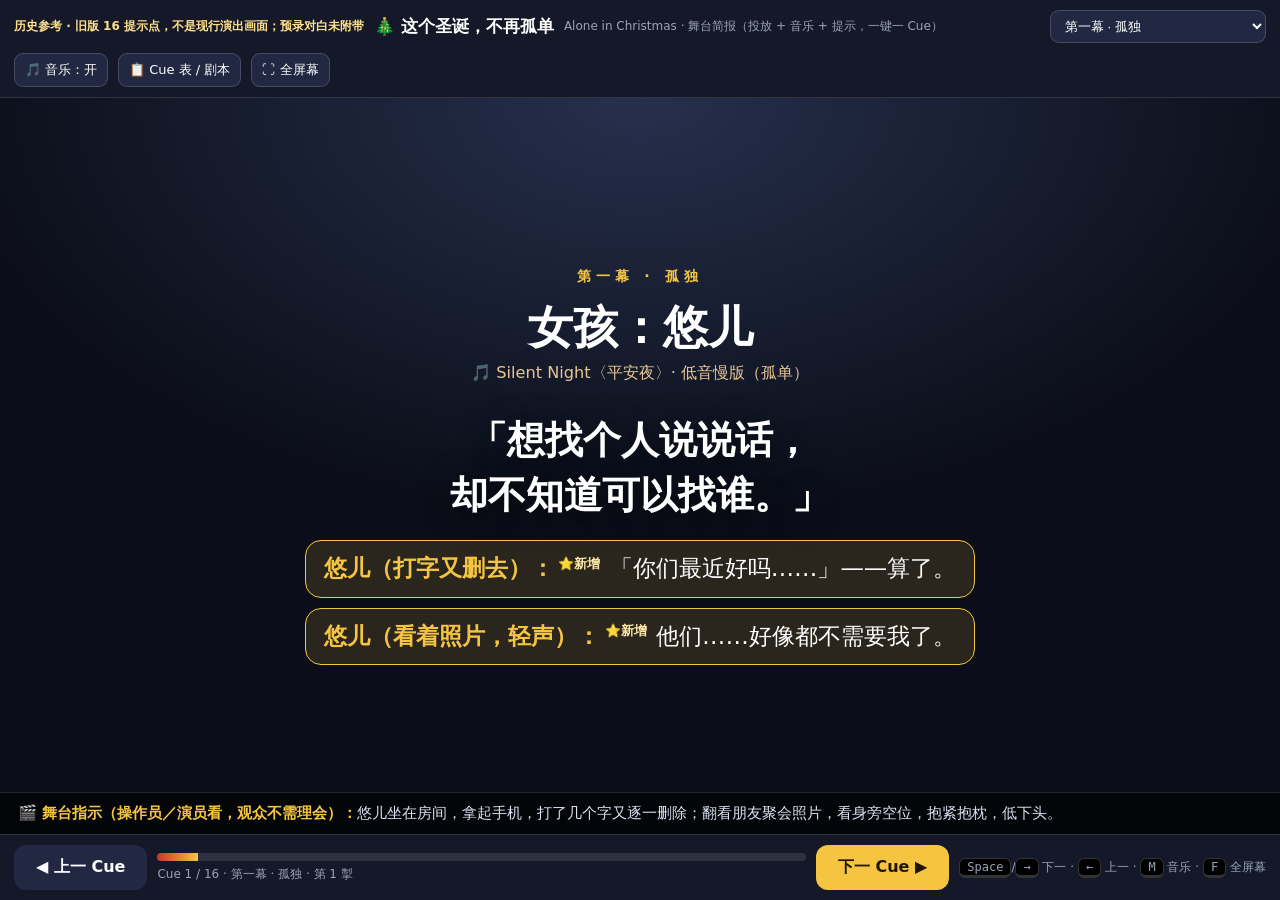
<file: archive/16-cue/index.html>
<!DOCTYPE html>
<html lang="zh-Hans">
<head>
<meta charset="UTF-8">
<meta name="viewport" content="width=device-width, initial-scale=1.0">
<title>历史参考 · 16 提示点舞台简报</title>
<style>
  :root{--gold:#f5c542;--red:#c0392b;--ink:#10131f;--paper:#fff8ec;--mut:#9aa3b8}
  *{box-sizing:border-box}html,body{margin:0;height:100%;font-family:"PingFang TC","Microsoft JhengHei","Noto Sans TC",system-ui,sans-serif;background:#0b0e18;color:#fff}
  button{font:inherit;cursor:pointer;border:0}
  /* ---------- layout ---------- */
  #app{display:grid;grid-template-rows:auto 1fr auto;height:100dvh}
  header{display:flex;gap:10px;align-items:center;padding:10px 14px;background:#141828;border-bottom:1px solid #ffffff1f;flex-wrap:wrap}
  header b{font-size:17px}header .sub{color:var(--mut);font-size:12px}
  header select,header button.ghost{background:#232842;color:#fff;border:1px solid #ffffff2b;border-radius:9px;padding:7px 10px;font-size:13px}
  header .sp{flex:1}
  .on{background:var(--gold)!important;color:#201600!important;font-weight:700}
  /* ---------- stage ---------- */
  #stageWrap{position:relative;overflow:hidden;min-height:0}
  #stage{position:absolute;inset:0;display:flex;flex-direction:column;align-items:center;justify-content:center;text-align:center;padding:4vmin 6vmin;transition:background 1.2s}
  .s1{background:radial-gradient(1000px 600px at 50% 0%,#26304d,#0b0e18 70%)}
  .s2{background:radial-gradient(1000px 600px at 50% 0%,#3a3348,#12101e 70%)}
  .s3{background:radial-gradient(900px 600px at 50% 0%,#33222b,#0d0a12 75%)}
  .s4{background:radial-gradient(900px 600px at 50% 100%,#1c2742,#090c15 70%)}
  .s5{background:radial-gradient(1000px 700px at 50% 0%,#4a2333,#160d1e 65%)}
  .s6{background:radial-gradient(1100px 700px at 50% -10%,#6b2530,#1d1030 60%,#0d1330)}
  .s7{background:radial-gradient(900px 600px at 50% 0%,#31435e,#0c1220 70%)}
  .s8{background:radial-gradient(900px 600px at 50% 0%,#3d4463,#101426 70%)}
  .s9{background:radial-gradient(1100px 700px at 50% -10%,#7a4a1e,#2a1730 55%,#14224d)}
  .snow i{position:absolute;top:-4vh;color:#fff;opacity:.75;animation:fall linear infinite;font-style:normal;pointer-events:none}
  @keyframes fall{to{transform:translateY(112vh) rotate(40deg)}}
  #actTag{letter-spacing:.35em;color:var(--gold);font-size:clamp(12px,1.6vmin,16px);font-weight:700}
  #actTitle{font-size:clamp(26px,5vmin,52px);margin:.25em 0 .1em;font-weight:900}
  #musicTag{color:#ffd9a0;font-size:clamp(12px,1.8vmin,17px);opacity:.9}
  #ppt{margin-top:3.2vmin;max-width:1000px;font-size:clamp(22px,4.2vmin,46px);line-height:1.45;font-weight:800;text-shadow:0 4px 30px #0009;min-height:2.9em}
  #ppt .small{font-size:.62em;font-weight:600;color:#ffe9bd}
  #lines{margin-top:2vmin;display:flex;flex-direction:column;gap:10px;align-items:center;max-width:900px;width:100%}
  .line{background:#ffffff14;border:1px solid #ffffff26;backdrop-filter:blur(6px);border-radius:16px;padding:10px 18px;font-size:clamp(16px,2.6vmin,27px);line-height:1.5;animation:pop .45s both}
  .line b{color:var(--gold);margin-right:.4em}
  .line.new{border-color:var(--gold);background:#f5c54222}
  .line.new b::after{content:" ⭐新增";font-size:.55em;color:#ffe9a8;vertical-align:super}
  @keyframes pop{from{opacity:0;transform:translateY(14px) scale(.97)}}
  #dir{position:absolute;left:0;right:0;bottom:0;padding:10px 18px;background:#000a;color:#dbe2f2;font-size:clamp(12px,1.7vmin,16px);text-align:left;border-top:1px solid #ffffff1f}
  #dir b{color:var(--gold)}
  /* Scene 6 crowd */
  #crowd{display:none;width:100%;max-width:1100px;margin-top:2vmin}
  .s6on #crowd{display:block}
  .grp{display:flex;align-items:center;gap:14px;justify-content:center;margin:10px auto;background:#ffffff12;border:1px solid #ffffff22;border-radius:18px;padding:10px 16px;max-width:820px;opacity:0}
  .s6on .grp{animation:walk 0.9s forwards}
  .grp:nth-child(1){animation-delay:.3s}.grp:nth-child(2){animation-delay:5s}.grp:nth-child(3){animation-delay:10s}
  @keyframes walk{from{opacity:0;transform:translateX(-70px)}to{opacity:1;transform:none}}
  .grp .faces{font-size:clamp(24px,4vmin,40px);white-space:nowrap}
  .grp .who{text-align:left}.grp .who b{color:var(--gold);font-size:clamp(13px,2vmin,18px)}
  .grp .who div{font-size:clamp(14px,2.2vmin,21px);line-height:1.45}
  .girl{margin-top:8px;font-size:clamp(15px,2.2vmin,20px);color:#cdd6ec;opacity:0}
  .s6on .girl{animation:pop .8s 14.5s forwards}
  /* ---------- controls ---------- */
  footer{background:#141828;border-top:1px solid #ffffff1f;padding:10px 14px;display:flex;gap:10px;align-items:center;flex-wrap:wrap}
  #prev,#next{border-radius:12px;padding:12px 22px;font-weight:800}
  #prev{background:#232842;color:#fff}
  #next{background:var(--gold);color:#201600;font-size:16px}
  #prog{flex:1;min-width:160px}
  #bar{height:8px;background:#ffffff1c;border-radius:99px;overflow:hidden}#bar i{display:block;height:100%;background:linear-gradient(90deg,var(--red),var(--gold));width:0;transition:width .4s}
  #cueInfo{font-size:12px;color:var(--mut);margin-top:5px}
  footer button.ghost{background:#232842;color:#fff;border:1px solid #ffffff2b;border-radius:9px;padding:9px 12px;font-size:13px}
  kbd{background:#000;border:1px solid #ffffff33;border-bottom-width:3px;border-radius:6px;padding:1px 7px;font-size:12px}
  /* cue sheet drawer */
  #sheet{position:fixed;inset:auto 0 0 0;max-height:62dvh;overflow:auto;background:#0f1322f5;border-top:2px solid var(--gold);padding:18px 22px;display:none;z-index:5}
  #sheet.open{display:block}#sheet h2{margin:0 0 6px}#sheet p{color:var(--mut);line-height:1.7}
  #sheet table{border-collapse:collapse;width:100%;font-size:14px;line-height:1.6}
  #sheet th,#sheet td{border-bottom:1px solid #ffffff1c;padding:7px 9px;text-align:left;vertical-align:top}
  #sheet th{color:var(--gold)}#sheet tr.cur td{background:#f5c5421c}
  @media(max-width:640px){#dir{display:none}}
</style>
</head>
<body>
<div id="app">
  <header>
    <span class="sub" style="color:#ffe08b;font-weight:700">历史参考 · 旧版 16 提示点，不是现行演出画面；预录对白未附带</span>
    <b>🎄 这个圣诞，不再孤单</b><span class="sub">Alone in Christmas · 舞台简报（投放 + 音乐 + 提示，一键一 Cue）</span>
    <span class="sp"></span>
    <select id="jump" title="跳幕"></select>
    <button class="ghost" id="btnMusic">🎵 音乐：开</button>
    <button class="ghost" id="btnSheet">📋 Cue 表 / 剧本</button>
    <button class="ghost" id="btnFull">⛶ 全屏幕</button>
  </header>

  <div id="stageWrap">
    <div id="stage" class="s1">
      <div class="snow" id="snow"></div>
      <div id="actTag"></div><div id="actTitle"></div><div id="musicTag"></div>
      <div id="crowd">
        <div class="grp"><span class="faces">🧑‍🤝‍🧑📸🎁</span><span class="who"><b>第一组 · 朋友们（Abraham、欣美、Jessica、美玲、巧清）</b><div>「Merry Christmas！」🎄 「圣诞快乐！」 「来来来，我们一起拍照！」📸 「等一下，我先交换礼物！」🎁</div></span></div>
        <div class="grp"><span class="faces">💑✨</span><span class="who"><b>第二组 · 情侣（Louis 和女朋友）</b><div>「哇，你看那边的灯饰，好漂亮啊！」✨ 「Merry Christmas，谢谢你陪我过圣诞。」❤️</div></span></div>
        <div class="grp"><span class="faces">👨‍👩‍👧‍👦🎄</span><span class="who"><b>第三组 · 家庭（Samuel 夫妇一家人）</b><div>孩子：「哇！好漂亮啊！」😍 「圣诞节好热闹啊！」 爸爸妈妈：「慢一点，小心啊！」😄</div></span></div>
        <div class="girl">👧 悠儿独自穿过人群，低着头——大家都很快乐，只有她，显得格外孤独。</div>
      </div>
      <div id="ppt"></div><div id="lines"></div>
      <div id="dir"></div>
    </div>
  </div>

  <footer>
    <button id="prev">◀ 上一 Cue</button>
    <div id="prog"><div id="bar"><i></i></div><div id="cueInfo"></div></div>
    <button id="next">下一 Cue ▶</button>
    <span class="sub" style="color:var(--mut);font-size:12px"><kbd>Space</kbd>/<kbd>→</kbd> 下一 · <kbd>←</kbd> 上一 · <kbd>M</kbd> 音乐 · <kbd>F</kbd> 全屏幕</span>
  </footer>
</div>

<div id="sheet"><h2>📋 Cue 表（已 tune：由「逐句逐幅逐首」合并为一键一 Cue）</h2>
<p>原做法每句对白、每幅 PPT、每首音乐分开按，九幕要按几十下。现改为 <b style="color:#fff">16 个 Cue</b>：每一按同时出 PPT＋音乐/音效＋对白；
第六幕更只需 <b style="color:#fff">1 掣</b>，三组人群会自动依次出场讲对白（0s 朋友 → 5s 情侣 → 10s 家庭 → 14.5s 悠儿穿过人群）。⭐ = 今次新增／润饰的对白，用来带气氛，不改原剧情。完整剧本见 <b style="color:#fff">SCRIPT.md</b>。</p>
<table id="cueTable"><thead><tr><th>#</th><th>幕</th><th>这一掣会发生</th><th>音乐</th></tr></thead><tbody></tbody></table></div>

<script>
/* ================= MUSIC (Web Audio, no files needed) =================
   Each track = a well-known public-domain Christmas melody, re-arranged
   per scene (tempo / waveform / octave) so the music actually changes. */
const N={C4:261.63,D4:293.66,E4:329.63,F4:349.23,G4:392,A4:440,B4:493.88,C5:523.25,D5:587.33,E5:659.25,F5:698.46,G5:783.99,A5:880,E3:164.81,G3:196,A3:220,B3:246.94,C3:130.81,F3:174.61,D3:146.83,A2:110};
const TRACKS={
 silent:{name:"Silent Night〈平安夜〉· 慢板独奏钢琴感",wave:"sine",tempo:340,vol:.20,seq:[["G4",1],["A4",.5],["G4",.5],["E4",2],["G4",1],["A4",.5],["G4",.5],["E4",2],["D5",2],["D5",1],["B4",2],["C5",2],["C5",1],["G4",2],["E4",1],["G4",.5],["A4",.5],["G4",1],["E4",2]]},
 lonely:{name:"Silent Night〈平安夜〉· 低音慢版（孤单）",wave:"sine",tempo:560,vol:.14,oct:.5,seq:[["G4",1],["A4",.5],["G4",.5],["E4",3],["G4",1],["A4",.5],["G4",.5],["E4",3]]},
 busy:{name:"Deck the Halls · 急促轻快版（忙碌日常）",wave:"triangle",tempo:170,vol:.12,seq:[["C5",1],["B4",.5],["A4",.5],["G4",1],["A4",1],["B4",1],["G4",1],["E4",1],["F4",1],["G4",1],["A4",1],["B4",.5],["A4",.5],["G4",.5],["F4",.5],["E4",2]]},
 tense:{name:"低音单音 · 心跳式（坏消息）",wave:"sine",tempo:700,vol:.16,oct:.5,seq:[["E3",2],["E3",2],["D3",2],["E3",3]]},
 quiet:{name:"O Christmas Tree · 极弱音乐盒（躲在被子里）",wave:"sine",tempo:520,vol:.09,seq:[["C4",1],["F4",1.5],["F4",.5],["F4",1],["G4",1],["A4",1.5],["A4",.5],["A4",1]]},
 street:{name:"Jingle Bells〈铃儿响叮当〉· 远处热闹版",wave:"triangle",tempo:250,vol:.10,seq:[["E4",1],["E4",1],["E4",2],["E4",1],["E4",1],["E4",2],["G4",1.5],["C4",.5],["D4",1],["E4",3]]},
 festive:{name:"We Wish You a Merry Christmas + Jingle Bells · 热闹大合奏",wave:"triangle",tempo:215,vol:.18,seq:[["C4",1],["F4",1],["F4",.5],["G4",.5],["F4",.5],["E4",.5],["D4",1],["D4",1],["D4",1],["G4",1],["G4",.5],["A4",.5],["G4",.5],["F4",.5],["E4",1],["C4",1],["E4",1],["A4",1],["A4",.5],["B4",.5],["A4",.5],["G4",.5],["F4",1],["D4",1],["C4",.5],["D4",.5],["G4",1],["E4",2]]},
 gentle:{name:"Silent Night〈平安夜〉· 温柔钢琴（祷告）",wave:"sine",tempo:430,vol:.16,seq:[["G4",1],["A4",.5],["G4",.5],["E4",2],["G4",1],["A4",.5],["G4",.5],["E4",2],["C5",2],["B4",1],["A4",2],["A4",1],["E4",2]]},
 hopeful:{name:"Joy to the World〈普世欢腾〉· 光明版",wave:"triangle",tempo:300,vol:.15,seq:[["C5",2],["B4",1],["A4",1],["G4",2],["F4",1],["E4",1],["D4",1],["C4",2],["G4",1],["A4",1],["A4",1],["B4",1],["B4",1],["C5",3]]},
 finale:{name:"Joy to the World + We Wish You · 盼望大结局",wave:"triangle",tempo:235,vol:.19,seq:[["C5",2],["B4",1],["A4",1],["G4",2],["F4",1],["E4",1],["D4",1],["C4",2],["C4",1],["F4",1],["F4",.5],["G4",.5],["F4",.5],["E4",.5],["D4",1],["D4",1],["G4",1],["A4",1],["C5",3]]}
};
let AC=null,musicOn=true,curTrack=null,timer=null,step=0;
function playTrack(key){
  stopTrack(); if(!musicOn||!key) return; curTrack=key; step=0;
  AC=AC||new (window.AudioContext||window.webkitAudioContext)();
  const t=TRACKS[key];
  const tick=()=>{
    if(curTrack!==key) return;
    const [n,d]=t.seq[step%t.seq.length]; step++;
    const o=AC.createOscillator(),g=AC.createGain(),f=N[n]*(t.oct||1);
    o.type=t.wave;o.frequency.value=f;
    const now=AC.currentTime,dur=t.tempo*d/1000;
    g.gain.setValueAtTime(0,now);g.gain.linearRampToValueAtTime(t.vol,now+.03);
    g.gain.exponentialRampToValueAtTime(.0001,now+dur*.95);
    o.connect(g).connect(AC.destination);o.start(now);o.stop(now+dur);
    const h=AC.createOscillator(),hg=AC.createGain();h.type="sine";h.frequency.value=f/2;
    hg.gain.setValueAtTime(t.vol*.35,now);hg.gain.exponentialRampToValueAtTime(.0001,now+dur*.9);
    h.connect(hg).connect(AC.destination);h.start(now);h.stop(now+dur);
    timer=setTimeout(tick,t.tempo*d);
  }; tick();
}
function stopTrack(){curTrack=null;if(timer)clearTimeout(timer)}
function sfx(kind){ if(!musicOn)return; AC=AC||new (window.AudioContext||window.webkitAudioContext)();
  const now=AC.currentTime,beep=(fq,t0,d,v=.12)=>{const o=AC.createOscillator(),g=AC.createGain();o.type="sine";o.frequency.value=fq;g.gain.setValueAtTime(v,now+t0);g.gain.exponentialRampToValueAtTime(.0001,now+t0+d);o.connect(g).connect(AC.destination);o.start(now+t0);o.stop(now+t0+d)};
  if(kind==="msg"){beep(880,0,.15);beep(1318,.16,.25)}
  if(kind==="alarm"){for(let i=0;i<4;i++)beep(1046,i*.22,.14,.14)}
  if(kind==="phone"){beep(1046,0,.3);beep(1046,.4,.3)}
  if(kind==="firework"){beep(180,0,.7,.06);beep(1200,.5,.4,.05);beep(1560,.62,.5,.05)}
}

/* ================= SCRIPT DATA — 9 幕, 16 Cues ================= */
/* cue: {ppt, dir, lines:[[who,text,isNew]], track, sfx, crowd} */
const SCENES=[
{t:"第一幕 · 孤独",sub:"女孩：悠儿",cls:"s1",cues:[
 {track:"lonely",ppt:"「想找个人说说话，<br>却不知道可以找谁。」",dir:"悠儿坐在房间，拿起手机，打了几个字又逐一删除；翻看朋友聚会照片，看身旁空位，抱紧抱枕，低下头。",lines:[["悠儿（打字又删去）","「你们最近好吗……」——算了。",1],["悠儿（看着照片，轻声）","他们……好像都不需要我了。",1]]},
]},
{t:"第二幕 · 现实",sub:"闹钟 · 工作 · 账单",cls:"s2",cues:[
 {track:"busy",sfx:"alarm",ppt:"「生活不会因为我累了，<br>就停下来。」",dir:"闹钟响起，急忙穿外套上班；电话、讯息接连而来，不停接听、记录。回家拆账单、看钱包、低头计算，疲惫揉额头。",lines:[["悠儿（接电话）","喂，好、好，我马上处理……",1],["悠儿（看着账单，叹气）","这个月……又要再省一点了。",1]]},
]},
{t:"第三幕 · 无法掌控",sub:"一通电话",cls:"s3",cues:[
 {track:"tense",ppt:"「有些事，再努力，<br>也无法挽留。」",dir:"整理好账单，深呼吸准备继续面对。突然电话响起——接听后愣住，想开口却说不出话。",lines:[["📞 预录对白（电话音）","喂，请问是悠儿吗？我是医院……你家人刚刚……对不起，我们已经尽力了。",0],["悠儿（颤抖）","……你说什么？不可能……",1]]},
 {track:"tense",ppt:"「当所有的不幸接踵而来，<br>我还能依靠谁？」",dir:"电话缓缓垂下，伸手想扶椅子，最后坐下，掩面哭泣。灯光渐暗。",lines:[]},
]},
{t:"第四幕 · 群组讯息",sub:"圣诞快乐……但我快乐不起来",cls:"s4",cues:[
 {track:"quiet",sfx:"msg",ppt:"📱 朋友群组<br><span class='small'>朋友A：「Merry Christmas！🎄❤️」<br>朋友B：「圣诞快乐！今晚大家出来聚一聚吧！」<br>朋友C：「好啊！一起去看圣诞表演！」<br>朋友D：「你呢？要不要一起来？」</span>",dir:"🔔 讯息提示声。悠儿拿起手机，看着群组，沉默一会，没有回复，慢慢放下手机，轻轻摇头，躺到床上拉起被子把自己藏起来。",lines:[["悠儿（看着手机，低声）","我也想去……可是，我真的没有力气了。",1]]},
 {track:"quiet",ppt:"「有时候，不是不想快乐，<br>而是真的没有力气快乐。」",dir:"灯光只剩床边一盏小灯，音乐极弱。停顿 3 秒才转场，让观众感受那份安静。",lines:[]},
]},
{t:"第五幕 · 圣诞夜的街头",sub:"窗外的热闹",cls:"s5",cues:[
 {track:"street",sfx:"firework",ppt:"🎆 灿烂烟花 · 圣诞灯饰<br>热闹的街道",dir:"🎆 烟花声、欢呼声、远处圣诞歌。悠儿被吵醒，坐起身望向窗外，轻轻叹气、摇头，起身穿外套、围围巾，决定出去走走。",lines:[["悠儿（望窗外）","外面好热闹……为什么我一点也开心不起来？",1],["悠儿（围上围巾）","出去走走吧……总好过一个人留在这里。",1]]},
]},
{t:"第六幕 · 人群之中 ⭐重点加戏",sub:"三组人群依次出场 · 只要按 1 掣",cls:"s6",cues:[
 {track:"festive",crowd:1,ppt:"",dir:"【自动演出，不用再按】0s 朋友组有说有笑拍照、交换礼物 → 5s 情侣牵手看灯饰 → 10s 家庭孩子兴奋指着装饰 → 14.5s 悠儿低头穿过人群。灯光全场最光最暖，衬托她的孤独。",lines:[]},
 {track:"festive",ppt:"「原来最深的孤独，<br>不是身边没有人，<br>而是在人群之中，<br>仍然觉得自己孤单。」",dir:"音乐慢慢收细，人群定格／退场，只剩悠儿在台中。停顿 2 秒，转第七幕。",lines:[["悠儿（望着人群，轻声）","原来这么多人……也可以这么孤单。",1]]},
]},
{t:"第七幕 · 长椅与祷告",sub:"男孩：方炜",cls:"s7",cues:[
 {track:"gentle",ppt:"",dir:"街头长椅。悠儿坐下，双眼放空望远方，无视身旁的男孩方炜。男孩看着她，轻声问——没有追问，只是安静陪伴。",lines:[["👦 方炜","你还好吗？"],["悠儿","（没有回答，只是轻轻摇头，眼泪慢慢流下）",0]]},
 {track:"gentle",ppt:"🙏 预录祷告<br><span class='small'>「亲爱的主耶稣，虽然我不知道她经历了甚么，但祢都知道。求祢安慰她受伤的心，擦干她的眼泪。让她知道，即使在最孤独的时候，她也不是一个人。因为祢一直爱着她。奉主耶稣基督的名祷告，阿们。」</span>",dir:"方炜：虽然我不知道你经历了甚么，但如果你愿意，我可以为你祷告吗？悠儿惊讶，犹豫片刻，轻轻点头。男孩低头合十祷告。祷告后，女孩慢慢抬起头。",lines:[["👦 方炜","虽然我不知道你经历了甚么，但如果你愿意，我可以为你祷告吗？"]]},
]},
{t:"第八幕 · 因为耶稣爱你",sub:"方炜的见证",cls:"s8",cues:[
 {track:"gentle",ppt:"",dir:"祷告结束，悠儿慢慢抬起头，问他为何为陌生人祷告。",lines:[["👧 悠儿","你为甚么要为我祷告？我们又不认识。"],["👦 方炜","因为耶稣爱你。"],["👧 悠儿","耶稣……爱我？"]]},
 {track:"hopeful",ppt:"「你看见的笑容背后，<br>也许藏着一段<br>不为人知的故事。」",dir:"PPT 配合男孩过去困境画面。旁白预录：男孩曾经历痛苦、失落，也曾觉得无法再坚持；但在最无助时认识耶稣，透过信仰与身边人的陪伴，重新找到面对生活的力量。",lines:[["👦 方炜","我以前也以为，只有自己这么痛苦。"],["👦 方炜","后来才发现，原来每个人都有不容易的时候。"],["👦 方炜","相信耶稣，不代表人生从此没有困难。"],["👦 方炜","但我知道，无论发生甚么事，我都不需要独自面对。"]]},
]},
{t:"第九幕 · 故事还没有结束",sub:"一起去看圣诞话剧",cls:"s9",cues:[
 {track:"hopeful",ppt:"",dir:"方炜温柔鼓励。悠儿低下头，慢慢擦干眼泪，表情开始柔和。",lines:[["👦 方炜","我不知道你的困难甚么时候会过去。"],["👦 方炜","但我相信，你的故事还没有结束。"],["👦 方炜","不要放弃，好吗？因为耶稣爱你。"]]},
 {track:"finale",sfx:"msg",ppt:"",dir:"方炜看时间：哎呀，圣诞话剧快开始了！🔔 讯息声，朋友们（全部约瑟组员）来到。众人热情邀请，悠儿犹豫，看了看大家，终于轻轻点头，露出久违笑容。众人围绕她一起走向出口。",lines:[["👦 方炜","哎呀！圣诞话剧快开始了！"],["Jessica","Hey！我们到了！"],["欣美","快点！圣诞话剧要开始啦！"],["👥 朋友们 ⭐","来啦来啦，一起去！你也一起来啊！",1],["👦 方炜","对了！你要不要跟我们一起去看？"]]},
 {track:"finale",ppt:"「这个圣诞节，<br>也许你的世界仍有黑暗……」<br><br>「但有一道光，从未离开。」<br><br>✨「因为耶稣爱你。」",dir:"音乐推上最高点，灯光全开，众人回头向观众微笑／挥手谢幕。停留至少 8 秒才熄灯。",lines:[["👥 众人 ⭐","Merry Christmas！耶稣爱你！",1]]},
]},
];
/* flatten */
const FLAT=[];SCENES.forEach((s,si)=>s.cues.forEach((c,ci)=>FLAT.push({si,ci,...c})));
let idx=0;
const $=id=>document.getElementById(id);
for(let i=0;i<70;i++){const s=document.createElement("i");s.textContent="❄";s.style.left=Math.random()*100+"vw";s.style.fontSize=6+Math.random()*12+"px";s.style.animationDuration=7+Math.random()*9+"s";s.style.animationDelay=-Math.random()*10+"s";$("snow").appendChild(s)}
$("jump").innerHTML=SCENES.map((s,i)=>`<option value="${i}">第${"一二三四五六七八九"[i]}幕 · ${s.t.split("·")[1]||s.t}</option>`).join("");
$("cueTable").querySelector("tbody").innerHTML=FLAT.map((c,i)=>`<tr data-i="${i}"><td>${i+1}</td><td>${SCENES[c.si].t}</td><td>${c.ppt?c.ppt.replace(/<br>/g," ").replace(/<[^>]+>/g,""):"（演出／对白）"}${c.crowd?" ※三组自动出场":""}</td><td>${TRACKS[c.track].name}</td></tr>`).join("");

function render(){
  const c=FLAT[idx],s=SCENES[c.si];
  const st=$("stage");st.className=s.cls+(c.crowd?" s6on":"");
  $("actTag").textContent=s.t;$("actTitle").textContent=s.sub;
  $("musicTag").textContent="🎵 "+TRACKS[c.track].name+(c.sfx?"　·　🔔 音效":"");
  $("ppt").innerHTML=c.ppt||"";
  $("lines").innerHTML=(c.lines||[]).map(l=>`<div class="line${l[2]?" new":""}"><b>${l[0]}：</b>${l[1]}</div>`).join("");
  $("dir").innerHTML="<b>🎬 舞台指示（操作员／演员看，观众不需理会）：</b>"+c.dir;
  $("bar").firstElementChild.style.width=((idx+1)/FLAT.length*100)+"%";
  $("cueInfo").textContent=`Cue ${idx+1} / ${FLAT.length} · ${s.t} · 第 ${c.ci+1} 掣`;
  $("jump").value=c.si;
  document.querySelectorAll("#cueTable tr").forEach(r=>r.classList.toggle("cur",+r.dataset.i===idx));
  playTrack(c.track); if(c.sfx)setTimeout(()=>sfx(c.sfx),350);
}
function go(d){idx=Math.min(FLAT.length-1,Math.max(0,idx+d));render()}
$("next").onclick=()=>go(1);$("prev").onclick=()=>go(-1);
$("stageWrap").addEventListener("click",e=>{if(e.target.closest("#dir"))return;go(1)});
$("jump").onchange=e=>{const si=+e.target.value;idx=FLAT.findIndex(c=>c.si===si);render()};
$("btnMusic").onclick=e=>{musicOn=!musicOn;e.target.textContent=musicOn?"🎵 音乐：开":"🔇 音乐：关";e.target.classList.toggle("on",!musicOn);musicOn?render():stopTrack()};
$("btnFull").onclick=()=>document.documentElement.requestFullscreen?.();
$("btnSheet").onclick=()=>$("sheet").classList.toggle("open");
document.addEventListener("keydown",e=>{
  if(e.key===" "||e.key==="ArrowRight"){e.preventDefault();go(1)}
  else if(e.key==="ArrowLeft")go(-1);
  else if(e.key.toLowerCase()==="m")$("btnMusic").click();
  else if(e.key.toLowerCase()==="f")$("btnFull").click();
  else if(e.key.toLowerCase()==="c")$("sheet").classList.toggle("open");
});
render();
</script>
</body>
</html>
</file>
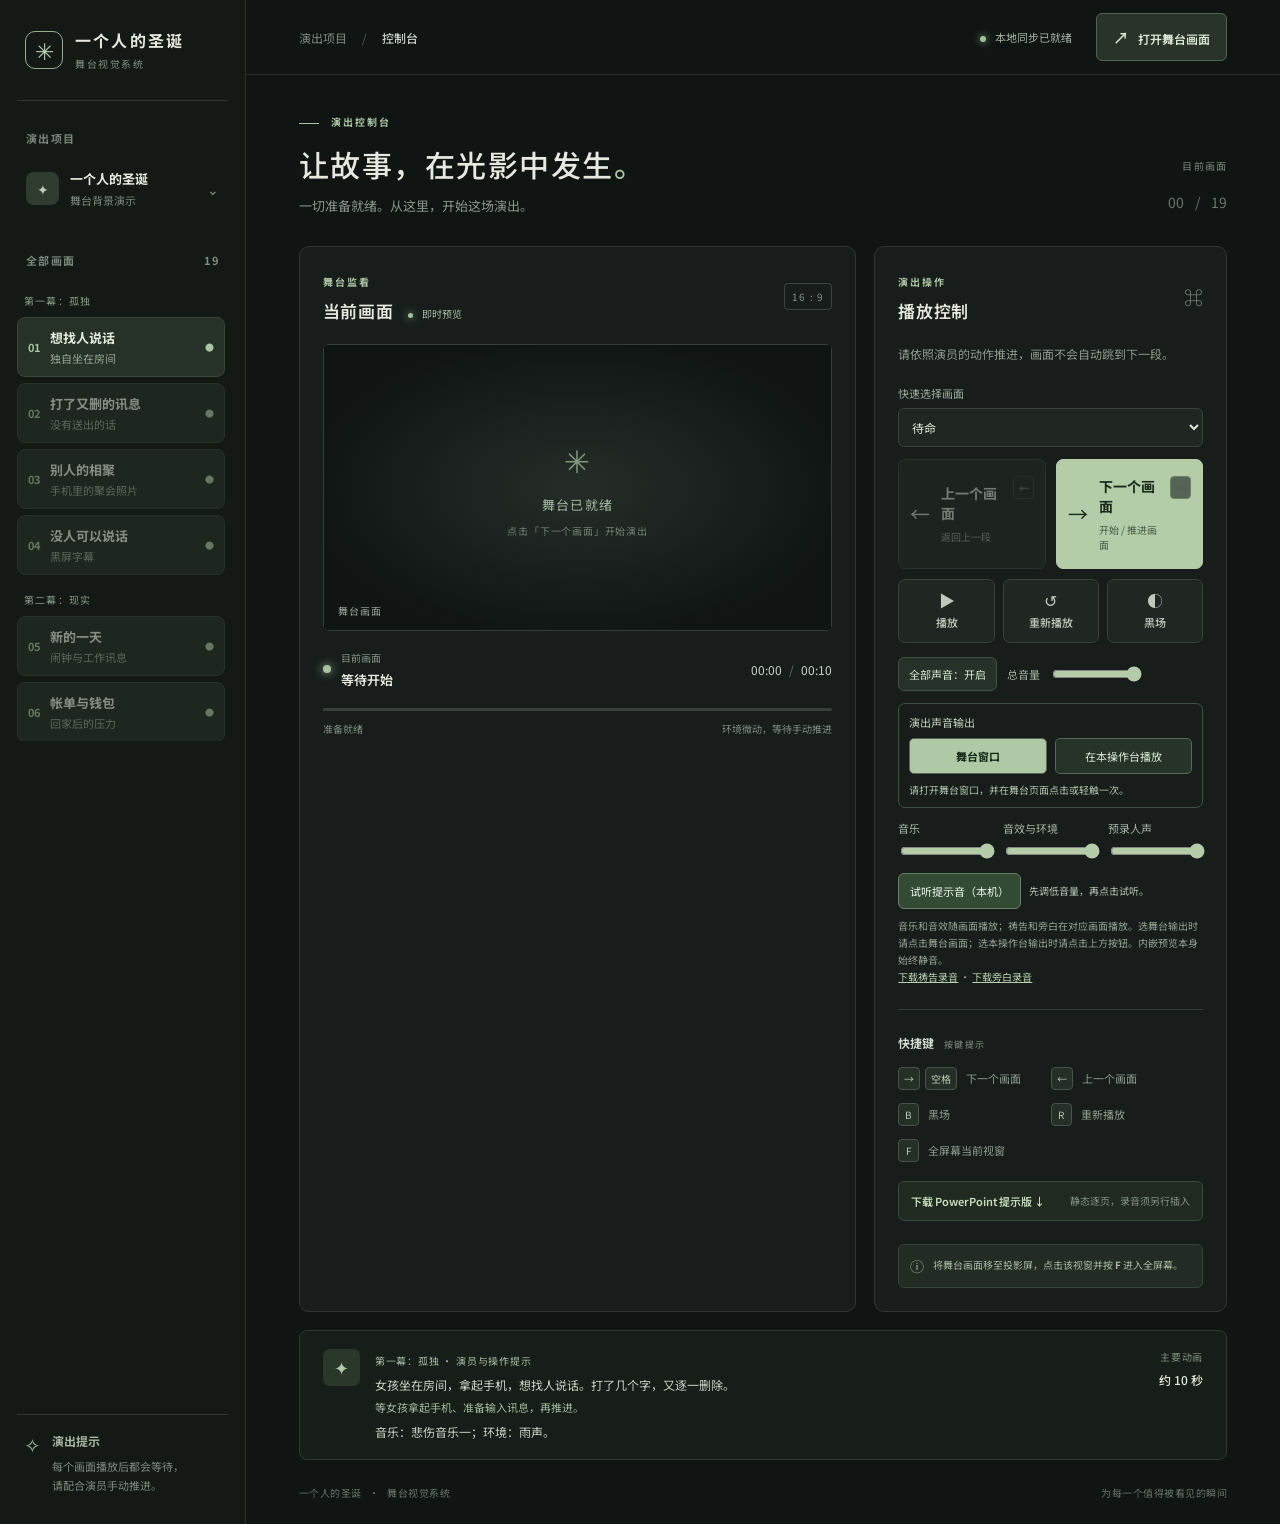
<file: operator.html>
<!doctype html>
<html lang="zh-Hans"><head><meta charset="utf-8"><meta name="viewport" content="width=device-width, initial-scale=1"><meta name="theme-color" content="#101414"><title>演出控制台 · 一个人的圣诞</title><link rel="stylesheet" href="assets/fonts/noto-sans-sc/index.css"><link rel="stylesheet" href="css/operator.css"></head>
<body>
<div class="app-shell">
  <aside class="sidebar">
    <div class="brand"><div class="brand-mark">✳</div><div><div class="brand-title">一个人的圣诞</div><div class="brand-sub">舞台视觉系统</div></div></div>
    <div class="sidebar-divider"></div>
    <div class="side-label">演出项目</div>
    <div class="project-card"><span class="project-icon">✦</span><span><strong>一个人的圣诞</strong><small>舞台背景演示</small></span><span class="project-chevron">⌄</span></div>
    <div class="side-label scene-label">全部画面 <span id="scene-count">01</span></div>
    <div id="scene-list" class="scene-list"></div>
    <div class="sidebar-bottom"><div class="side-note-icon">✧</div><div><strong>演出提示</strong><p>每个画面播放后都会等待，<br>请配合演员手动推进。</p></div></div>
  </aside>
  <main class="main">
    <header class="topbar"><div class="breadcrumb">演出项目 <span>/</span> <strong>控制台</strong></div><div class="top-right"><span class="connection"><i></i> 本地同步已就绪</span><button id="open-stage" class="open-stage"><span>↗</span> 打开舞台画面</button></div></header>
    <div class="content">
      <div class="page-heading"><div><div class="eyebrow"><span></span> 演出控制台</div><h1>让故事，在光影中发生<span>。</span></h1><p>一切准备就绪。从这里，开始这场演出。</p></div><div class="heading-index"><span>目前画面</span><strong><span id="current-heading">00</span> <em>/</em> <span id="total-heading">07</span></strong></div></div>
      <div class="dashboard">
        <section class="monitor-panel panel">
          <div class="panel-heading"><div><span class="section-kicker">舞台监看</span><h2>当前画面 <span class="live-tag"><i></i> 即时预览</span></h2></div><span class="monitor-ratio">16 : 9</span></div>
          <div class="preview-wrap"><iframe id="preview" src="index.html?preview=1" title="舞台画面即时预览" tabindex="-1"></iframe><div id="preview-wait" class="preview-wait"><span class="wait-symbol">✳</span><span>舞台已就绪</span><small>点击「下一个画面」开始演出</small></div><div class="preview-corner">舞台画面</div></div>
          <div class="monitor-footer"><div class="monitor-scene"><span class="scene-dot"></span><div><small>目前画面</small><strong id="current-title">等待开始</strong></div></div><div class="monitor-time"><span id="elapsed">00:00</span><span class="time-divider">/</span><span id="duration">00:40</span></div></div>
          <div class="progress-track"><div id="progress"></div></div>
          <div class="progress-labels"><span id="status-text">准备就绪</span><span>环境微动，等待手动推进</span></div>
        </section>
        <section class="control-panel panel"><div class="panel-heading"><div><span class="section-kicker">演出操作</span><h2>播放控制</h2></div><span class="control-icon">⌘</span></div><p class="control-description">请依照演员的动作推进，画面不会自动跳到下一段。</p>
          <label class="cue-select-label" for="cue-select">快速选择画面</label><select id="cue-select" class="cue-select"><option value="-1">待命</option></select><div class="primary-controls"><button id="previous" class="control-button previous"><span class="button-icon">←</span><span>上一个画面<small>返回上一段</small></span><kbd>←</kbd></button><button id="next" class="control-button next"><span class="button-icon">→</span><span>下一个画面<small>开始 / 推进画面</small></span><kbd>→</kbd></button></div>
          <div class="secondary-controls"><button id="play"><span>Ⅱ</span><strong>暂停</strong></button><button id="restart"><span>↺</span><strong>重新播放</strong></button><button id="black"><span>◐</span><strong>黑场</strong></button></div>
          <div class="audio-controls"><button id="audio-toggle" type="button">全部声音：开启</button><label for="audio-volume">总音量</label><input id="audio-volume" type="range" min="0" max="1" step="0.05" value="1"></div><div class="audio-output"><div class="audio-output-title">演出声音输出</div><div class="audio-output-buttons"><button id="output-stage" type="button">舞台窗口</button><button id="output-operator" type="button">在本操作台播放</button></div><p id="output-status" aria-live="polite">请打开舞台窗口并点击画面启用声音。</p></div><div class="audio-mix"><label for="music-volume">音乐 <input id="music-volume" type="range" min="0" max="1" step="0.05" value="1"></label><label for="effects-volume">音效与环境 <input id="effects-volume" type="range" min="0" max="1" step="0.05" value="1"></label><label for="voice-volume">预录人声 <input id="voice-volume" type="range" min="0" max="1" step="0.05" value="1"></label></div><div class="audio-test"><button id="test-sfx" type="button">试听提示音（本机）</button><span id="test-sfx-status" aria-live="polite">先调低音量，再点击试听。</span></div><p class="audio-hint">音乐和音效随画面播放；祷告和旁白在对应画面播放。选舞台输出时请点击舞台画面；选本操作台输出时请点击上方按钮。内嵌预览本身始终静音。<br><a href="assets/audio/prayer.mp3" download>下载祷告录音</a> · <a href="assets/audio/testimony.mp3" download>下载旁白录音</a></p><div class="control-divider"></div><div class="shortcut-heading">快捷键 <span>按键提示</span></div><div class="shortcuts"><div><kbd>→</kbd><kbd>空格</kbd><span>下一个画面</span></div><div><kbd>←</kbd><span>上一个画面</span></div><div><kbd>B</kbd><span>黑场</span></div><div><kbd>R</kbd><span>重新播放</span></div><div><kbd>F</kbd><span>全屏幕当前视窗</span></div></div>
          <div class="ppt-note"><a href="deliverables/stage-cues.pptx" download>下载 PowerPoint 提示版 ↓</a><small>静态逐页，录音须另行插入</small></div><div class="fullscreen-tip"><span>ⓘ</span><p>将舞台画面移至投影屏，点击该视窗并按 <b>F</b> 进入全屏幕。</p></div>
        </section>
      </div>
      <section class="up-next"><div class="up-icon">✦</div><div><span><span id="cue-act">第一幕</span> · 演员与操作提示</span><p id="scene-description">女孩坐在床边，拿起手机。</p><p id="operator-cue" class="operator-cue"></p><p id="audio-cue" class="audio-cue"></p></div><div class="up-meta"><span>主要动画</span><strong id="scene-length">约 15 秒</strong></div></section>
      <footer><span>一个人的圣诞 <i>·</i> 舞台视觉系统</span><span>为每一个值得被看见的瞬间</span></footer>
    </div>
  </main>
</div><script type="module" src="js/operatorController.js?v=audio3"></script></body></html>
</file>
<file: assets/fonts/noto-sans-sc/index.css>
/* noto-sans-sc-[4]-wght-normal */
@font-face {
  font-family: 'Noto Sans SC Variable';
  font-style: normal;
  font-display: swap;
  font-weight: 100 900;
  src: url(./files/noto-sans-sc-4-wght-normal.woff2) format('woff2-variations');
  unicode-range: U+1f1e9-1f1f5,U+1f1f7-1f1ff,U+1f21a,U+1f232,U+1f234-1f237,U+1f250-1f251,U+1f300,U+1f302-1f308,U+1f30a-1f311,U+1f315,U+1f319-1f320,U+1f324,U+1f327,U+1f32a,U+1f32c-1f32d,U+1f330-1f357,U+1f359-1f37e;
}

/* noto-sans-sc-[5]-wght-normal */
@font-face {
  font-family: 'Noto Sans SC Variable';
  font-style: normal;
  font-display: swap;
  font-weight: 100 900;
  src: url(./files/noto-sans-sc-5-wght-normal.woff2) format('woff2-variations');
  unicode-range: U+fee3,U+fef3,U+ff03-ff04,U+ff07,U+ff0a,U+ff17-ff19,U+ff1c-ff1d,U+ff20-ff3a,U+ff3c,U+ff3e-ff5b,U+ff5d,U+ff61-ff65,U+ff67-ff6a,U+ff6c,U+ff6f-ff78,U+ff7a-ff7d,U+ff80-ff84,U+ff86,U+ff89-ff8e,U+ff92,U+ff97-ff9b,U+ff9d-ff9f,U+ffe0-ffe4,U+ffe6,U+ffe9,U+ffeb,U+ffed,U+fffc,U+1f004,U+1f170-1f171,U+1f192-1f195,U+1f198-1f19a,U+1f1e6-1f1e8;
}

/* noto-sans-sc-[6]-wght-normal */
@font-face {
  font-family: 'Noto Sans SC Variable';
  font-style: normal;
  font-display: swap;
  font-weight: 100 900;
  src: url(./files/noto-sans-sc-6-wght-normal.woff2) format('woff2-variations');
  unicode-range: U+f0a7,U+f0b2,U+f0b7,U+f0c9,U+f0d8,U+f0da,U+f0dc-f0dd,U+f0e0,U+f0e6,U+f0eb,U+f0fc,U+f101,U+f104-f105,U+f107,U+f10b,U+f11b,U+f14b,U+f18a,U+f193,U+f1d6-f1d7,U+f244,U+f27a,U+f296,U+f2ae,U+f471,U+f4b3,U+f610-f611,U+f880-f881,U+f8ec,U+f8f5,U+f8ff,U+f901,U+f90a,U+f92c-f92d,U+f934,U+f937,U+f941,U+f965,U+f967,U+f969,U+f96b,U+f96f,U+f974,U+f978-f979,U+f97e,U+f981,U+f98a,U+f98e,U+f997,U+f99c,U+f9b2,U+f9b5,U+f9ba,U+f9be,U+f9ca,U+f9d0-f9d1,U+f9dd,U+f9e0-f9e1,U+f9e4,U+f9f7,U+fa00-fa01,U+fa08,U+fa0a,U+fa11,U+fb01-fb02,U+fdfc,U+fe0e,U+fe30-fe31,U+fe33-fe44,U+fe49-fe52,U+fe54-fe57,U+fe59-fe66,U+fe68-fe6b,U+fe8e,U+fe92-fe93,U+feae,U+feb8,U+fecb-fecc,U+fee0;
}

/* noto-sans-sc-[21]-wght-normal */
@font-face {
  font-family: 'Noto Sans SC Variable';
  font-style: normal;
  font-display: swap;
  font-weight: 100 900;
  src: url(./files/noto-sans-sc-21-wght-normal.woff2) format('woff2-variations');
  unicode-range: U+9f83,U+9f85-9f8d,U+9f90-9f91,U+9f94-9f96,U+9f98,U+9f9b-9f9c,U+9f9e,U+9fa0,U+9fa2,U+9ff0-9fff,U+a001,U+a007,U+a025,U+a046-a047,U+a057,U+a072,U+a078-a079,U+a083,U+a085,U+a100,U+a118,U+a132,U+a134,U+a1f4,U+a242,U+a4a6,U+a4aa,U+a4b0-a4b1,U+a4b3,U+a9c1-a9c2,U+ac00-ac01,U+ac04,U+ac08,U+ac10-ac11,U+ac13-ac16,U+ac19,U+ac1c-ac1d,U+ac24,U+ac70-ac71,U+ac74,U+ac77-ac78,U+ac80-ac81,U+ac83,U+ac8c,U+ac90,U+ac9f-aca0,U+aca8-aca9,U+acac,U+acb0,U+acbd,U+acc1,U+acc4,U+ace0-ace1,U+ace4,U+ace8,U+acf3,U+acf5,U+acfc-acfd,U+ad00,U+ad0c,U+ad11,U+ad1c,U+ad34,U+ad50,U+ad64,U+ad6c,U+ad70,U+ad74,U+ad7f,U+ad81,U+ad8c,U+adc0,U+adc8,U+addc,U+ade0,U+adf8-adf9,U+adfc,U+ae00,U+ae08-ae09,U+ae0b,U+ae30,U+ae34,U+ae38,U+ae40,U+ae4a,U+ae4c,U+ae54,U+ae68,U+aebc,U+aed8,U+af2c-af2d;
}

/* noto-sans-sc-[22]-wght-normal */
@font-face {
  font-family: 'Noto Sans SC Variable';
  font-style: normal;
  font-display: swap;
  font-weight: 100 900;
  src: url(./files/noto-sans-sc-22-wght-normal.woff2) format('woff2-variations');
  unicode-range: U+9e30-9e33,U+9e35-9e3b,U+9e3e,U+9e40-9e44,U+9e46-9e4e,U+9e51,U+9e53,U+9e55-9e58,U+9e5a-9e5c,U+9e5e-9e63,U+9e66-9e6e,U+9e71,U+9e73,U+9e75,U+9e78-9e79,U+9e7c-9e7e,U+9e82,U+9e86-9e88,U+9e8b-9e8c,U+9e90-9e91,U+9e93,U+9e95,U+9e97,U+9e9d,U+9ea4-9ea5,U+9ea9-9eaa,U+9eb4-9eb5,U+9eb8-9eba,U+9ebc-9ebf,U+9ec3,U+9ec9,U+9ecd,U+9ed0,U+9ed2-9ed3,U+9ed5-9ed6,U+9ed9,U+9edc-9edd,U+9edf-9ee0,U+9ee2,U+9ee5,U+9ee7-9eea,U+9eef,U+9ef1,U+9ef3-9ef4,U+9ef6,U+9ef9,U+9efb-9efc,U+9efe,U+9f0b,U+9f0d,U+9f10,U+9f14,U+9f17,U+9f19,U+9f22,U+9f29,U+9f2c,U+9f2f,U+9f31,U+9f37,U+9f39,U+9f3d-9f3e,U+9f41,U+9f4a-9f4b,U+9f51-9f52,U+9f61-9f63,U+9f66-9f67,U+9f80-9f81;
}

/* noto-sans-sc-[23]-wght-normal */
@font-face {
  font-family: 'Noto Sans SC Variable';
  font-style: normal;
  font-display: swap;
  font-weight: 100 900;
  src: url(./files/noto-sans-sc-23-wght-normal.woff2) format('woff2-variations');
  unicode-range: U+9c82-9c83,U+9c85-9c8c,U+9c8e-9c92,U+9c94-9c9b,U+9c9e-9ca3,U+9ca5-9ca7,U+9ca9,U+9cab,U+9cad-9cae,U+9cb1-9cb7,U+9cb9-9cbd,U+9cbf-9cc0,U+9cc3,U+9cc5-9cc7,U+9cc9-9cd1,U+9cd3-9cda,U+9cdc-9cdd,U+9cdf,U+9ce1-9ce3,U+9ce5,U+9ce9,U+9cee-9cef,U+9cf3-9cf4,U+9cf6,U+9cfc-9cfd,U+9d02,U+9d08-9d09,U+9d12,U+9d1b,U+9d1e,U+9d26,U+9d28,U+9d37,U+9d3b,U+9d3f,U+9d51,U+9d59,U+9d5c-9d5d,U+9d5f-9d61,U+9d6c,U+9d70,U+9d72,U+9d7a,U+9d7e,U+9d84,U+9d89,U+9d8f,U+9d92,U+9daf,U+9db4,U+9db8,U+9dbc,U+9dc4,U+9dc7,U+9dc9,U+9dd7,U+9ddf,U+9df2,U+9df9-9dfa,U+9e0a,U+9e11,U+9e1a,U+9e1e,U+9e20,U+9e22,U+9e28-9e2c,U+9e2e-9e2f;
}

/* noto-sans-sc-[24]-wght-normal */
@font-face {
  font-family: 'Noto Sans SC Variable';
  font-style: normal;
  font-display: swap;
  font-weight: 100 900;
  src: url(./files/noto-sans-sc-24-wght-normal.woff2) format('woff2-variations');
  unicode-range: U+9a80,U+9a83,U+9a85,U+9a88-9a8a,U+9a8d-9a8e,U+9a90,U+9a92-9a93,U+9a95-9a96,U+9a98-9a99,U+9a9b-9aa2,U+9aa5,U+9aa7,U+9aaf-9ab1,U+9ab5-9ab6,U+9ab9-9aba,U+9ac0-9ac4,U+9ac8,U+9acb-9acc,U+9ace-9acf,U+9ad1-9ad2,U+9ad9,U+9adf,U+9ae1,U+9ae3,U+9aea-9aeb,U+9aed-9aef,U+9af4,U+9af9,U+9afb,U+9b03-9b04,U+9b06,U+9b08,U+9b0d,U+9b0f-9b10,U+9b13,U+9b18,U+9b1a,U+9b1f,U+9b22-9b23,U+9b25,U+9b27-9b28,U+9b2a,U+9b2f,U+9b31-9b32,U+9b3b,U+9b43,U+9b46-9b49,U+9b4d-9b4e,U+9b51,U+9b56,U+9b58,U+9b5a,U+9b5c,U+9b5f,U+9b61-9b62,U+9b6f,U+9b77,U+9b80,U+9b88,U+9b8b,U+9b8e,U+9b91,U+9b9f-9ba0,U+9ba8,U+9baa-9bab,U+9bad-9bae,U+9bb0-9bb1,U+9bb8,U+9bc9-9bca,U+9bd3,U+9bd6,U+9bdb,U+9be8,U+9bf0-9bf1,U+9c02,U+9c10,U+9c15,U+9c24,U+9c2d,U+9c32,U+9c39,U+9c3b,U+9c40,U+9c47-9c49,U+9c53,U+9c57,U+9c64,U+9c72,U+9c77-9c78,U+9c7b,U+9c7f-9c80;
}

/* noto-sans-sc-[25]-wght-normal */
@font-face {
  font-family: 'Noto Sans SC Variable';
  font-style: normal;
  font-display: swap;
  font-weight: 100 900;
  src: url(./files/noto-sans-sc-25-wght-normal.woff2) format('woff2-variations');
  unicode-range: U+98dd,U+98e1-98e2,U+98e7-98ea,U+98ec,U+98ee-98ef,U+98f2,U+98f4,U+98fc-98fe,U+9903,U+9905,U+9908,U+990a,U+990c-990d,U+9913-9914,U+9918,U+991a-991b,U+991e,U+9921,U+9928,U+992c,U+992e,U+9935,U+9938-9939,U+993d-993e,U+9945,U+994b-994c,U+9951-9952,U+9954-9955,U+9957,U+995e,U+9963,U+9966-9969,U+996b-996c,U+996f,U+9974-9975,U+9977-9979,U+997d-997e,U+9980-9981,U+9983-9984,U+9987,U+998a-998b,U+998d-9991,U+9993-9995,U+9997-9998,U+99a5,U+99ab,U+99ad-99ae,U+99b1,U+99b3-99b4,U+99bc,U+99bf,U+99c1,U+99c3-99c6,U+99cc,U+99d0,U+99d2,U+99d5,U+99db,U+99dd,U+99e1,U+99ed,U+99f1,U+99ff,U+9a01,U+9a03-9a04,U+9a0e-9a0f,U+9a11-9a13,U+9a19,U+9a1b,U+9a28,U+9a2b,U+9a30,U+9a32,U+9a37,U+9a40,U+9a45,U+9a4a,U+9a4d-9a4e,U+9a52,U+9a55,U+9a57,U+9a5a-9a5b,U+9a5f,U+9a62,U+9a65,U+9a69,U+9a6b,U+9a6e,U+9a75,U+9a77-9a7a,U+9a7d;
}

/* noto-sans-sc-[26]-wght-normal */
@font-face {
  font-family: 'Noto Sans SC Variable';
  font-style: normal;
  font-display: swap;
  font-weight: 100 900;
  src: url(./files/noto-sans-sc-26-wght-normal.woff2) format('woff2-variations');
  unicode-range: U+975b-975c,U+9763,U+9765-9766,U+976c-976d,U+9773,U+9776,U+977a,U+977c,U+9784-9785,U+978e-978f,U+9791-9792,U+9794-9795,U+9798,U+979a,U+979e,U+97a3,U+97a5-97a6,U+97a8,U+97ab-97ac,U+97ae-97af,U+97b2,U+97b4,U+97c6,U+97cb-97cc,U+97d3,U+97d8,U+97dc,U+97e1,U+97ea-97eb,U+97ee,U+97fb,U+97fe-97ff,U+9801-9803,U+9805-9806,U+9808,U+980c,U+9810-9814,U+9817-9818,U+981e,U+9820-9821,U+9824,U+9828,U+982b-982d,U+9830,U+9834,U+9838-9839,U+983c,U+9846,U+984d-984f,U+9851-9852,U+9854-9855,U+9857-9858,U+985a-985b,U+9862-9863,U+9865,U+9867,U+986b,U+986f-9871,U+9877-9878,U+987c,U+9880,U+9883,U+9885,U+9889,U+988b-988f,U+9893-9895,U+9899-989b,U+989e-989f,U+98a1-98a2,U+98a5-98a7,U+98a9,U+98af,U+98b1,U+98b6,U+98ba,U+98be,U+98c3-98c4,U+98c6-98c8,U+98cf-98d6,U+98da-98db;
}

/* noto-sans-sc-[27]-wght-normal */
@font-face {
  font-family: 'Noto Sans SC Variable';
  font-style: normal;
  font-display: swap;
  font-weight: 100 900;
  src: url(./files/noto-sans-sc-27-wght-normal.woff2) format('woff2-variations');
  unicode-range: U+95c4-95ca,U+95cc-95cd,U+95d4-95d6,U+95d8,U+95e1-95e2,U+95e9,U+95f0-95f1,U+95f3,U+95f6,U+95fc,U+95fe-95ff,U+9602-9604,U+9606-960d,U+960f,U+9611-9613,U+9615-9617,U+9619-961b,U+961d,U+9621,U+9628,U+962f,U+963c-963e,U+9641-9642,U+9649,U+9654,U+965b-965f,U+9661,U+9663,U+9665,U+9667-9668,U+966c,U+9670,U+9672-9674,U+9678,U+967a,U+967d,U+9682,U+9685,U+9688,U+968a,U+968d-968e,U+9695,U+9697-9698,U+969e,U+96a0,U+96a3-96a4,U+96a8,U+96aa,U+96b0-96b1,U+96b3-96b4,U+96b7-96b9,U+96bb-96bd,U+96c9,U+96cb,U+96ce,U+96d1-96d2,U+96d6,U+96d9,U+96db-96dc,U+96de,U+96e0,U+96e3,U+96e9,U+96eb,U+96f0-96f2,U+96f9,U+96ff,U+9701-9702,U+9705,U+9708,U+970a,U+970e-970f,U+9711,U+9719,U+9727,U+972a,U+972d,U+9730,U+973d,U+9742,U+9744,U+9748-9749,U+9750-9751,U+975a;
}

/* noto-sans-sc-[28]-wght-normal */
@font-face {
  font-family: 'Noto Sans SC Variable';
  font-style: normal;
  font-display: swap;
  font-weight: 100 900;
  src: url(./files/noto-sans-sc-28-wght-normal.woff2) format('woff2-variations');
  unicode-range: U+94f5,U+94f7,U+94f9,U+94fb-94fd,U+94ff,U+9503-9504,U+9506-9507,U+9509-950a,U+950d-950f,U+9511-9518,U+951a-9520,U+9522,U+9528-952d,U+9530-953a,U+953c-953f,U+9543-9546,U+9548-9550,U+9552-9555,U+9557-955b,U+955d-9568,U+956a-956d,U+9570-9574,U+9583,U+9586,U+9589,U+958e-958f,U+9591-9592,U+9594,U+9598-9599,U+959e-95a0,U+95a2-95a6,U+95a8-95b2,U+95b4,U+95b8-95c3;
}

/* noto-sans-sc-[29]-wght-normal */
@font-face {
  font-family: 'Noto Sans SC Variable';
  font-style: normal;
  font-display: swap;
  font-weight: 100 900;
  src: url(./files/noto-sans-sc-29-wght-normal.woff2) format('woff2-variations');
  unicode-range: U+941c-942b,U+942d-942e,U+9432-9433,U+9435,U+9438,U+943a,U+943e,U+9444,U+944a,U+9451-9452,U+945a,U+9462-9463,U+9465,U+9470-9487,U+948a-9492,U+9494-9498,U+949a,U+949c-949d,U+94a1,U+94a3-94a4,U+94a8,U+94aa-94ad,U+94af,U+94b2,U+94b4-94ba,U+94bc-94c0,U+94c4,U+94c6-94db,U+94de-94ec,U+94ee-94f1,U+94f3;
}

/* noto-sans-sc-[30]-wght-normal */
@font-face {
  font-family: 'Noto Sans SC Variable';
  font-style: normal;
  font-display: swap;
  font-weight: 100 900;
  src: url(./files/noto-sans-sc-30-wght-normal.woff2) format('woff2-variations');
  unicode-range: U+92ec-92ed,U+92f0,U+92f3,U+92f8,U+92fc,U+9304,U+9306,U+9310,U+9312,U+9315,U+9318,U+931a,U+931e,U+9320-9322,U+9324,U+9326-9329,U+932b-932c,U+932f,U+9331-9332,U+9335-9336,U+933e,U+9340-9341,U+934a-9360,U+9362-9363,U+9365-936b,U+936e,U+9375,U+937e,U+9382,U+938a,U+938c,U+938f,U+9393-9394,U+9396-9397,U+939a,U+93a2,U+93a7,U+93ac-93cd,U+93d0-93d1,U+93d6-93d8,U+93de-93df,U+93e1-93e2,U+93e4,U+93f8,U+93fb,U+93fd,U+940e-941a;
}

/* noto-sans-sc-[31]-wght-normal */
@font-face {
  font-family: 'Noto Sans SC Variable';
  font-style: normal;
  font-display: swap;
  font-weight: 100 900;
  src: url(./files/noto-sans-sc-31-wght-normal.woff2) format('woff2-variations');
  unicode-range: U+9163-9164,U+9169,U+9170,U+9172,U+9174,U+9179-917a,U+917d-917e,U+9182-9183,U+9185,U+918c-918d,U+9190-9191,U+919a,U+919c,U+91a1-91a4,U+91a8,U+91aa-91af,U+91b4-91b5,U+91b8,U+91ba,U+91be,U+91c0-91c1,U+91c6,U+91c8,U+91cb,U+91d0,U+91d2,U+91d7-91d8,U+91dd,U+91e3,U+91e6-91e7,U+91ed,U+91f0,U+91f5,U+91f9,U+9200,U+9205,U+9207-920a,U+920d-920e,U+9210,U+9214-9215,U+921c,U+921e,U+9221,U+9223-9227,U+9229-922a,U+922d,U+9234-9235,U+9237,U+9239-923a,U+923c-9240,U+9244-9246,U+9249,U+924e-924f,U+9251,U+9253,U+9257,U+925b,U+925e,U+9262,U+9264-9266,U+9268,U+926c,U+926f,U+9271,U+927b,U+927e,U+9280,U+9283,U+9285-928a,U+928e,U+9291,U+9293,U+9296,U+9298,U+929c-929d,U+92a8,U+92ab-92ae,U+92b3,U+92b6-92b7,U+92b9,U+92c1,U+92c5-92c6,U+92c8,U+92cc,U+92d0,U+92d2,U+92e4,U+92ea;
}

/* noto-sans-sc-[32]-wght-normal */
@font-face {
  font-family: 'Noto Sans SC Variable';
  font-style: normal;
  font-display: swap;
  font-weight: 100 900;
  src: url(./files/noto-sans-sc-32-wght-normal.woff2) format('woff2-variations');
  unicode-range: U+9004,U+900b,U+9011,U+9015-9016,U+901e,U+9021,U+9026,U+902d,U+902f,U+9031,U+9035-9036,U+9039-903a,U+9041,U+9044-9046,U+904a,U+904f-9052,U+9054-9055,U+9058-9059,U+905b-905e,U+9060-9062,U+9068-9069,U+906f,U+9072,U+9074,U+9076-907a,U+907c-907d,U+9081,U+9083,U+9085,U+9087-908b,U+908f,U+9095,U+9097,U+9099-909b,U+909d,U+90a0-90a1,U+90a8-90a9,U+90ac,U+90b0,U+90b2-90b4,U+90b6,U+90b8,U+90ba,U+90bd-90be,U+90c3-90c5,U+90c7-90c8,U+90cf-90d0,U+90d3,U+90d5,U+90d7,U+90da-90dc,U+90de,U+90e2,U+90e4,U+90e6-90e7,U+90ea-90eb,U+90ef,U+90f4-90f5,U+90f7,U+90fe-9100,U+9104,U+9109,U+910c,U+9112,U+9114-9115,U+9118,U+911c,U+911e,U+9120,U+9122-9123,U+9127,U+912d,U+912f-9132,U+9139-913a,U+9143,U+9146,U+9149-914a,U+914c,U+914e-9150,U+9154,U+9157,U+915a,U+915d-915e,U+9161-9162;
}

/* noto-sans-sc-[33]-wght-normal */
@font-face {
  font-family: 'Noto Sans SC Variable';
  font-style: normal;
  font-display: swap;
  font-weight: 100 900;
  src: url(./files/noto-sans-sc-33-wght-normal.woff2) format('woff2-variations');
  unicode-range: U+8e41-8e42,U+8e47,U+8e49-8e4b,U+8e50-8e53,U+8e59-8e5a,U+8e5f-8e60,U+8e64,U+8e69,U+8e6c,U+8e70,U+8e74,U+8e76,U+8e7a-8e7c,U+8e7f,U+8e84-8e85,U+8e87,U+8e89,U+8e8b,U+8e8d,U+8e8f-8e90,U+8e94,U+8e99,U+8e9c,U+8e9e,U+8eaa,U+8eac,U+8eb0,U+8eb6,U+8ec0,U+8ec6,U+8eca-8ece,U+8ed2,U+8eda,U+8edf,U+8ee2,U+8eeb,U+8ef8,U+8efb-8efe,U+8f03,U+8f09,U+8f0b,U+8f12-8f15,U+8f1b,U+8f1d,U+8f1f,U+8f29-8f2a,U+8f2f,U+8f36,U+8f38,U+8f3b,U+8f3e-8f3f,U+8f44-8f45,U+8f49,U+8f4d-8f4e,U+8f5f,U+8f6b,U+8f6d,U+8f71-8f73,U+8f75-8f76,U+8f78-8f7a,U+8f7c,U+8f7e,U+8f81-8f82,U+8f84,U+8f87,U+8f8a-8f8b,U+8f8d-8f8f,U+8f94-8f95,U+8f97-8f9a,U+8fa6,U+8fad-8faf,U+8fb2,U+8fb5-8fb7,U+8fba-8fbc,U+8fbf,U+8fc2,U+8fcb,U+8fcd,U+8fd3,U+8fd5,U+8fd7,U+8fda,U+8fe2-8fe5,U+8fe8-8fe9,U+8fee,U+8ff3-8ff4,U+8ff8,U+8ffa;
}

/* noto-sans-sc-[34]-wght-normal */
@font-face {
  font-family: 'Noto Sans SC Variable';
  font-style: normal;
  font-display: swap;
  font-weight: 100 900;
  src: url(./files/noto-sans-sc-34-wght-normal.woff2) format('woff2-variations');
  unicode-range: U+8cbd,U+8cbf-8cc4,U+8cc7-8cc8,U+8cca,U+8ccd,U+8cd1,U+8cd3,U+8cdb-8cdc,U+8cde,U+8ce0,U+8ce2-8ce4,U+8ce6-8ce8,U+8cea,U+8ced,U+8cf4,U+8cf8,U+8cfa,U+8cfc-8cfd,U+8d04-8d05,U+8d07-8d08,U+8d0a,U+8d0d,U+8d0f,U+8d13-8d14,U+8d16,U+8d1b,U+8d20,U+8d30,U+8d32-8d33,U+8d36,U+8d3b,U+8d3d,U+8d40,U+8d42-8d43,U+8d45-8d46,U+8d48-8d4a,U+8d4d,U+8d51,U+8d53,U+8d55,U+8d59,U+8d5c-8d5d,U+8d5f,U+8d61,U+8d66-8d67,U+8d6a,U+8d6d,U+8d71,U+8d73,U+8d84,U+8d90-8d91,U+8d94-8d95,U+8d99,U+8da8,U+8daf,U+8db1,U+8db5,U+8db8,U+8dba,U+8dbc,U+8dbf,U+8dc2,U+8dc4,U+8dc6,U+8dcb,U+8dce-8dcf,U+8dd6-8dd7,U+8dda-8ddb,U+8dde,U+8de1,U+8de3-8de4,U+8de9,U+8deb-8dec,U+8df0-8df1,U+8df6-8dfd,U+8e05,U+8e07,U+8e09-8e0a,U+8e0c,U+8e0e,U+8e10,U+8e14,U+8e1d-8e1f,U+8e23,U+8e26,U+8e2b-8e31,U+8e34-8e35,U+8e39-8e3a,U+8e3d,U+8e40;
}

/* noto-sans-sc-[35]-wght-normal */
@font-face {
  font-family: 'Noto Sans SC Variable';
  font-style: normal;
  font-display: swap;
  font-weight: 100 900;
  src: url(./files/noto-sans-sc-35-wght-normal.woff2) format('woff2-variations');
  unicode-range: U+8b80,U+8b83,U+8b8a,U+8b8c,U+8b90,U+8b93,U+8b99-8b9a,U+8ba0,U+8ba3,U+8ba5-8ba7,U+8baa-8bac,U+8bb4-8bb5,U+8bb7,U+8bb9,U+8bc2-8bc3,U+8bc5,U+8bcb-8bcc,U+8bce-8bd0,U+8bd2-8bd4,U+8bd6,U+8bd8-8bd9,U+8bdc,U+8bdf,U+8be3-8be4,U+8be7-8be9,U+8beb-8bec,U+8bee,U+8bf0,U+8bf2-8bf3,U+8bf6,U+8bf9,U+8bfc-8bfd,U+8bff-8c00,U+8c02,U+8c04,U+8c06-8c07,U+8c0c,U+8c0f,U+8c11-8c12,U+8c14-8c1b,U+8c1d-8c21,U+8c24-8c25,U+8c27,U+8c2a-8c2c,U+8c2e-8c30,U+8c32-8c36,U+8c3f,U+8c47-8c4c,U+8c4e-8c50,U+8c54-8c56,U+8c62,U+8c68,U+8c6c,U+8c73,U+8c78,U+8c7a,U+8c82,U+8c85,U+8c89-8c8a,U+8c8d-8c8e,U+8c90,U+8c93-8c94,U+8c98,U+8c9d-8c9e,U+8ca0-8ca2,U+8ca7-8cac,U+8caf-8cb0,U+8cb3-8cb4,U+8cb6-8cb9,U+8cbb-8cbc;
}

/* noto-sans-sc-[36]-wght-normal */
@font-face {
  font-family: 'Noto Sans SC Variable';
  font-style: normal;
  font-display: swap;
  font-weight: 100 900;
  src: url(./files/noto-sans-sc-36-wght-normal.woff2) format('woff2-variations');
  unicode-range: U+8a15-8a18,U+8a1a-8a1b,U+8a1d,U+8a1f,U+8a22-8a23,U+8a25,U+8a2b,U+8a2d,U+8a31,U+8a33-8a34,U+8a36-8a38,U+8a3a,U+8a3c,U+8a3e,U+8a40-8a41,U+8a46,U+8a48,U+8a50,U+8a52,U+8a54-8a55,U+8a58,U+8a5b,U+8a5d-8a63,U+8a66,U+8a69-8a6b,U+8a6d-8a6e,U+8a70,U+8a72-8a73,U+8a7a,U+8a85,U+8a87,U+8a8a,U+8a8c-8a8d,U+8a90-8a92,U+8a95,U+8a98,U+8aa0-8aa1,U+8aa3-8aa6,U+8aa8-8aa9,U+8aac-8aae,U+8ab0,U+8ab2,U+8ab8-8ab9,U+8abc,U+8abe-8abf,U+8ac7,U+8acf,U+8ad2,U+8ad6-8ad7,U+8adb-8adc,U+8adf,U+8ae1,U+8ae6-8ae8,U+8aeb,U+8aed-8aee,U+8af1,U+8af3-8af4,U+8af7-8af8,U+8afa,U+8afe,U+8b00-8b02,U+8b07,U+8b0a,U+8b0c,U+8b0e,U+8b10,U+8b17,U+8b19,U+8b1b,U+8b1d,U+8b20-8b21,U+8b26,U+8b28,U+8b2c,U+8b33,U+8b39,U+8b3e-8b3f,U+8b41,U+8b45,U+8b49,U+8b4c,U+8b4f,U+8b57-8b58,U+8b5a,U+8b5c,U+8b5e,U+8b60,U+8b6c,U+8b6f-8b70,U+8b72,U+8b74,U+8b77,U+8b7d;
}

/* noto-sans-sc-[37]-wght-normal */
@font-face {
  font-family: 'Noto Sans SC Variable';
  font-style: normal;
  font-display: swap;
  font-weight: 100 900;
  src: url(./files/noto-sans-sc-37-wght-normal.woff2) format('woff2-variations');
  unicode-range: U+8882,U+8884-8886,U+8888,U+888f,U+8892-8893,U+889b,U+88a2,U+88a4,U+88a6,U+88a8,U+88aa,U+88ae,U+88b1,U+88b4,U+88b7,U+88bc,U+88c0,U+88c6-88c9,U+88ce-88cf,U+88d1-88d3,U+88d8,U+88db-88dd,U+88df,U+88e1-88e3,U+88e5,U+88e8,U+88ec,U+88f0-88f1,U+88f3-88f4,U+88fc-88fe,U+8900,U+8902,U+8906-8907,U+8909-890c,U+8912-8915,U+8918-891b,U+8921,U+8925,U+892b,U+8930,U+8932,U+8934,U+8936,U+893b,U+893d,U+8941,U+894c,U+8955-8956,U+8959,U+895c,U+895e-8960,U+8966,U+896a,U+896c,U+896f-8970,U+8972,U+897b,U+897e,U+8980,U+8983,U+8985,U+8987-8988,U+898c,U+898f,U+8993,U+8997,U+899a,U+89a1,U+89a7,U+89a9-89aa,U+89b2-89b3,U+89b7,U+89c0,U+89c7,U+89ca-89cc,U+89ce-89d1,U+89d6,U+89da,U+89dc,U+89de,U+89e5,U+89e7,U+89eb,U+89ef,U+89f1,U+89f3-89f4,U+89f8,U+89ff,U+8a01-8a03,U+8a07-8a0a,U+8a0e-8a0f,U+8a13;
}

/* noto-sans-sc-[38]-wght-normal */
@font-face {
  font-family: 'Noto Sans SC Variable';
  font-style: normal;
  font-display: swap;
  font-weight: 100 900;
  src: url(./files/noto-sans-sc-38-wght-normal.woff2) format('woff2-variations');
  unicode-range: U+86f4,U+86f8-86f9,U+86fb,U+86fe,U+8703,U+8706-870a,U+870d,U+8711-8713,U+871a,U+871e,U+8722-8723,U+8725,U+8729,U+872e,U+8731,U+8734,U+8737,U+873a-873b,U+873e-8740,U+8742,U+8747-8748,U+8753,U+8755,U+8757-8758,U+875d,U+875f,U+8762-8766,U+8768,U+876e,U+8770,U+8772,U+8775,U+8778,U+877b-877e,U+8782,U+8785,U+8788,U+878b,U+8793,U+8797,U+879a,U+879e-87a0,U+87a2-87a3,U+87a8,U+87ab-87ad,U+87af,U+87b3,U+87b5,U+87bd,U+87c0,U+87c4,U+87c6,U+87ca-87cb,U+87d1-87d2,U+87db-87dc,U+87de,U+87e0,U+87e5,U+87ea,U+87ec,U+87ee,U+87f2-87f3,U+87fb,U+87fd-87fe,U+8802-8803,U+8805,U+880a-880b,U+880d,U+8813-8816,U+8819,U+881b,U+881f,U+8821,U+8823,U+8831-8832,U+8835-8836,U+8839,U+883b-883c,U+8844,U+8846,U+884a,U+884e,U+8852-8853,U+8855,U+8859,U+885b,U+885d-885e,U+8862,U+8864,U+8869-886a,U+886e-886f,U+8872,U+8879,U+887d-887f;
}

/* noto-sans-sc-[39]-wght-normal */
@font-face {
  font-family: 'Noto Sans SC Variable';
  font-style: normal;
  font-display: swap;
  font-weight: 100 900;
  src: url(./files/noto-sans-sc-39-wght-normal.woff2) format('woff2-variations');
  unicode-range: U+8548,U+854e,U+8553,U+8556-8557,U+8559,U+855e,U+8561,U+8564-8565,U+8568-856a,U+856d,U+856f-8570,U+8572,U+8576,U+8579-857b,U+8580,U+8585-8586,U+8588,U+858a,U+858f,U+8591,U+8594,U+8599,U+859c,U+85a2,U+85a4,U+85a6,U+85a8-85a9,U+85ab-85ac,U+85ae,U+85b7-85b9,U+85be,U+85c1,U+85c7,U+85cd,U+85d0,U+85d3,U+85d5,U+85dc-85dd,U+85df-85e0,U+85e5-85e6,U+85e8-85ea,U+85f4,U+85f9,U+85fe-85ff,U+8602,U+8605-8607,U+860a-860b,U+8616,U+8618,U+861a,U+8627,U+8629,U+862d,U+8638,U+863c,U+863f,U+864d,U+864f,U+8652-8655,U+865b-865c,U+865f,U+8662,U+8667,U+866c,U+866e,U+8671,U+8675,U+867a-867c,U+867f,U+868b,U+868d,U+8693,U+869c-869d,U+86a1,U+86a3-86a4,U+86a7-86a9,U+86ac,U+86af-86b1,U+86b4-86b6,U+86ba,U+86c0,U+86c4,U+86c6,U+86c9-86ca,U+86cd-86d1,U+86d4,U+86d8,U+86de-86df,U+86e4,U+86e6,U+86e9,U+86ed,U+86ef-86f3;
}

/* noto-sans-sc-[40]-wght-normal */
@font-face {
  font-family: 'Noto Sans SC Variable';
  font-style: normal;
  font-display: swap;
  font-weight: 100 900;
  src: url(./files/noto-sans-sc-40-wght-normal.woff2) format('woff2-variations');
  unicode-range: U+83c5,U+83c8-83c9,U+83cb,U+83d1,U+83d3-83d6,U+83d8,U+83db,U+83dd,U+83df,U+83e1,U+83e5,U+83ea-83eb,U+83f0,U+83f4,U+83f8-83f9,U+83fb,U+83fd,U+83ff,U+8401,U+8406,U+840a-840b,U+840f,U+8411,U+8418,U+841c,U+8420,U+8422-8424,U+8426,U+8429,U+842c,U+8438-8439,U+843b-843c,U+843f,U+8446-8447,U+8449,U+844e,U+8451-8452,U+8456,U+8459-845a,U+845c,U+8462,U+8466,U+846d,U+846f-8470,U+8473,U+8476-8478,U+847a,U+847d,U+8484-8485,U+8487,U+8489,U+848c,U+848e,U+8490,U+8493-8494,U+8497,U+849b,U+849e-849f,U+84a1,U+84a5,U+84a8,U+84af,U+84b4,U+84b9-84bf,U+84c1-84c2,U+84c5-84c7,U+84ca-84cb,U+84cd,U+84d0-84d1,U+84d3,U+84d6,U+84df-84e0,U+84e2-84e3,U+84e5-84e7,U+84ee,U+84f3,U+84f6,U+84fa,U+84fc,U+84ff-8500,U+850c,U+8511,U+8514-8515,U+8517-8518,U+851f,U+8523,U+8525-8526,U+8529,U+852b,U+852d,U+8532,U+8534-8535,U+8538-853a,U+853c,U+8543,U+8545;
}

/* noto-sans-sc-[41]-wght-normal */
@font-face {
  font-family: 'Noto Sans SC Variable';
  font-style: normal;
  font-display: swap;
  font-weight: 100 900;
  src: url(./files/noto-sans-sc-41-wght-normal.woff2) format('woff2-variations');
  unicode-range: U+82bc,U+82be,U+82c0-82c2,U+82c4-82c8,U+82ca-82cc,U+82ce,U+82d0,U+82d2-82d3,U+82d5-82d6,U+82d8-82d9,U+82dc-82de,U+82e0-82e4,U+82e7,U+82e9-82eb,U+82ed-82ee,U+82f3-82f4,U+82f7-82f8,U+82fa-8301,U+8306-8308,U+830c-830d,U+830f,U+8311,U+8313-8315,U+8318,U+831a-831b,U+831d,U+8324,U+8327,U+832a,U+832c-832d,U+832f,U+8331-8334,U+833a-833c,U+8340,U+8343-8345,U+8347-8348,U+834a,U+834c,U+834f,U+8351,U+8356,U+8358-835c,U+835e,U+8360,U+8364-8366,U+8368-836a,U+836c-836e,U+8373,U+8378,U+837b-837d,U+837f-8380,U+8382,U+8388,U+838a-838b,U+8392,U+8394,U+8396,U+8398-8399,U+839b-839c,U+83a0,U+83a2-83a3,U+83a8-83aa,U+83ae-83b0,U+83b3-83b4,U+83b6,U+83b8,U+83ba,U+83bc-83bd,U+83bf-83c0,U+83c2;
}

/* noto-sans-sc-[42]-wght-normal */
@font-face {
  font-family: 'Noto Sans SC Variable';
  font-style: normal;
  font-display: swap;
  font-weight: 100 900;
  src: url(./files/noto-sans-sc-42-wght-normal.woff2) format('woff2-variations');
  unicode-range: U+8166-8169,U+816b,U+816d,U+8171,U+8173-8174,U+8178,U+817c-817d,U+8182,U+8188,U+8191,U+8198-819b,U+81a0,U+81a3,U+81a5-81a6,U+81a9,U+81b6,U+81ba-81bb,U+81bd,U+81bf,U+81c1,U+81c3,U+81c6,U+81c9-81ca,U+81cc-81cd,U+81d1,U+81d3-81d4,U+81d8,U+81db-81dc,U+81de-81df,U+81e5,U+81e7-81e9,U+81eb-81ec,U+81ee-81ef,U+81f5,U+81f8,U+81fa,U+81fc,U+81fe,U+8200-8202,U+8204,U+8208-820a,U+820e-8210,U+8216-8218,U+821b-821c,U+8221-8224,U+8226-8228,U+822b,U+822d,U+822f,U+8232-8234,U+8237-8238,U+823a-823b,U+823e,U+8244,U+8249,U+824b,U+824f,U+8259-825a,U+825f,U+8266,U+8268,U+826e,U+8271,U+8276-8279,U+827d,U+827f,U+8283-8284,U+8288-828a,U+828d-8291,U+8293-8294,U+8296-8298,U+829f-82a1,U+82a3-82a4,U+82a7-82ab,U+82ae,U+82b0,U+82b2,U+82b4-82b6;
}

/* noto-sans-sc-[43]-wght-normal */
@font-face {
  font-family: 'Noto Sans SC Variable';
  font-style: normal;
  font-display: swap;
  font-weight: 100 900;
  src: url(./files/noto-sans-sc-43-wght-normal.woff2) format('woff2-variations');
  unicode-range: U+8016,U+8018-8019,U+801c,U+801e,U+8026-802a,U+8031,U+8034-8035,U+8037,U+8043,U+804b,U+804d,U+8052,U+8056,U+8059,U+805e,U+8061,U+8068-8069,U+806e-8074,U+8076-8078,U+807c-8080,U+8082,U+8084-8085,U+8088,U+808f,U+8093,U+809c,U+809f,U+80ab,U+80ad-80ae,U+80b1,U+80b6-80b8,U+80bc-80bd,U+80c2,U+80c4,U+80ca,U+80cd,U+80d1,U+80d4,U+80d7,U+80d9-80db,U+80dd,U+80e0,U+80e4-80e5,U+80e7-80ed,U+80ef-80f1,U+80f3-80f4,U+80fc,U+8101,U+8104-8105,U+8107-8108,U+810c-810e,U+8112-8115,U+8117-8119,U+811b-811f,U+8121-8130,U+8132-8134,U+8137,U+8139,U+813f-8140,U+8142,U+8146,U+8148,U+814d-814e,U+8151,U+8153,U+8158-815a,U+815e,U+8160;
}

/* noto-sans-sc-[44]-wght-normal */
@font-face {
  font-family: 'Noto Sans SC Variable';
  font-style: normal;
  font-display: swap;
  font-weight: 100 900;
  src: url(./files/noto-sans-sc-44-wght-normal.woff2) format('woff2-variations');
  unicode-range: U+7ef0-7ef2,U+7ef6,U+7efa-7efb,U+7efe,U+7f01-7f04,U+7f08,U+7f0a-7f12,U+7f17,U+7f19,U+7f1b-7f1c,U+7f1f,U+7f21-7f23,U+7f25-7f28,U+7f2a-7f33,U+7f35-7f37,U+7f3d,U+7f42,U+7f44-7f45,U+7f4c-7f4d,U+7f52,U+7f54,U+7f58-7f59,U+7f5d,U+7f5f-7f61,U+7f63,U+7f65,U+7f68,U+7f70-7f71,U+7f73-7f75,U+7f77,U+7f79,U+7f7d-7f7e,U+7f85-7f86,U+7f88-7f89,U+7f8b-7f8c,U+7f90-7f91,U+7f94-7f96,U+7f98-7f9b,U+7f9d,U+7f9f,U+7fa3,U+7fa7-7fa9,U+7fac-7fb2,U+7fb4,U+7fb6,U+7fb8,U+7fbc,U+7fbf-7fc0,U+7fc3,U+7fca,U+7fcc,U+7fce,U+7fd2,U+7fd5,U+7fd9-7fdb,U+7fdf,U+7fe3,U+7fe5-7fe7,U+7fe9,U+7feb-7fec,U+7fee-7fef,U+7ff1,U+7ff3-7ff4,U+7ff9-7ffa,U+7ffe,U+8004,U+8006,U+800b,U+800e,U+8011-8012,U+8014;
}

/* noto-sans-sc-[45]-wght-normal */
@font-face {
  font-family: 'Noto Sans SC Variable';
  font-style: normal;
  font-display: swap;
  font-weight: 100 900;
  src: url(./files/noto-sans-sc-45-wght-normal.woff2) format('woff2-variations');
  unicode-range: U+7dd2,U+7dd4,U+7dd6-7dd8,U+7dda-7de0,U+7de2-7de6,U+7de8-7ded,U+7def,U+7df1-7df5,U+7df7,U+7df9,U+7dfb-7dfc,U+7dfe-7e02,U+7e04,U+7e08-7e0b,U+7e12,U+7e1b,U+7e1e,U+7e20,U+7e22-7e23,U+7e26,U+7e29,U+7e2b,U+7e2e-7e2f,U+7e31,U+7e37,U+7e39-7e3e,U+7e40,U+7e43-7e44,U+7e46-7e47,U+7e4a-7e4b,U+7e4d-7e4e,U+7e51,U+7e54-7e56,U+7e58-7e5b,U+7e5d-7e5e,U+7e61,U+7e66-7e67,U+7e69-7e6b,U+7e6d,U+7e70,U+7e73,U+7e77,U+7e79,U+7e7b-7e7d,U+7e81-7e82,U+7e8c-7e8d,U+7e8f,U+7e92-7e94,U+7e96,U+7e98,U+7e9a-7e9c,U+7e9e-7e9f,U+7ea1,U+7ea3,U+7ea5,U+7ea8-7ea9,U+7eab,U+7ead-7eae,U+7eb0,U+7ebb,U+7ebe,U+7ec0-7ec2,U+7ec9,U+7ecb-7ecc,U+7ed0,U+7ed4,U+7ed7,U+7edb,U+7ee0-7ee2,U+7ee5-7ee6,U+7ee8,U+7eeb;
}

/* noto-sans-sc-[46]-wght-normal */
@font-face {
  font-family: 'Noto Sans SC Variable';
  font-style: normal;
  font-display: swap;
  font-weight: 100 900;
  src: url(./files/noto-sans-sc-46-wght-normal.woff2) format('woff2-variations');
  unicode-range: U+7ce8,U+7cec,U+7cf0,U+7cf5-7cf9,U+7cfc,U+7cfe,U+7d00,U+7d04-7d0b,U+7d0d,U+7d10-7d14,U+7d17-7d19,U+7d1b-7d1f,U+7d21,U+7d24-7d26,U+7d28-7d2a,U+7d2c-7d2e,U+7d30-7d31,U+7d33,U+7d35-7d36,U+7d38-7d3a,U+7d40,U+7d42-7d44,U+7d46,U+7d4b-7d4c,U+7d4f,U+7d51,U+7d54-7d56,U+7d58,U+7d5b-7d5c,U+7d5e,U+7d61-7d63,U+7d66,U+7d68,U+7d6a-7d6c,U+7d6f,U+7d71-7d73,U+7d75-7d77,U+7d79-7d7a,U+7d7e,U+7d81,U+7d84-7d8b,U+7d8d,U+7d8f,U+7d91,U+7d94,U+7d96,U+7d98-7d9a,U+7d9c-7da0,U+7da2,U+7da6,U+7daa-7db1,U+7db4-7db8,U+7dba-7dbf,U+7dc1,U+7dc4,U+7dc7-7dc8,U+7dca-7dcd,U+7dcf,U+7dd1;
}

/* noto-sans-sc-[47]-wght-normal */
@font-face {
  font-family: 'Noto Sans SC Variable';
  font-style: normal;
  font-display: swap;
  font-weight: 100 900;
  src: url(./files/noto-sans-sc-47-wght-normal.woff2) format('woff2-variations');
  unicode-range: U+7bd3-7bd4,U+7bd9-7bda,U+7bdd,U+7be0-7be1,U+7be4-7be6,U+7be9-7bea,U+7bef,U+7bf4,U+7bf6,U+7bfc,U+7bfe,U+7c01,U+7c03,U+7c07-7c08,U+7c0a-7c0d,U+7c0f,U+7c11,U+7c15-7c16,U+7c19,U+7c1e-7c21,U+7c23-7c24,U+7c26,U+7c28-7c33,U+7c35,U+7c37-7c3b,U+7c3d-7c3e,U+7c40-7c41,U+7c43,U+7c47-7c48,U+7c4c,U+7c50,U+7c53-7c54,U+7c59,U+7c5f-7c60,U+7c63-7c65,U+7c6c,U+7c6e,U+7c72,U+7c74,U+7c79-7c7a,U+7c7c,U+7c81-7c82,U+7c84-7c85,U+7c88,U+7c8a-7c91,U+7c93-7c96,U+7c99,U+7c9b-7c9e,U+7ca0-7ca2,U+7ca6-7ca9,U+7cac,U+7caf-7cb3,U+7cb5-7cb7,U+7cba-7cbd,U+7cbf-7cc2,U+7cc5,U+7cc7-7cc9,U+7ccc-7ccd,U+7cd7,U+7cdc,U+7cde,U+7ce0,U+7ce4-7ce5,U+7ce7;
}

/* noto-sans-sc-[48]-wght-normal */
@font-face {
  font-family: 'Noto Sans SC Variable';
  font-style: normal;
  font-display: swap;
  font-weight: 100 900;
  src: url(./files/noto-sans-sc-48-wght-normal.woff2) format('woff2-variations');
  unicode-range: U+7ae6,U+7af4-7af7,U+7afa-7afb,U+7afd-7b0a,U+7b0c,U+7b0e-7b0f,U+7b13,U+7b15-7b16,U+7b18-7b19,U+7b1e-7b20,U+7b22-7b25,U+7b29-7b2b,U+7b2d-7b2e,U+7b30-7b3b,U+7b3e-7b3f,U+7b41-7b42,U+7b44-7b47,U+7b4a,U+7b4c-7b50,U+7b58,U+7b5a,U+7b5c,U+7b60,U+7b66-7b67,U+7b69,U+7b6c-7b6f,U+7b72-7b76,U+7b7b-7b7d,U+7b7f,U+7b82,U+7b85,U+7b87,U+7b8b-7b96,U+7b98-7b99,U+7b9b-7b9f,U+7ba2-7ba4,U+7ba6-7bac,U+7bae-7bb0,U+7bb4,U+7bb7-7bb9,U+7bbb,U+7bc0-7bc1,U+7bc3-7bc4,U+7bc6,U+7bc8-7bcc,U+7bd1;
}

/* noto-sans-sc-[49]-wght-normal */
@font-face {
  font-family: 'Noto Sans SC Variable';
  font-style: normal;
  font-display: swap;
  font-weight: 100 900;
  src: url(./files/noto-sans-sc-49-wght-normal.woff2) format('woff2-variations');
  unicode-range: U+798b-798e,U+7992,U+7994-7995,U+7997-7998,U+799a-799c,U+799f,U+79a3-79a6,U+79a8-79ac,U+79ae-79b1,U+79b3-79b5,U+79b8,U+79ba,U+79bf,U+79c2,U+79c6,U+79c8,U+79cf,U+79d5-79d6,U+79dd-79de,U+79e3,U+79e7-79e8,U+79eb,U+79ed,U+79f4,U+79f7-79f8,U+79fa,U+79fe,U+7a02-7a03,U+7a05,U+7a0a,U+7a14,U+7a17,U+7a19,U+7a1c,U+7a1e-7a1f,U+7a23,U+7a25-7a26,U+7a2c,U+7a2e,U+7a30-7a32,U+7a36-7a37,U+7a39,U+7a3c,U+7a40,U+7a42,U+7a47,U+7a49,U+7a4c-7a4f,U+7a51,U+7a55,U+7a5b,U+7a5d-7a5e,U+7a62-7a63,U+7a66,U+7a68-7a69,U+7a6b,U+7a70,U+7a78,U+7a80,U+7a85-7a88,U+7a8a,U+7a90,U+7a93-7a96,U+7a98,U+7a9b-7a9c,U+7a9e,U+7aa0-7aa1,U+7aa3,U+7aa8-7aaa,U+7aac-7ab0,U+7ab3,U+7ab8,U+7aba,U+7abd-7abf,U+7ac4-7ac5,U+7ac7-7ac8,U+7aca,U+7ad1-7ad2,U+7ada-7add,U+7ae1,U+7ae4;
}

/* noto-sans-sc-[50]-wght-normal */
@font-face {
  font-family: 'Noto Sans SC Variable';
  font-style: normal;
  font-display: swap;
  font-weight: 100 900;
  src: url(./files/noto-sans-sc-50-wght-normal.woff2) format('woff2-variations');
  unicode-range: U+784c,U+784e-7854,U+7856-7857,U+7859-785a,U+7865,U+7869-786a,U+786d,U+786f,U+7876-7877,U+787c,U+787e-787f,U+7881,U+7887-7889,U+7893-7894,U+7898-789e,U+78a1,U+78a3,U+78a5,U+78a9,U+78ad,U+78b2,U+78b4,U+78b6,U+78b9-78ba,U+78bc,U+78bf,U+78c3,U+78c9,U+78cb,U+78d0-78d2,U+78d4,U+78d9-78da,U+78dc,U+78de,U+78e1,U+78e5-78e6,U+78ea,U+78ec,U+78ef,U+78f1-78f2,U+78f4,U+78fa-78fb,U+78fe,U+7901-7902,U+7905,U+7907,U+7909,U+790b-790c,U+790e,U+7910,U+7913,U+7919-791b,U+791e-791f,U+7921,U+7924,U+7926,U+792a-792b,U+7934,U+7936,U+7939,U+793b,U+793d,U+7940,U+7942-7943,U+7945-7947,U+7949-794a,U+794c,U+794e-7951,U+7953-7955,U+7957-795a,U+795c,U+795f-7960,U+7962,U+7964,U+7966-7967,U+7969,U+796b,U+796f,U+7972,U+7974,U+7979,U+797b-797c,U+797e-7980,U+7982,U+7986-7987,U+7989-798a;
}

/* noto-sans-sc-[51]-wght-normal */
@font-face {
  font-family: 'Noto Sans SC Variable';
  font-style: normal;
  font-display: swap;
  font-weight: 100 900;
  src: url(./files/noto-sans-sc-51-wght-normal.woff2) format('woff2-variations');
  unicode-range: U+7722,U+7726,U+7728,U+772b-7730,U+7732-7736,U+7739-773a,U+773d-773f,U+7743,U+7746-7747,U+774c-774f,U+7751-7752,U+7758-775a,U+775c-775e,U+7762,U+7765-7766,U+7768-776a,U+776c-776d,U+7771-7772,U+777a,U+777c-777e,U+7780,U+7785,U+7787,U+778b-778d,U+778f-7791,U+7793,U+779e-77a0,U+77a2,U+77a5,U+77ad,U+77af,U+77b4-77b7,U+77bd-77c0,U+77c2,U+77c5,U+77c7,U+77cd,U+77d6-77d7,U+77d9-77da,U+77dd-77de,U+77e7,U+77ea,U+77ec,U+77ef,U+77f8,U+77fb,U+77fd-77fe,U+7800,U+7803,U+7806,U+7809,U+780f-7812,U+7815,U+7817-7818,U+781a-781f,U+7821-7823,U+7825-7827,U+7829,U+782b-7830,U+7832-7833,U+7835,U+7837,U+7839-783c,U+783e,U+7841-7844,U+7847-7849,U+784b;
}

/* noto-sans-sc-[52]-wght-normal */
@font-face {
  font-family: 'Noto Sans SC Variable';
  font-style: normal;
  font-display: swap;
  font-weight: 100 900;
  src: url(./files/noto-sans-sc-52-wght-normal.woff2) format('woff2-variations');
  unicode-range: U+7613-7619,U+761b-761d,U+761f-7622,U+7625,U+7627-762a,U+762e-7630,U+7632-7635,U+7638-763a,U+763c-763d,U+763f-7640,U+7642-7643,U+7647-7648,U+764d-764e,U+7652,U+7654,U+7658,U+765a,U+765c,U+765e-765f,U+7661-7663,U+7665,U+7669,U+766c,U+766e-766f,U+7671-7673,U+7675-7676,U+7678-767a,U+767f,U+7681,U+7683,U+7688,U+768a-768c,U+768e,U+7690-7692,U+7695,U+7698,U+769a-769b,U+769d-76a0,U+76a2,U+76a4-76a7,U+76ab-76ac,U+76af-76b0,U+76b2,U+76b4-76b5,U+76ba-76bb,U+76bf,U+76c2-76c3,U+76c5,U+76c9,U+76cc-76ce,U+76dc-76de,U+76e1-76ea,U+76f1,U+76f9-76fb,U+76fd,U+76ff-7700,U+7703-7704,U+7707-7708,U+770c-770f,U+7712,U+7714,U+7716,U+7719-771b,U+771e,U+7721;
}

/* noto-sans-sc-[53]-wght-normal */
@font-face {
  font-family: 'Noto Sans SC Variable';
  font-style: normal;
  font-display: swap;
  font-weight: 100 900;
  src: url(./files/noto-sans-sc-53-wght-normal.woff2) format('woff2-variations');
  unicode-range: U+750d,U+750f,U+7511,U+7513,U+7515,U+7517,U+7519,U+7521-7527,U+752a,U+752c-752d,U+752f,U+7534,U+7536,U+753a,U+753e,U+7540,U+7544,U+7547-754b,U+754d-754e,U+7550-7553,U+7556-7557,U+755a-755b,U+755d-755e,U+7560,U+7562,U+7564,U+7566-7568,U+756b-756c,U+756f-7573,U+7575,U+7579-757c,U+757e-757f,U+7581-7584,U+7587,U+7589-758e,U+7590,U+7592,U+7594,U+7596,U+7599-759a,U+759d,U+759f-75a0,U+75a3,U+75a5,U+75a8,U+75ac-75ad,U+75b0-75b1,U+75b3-75b5,U+75b8,U+75bd,U+75c1-75c4,U+75c8-75ca,U+75cc-75cd,U+75d4,U+75d6,U+75d9,U+75de,U+75e0,U+75e2-75e4,U+75e6-75ea,U+75f1-75f3,U+75f7,U+75f9-75fa,U+75fc,U+75fe-7601,U+7603,U+7605-7606,U+7608-760e,U+7610-7612;
}

/* noto-sans-sc-[54]-wght-normal */
@font-face {
  font-family: 'Noto Sans SC Variable';
  font-style: normal;
  font-display: swap;
  font-weight: 100 900;
  src: url(./files/noto-sans-sc-54-wght-normal.woff2) format('woff2-variations');
  unicode-range: U+73f0,U+73f2,U+73f4-73f5,U+73f7,U+73f9-73fa,U+73fc-73fd,U+73ff-7402,U+7404,U+7407-7408,U+740a-740f,U+7418,U+741a-741c,U+741e,U+7424-7425,U+7428-7429,U+742c-7430,U+7432,U+7435-7436,U+7438-743b,U+743e-7441,U+7443-7446,U+7448,U+744a-744b,U+7452,U+7457,U+745b,U+745d,U+7460,U+7462-7465,U+7467-746a,U+746d,U+746f,U+7471,U+7473-7474,U+7477,U+747a,U+747e,U+7481-7482,U+7484,U+7486,U+7488-748b,U+748e-748f,U+7493,U+7498,U+749a,U+749c-74a0,U+74a3,U+74a6,U+74a9-74aa,U+74ae,U+74b0-74b2,U+74b6,U+74b8-74ba,U+74bd,U+74bf,U+74c1,U+74c3,U+74c5,U+74c8,U+74ca,U+74cc,U+74cf,U+74d1-74d2,U+74d4-74d5,U+74d8-74db,U+74de-74e0,U+74e2,U+74e4-74e5,U+74e7-74e9,U+74ee-74ef,U+74f4,U+74ff,U+7501,U+7503,U+7505,U+7508;
}

/* noto-sans-sc-[55]-wght-normal */
@font-face {
  font-family: 'Noto Sans SC Variable';
  font-style: normal;
  font-display: swap;
  font-weight: 100 900;
  src: url(./files/noto-sans-sc-55-wght-normal.woff2) format('woff2-variations');
  unicode-range: U+72e6,U+72e8,U+72ef-72f0,U+72f2-72f4,U+72f6-72f7,U+72f9-72fb,U+72fd,U+7300-7304,U+7307,U+730a-730c,U+7313-7317,U+731d-7322,U+7327,U+7329,U+732c-732d,U+7330-7331,U+7333,U+7335-7337,U+7339,U+733d-733e,U+7340,U+7342,U+7344-7345,U+734a,U+734d-7350,U+7352,U+7355,U+7357,U+7359,U+735f-7360,U+7362-7363,U+7365,U+7368,U+736c-736d,U+736f-7370,U+7372,U+7374-7376,U+7378,U+737a-737b,U+737d-737e,U+7382-7383,U+7386,U+7388,U+738a,U+738c-7393,U+7395,U+7397-739a,U+739c,U+739e,U+73a0-73a3,U+73a5-73a8,U+73aa,U+73ad,U+73b1,U+73b3,U+73b6-73b7,U+73b9,U+73c2,U+73c5-73c9,U+73cc,U+73ce-73d0,U+73d2,U+73d6,U+73d9,U+73db-73de,U+73e3,U+73e5-73ea,U+73ee-73ef;
}

/* noto-sans-sc-[56]-wght-normal */
@font-face {
  font-family: 'Noto Sans SC Variable';
  font-style: normal;
  font-display: swap;
  font-weight: 100 900;
  src: url(./files/noto-sans-sc-56-wght-normal.woff2) format('woff2-variations');
  unicode-range: U+71a8,U+71af,U+71b1-71bc,U+71be,U+71c1-71c2,U+71c4,U+71c8-71cb,U+71ce-71d0,U+71d2,U+71d4,U+71d9-71da,U+71dc,U+71df-71e0,U+71e6-71e8,U+71ea,U+71ed-71ee,U+71f4,U+71f6,U+71f9,U+71fb-71fc,U+71ff-7200,U+7207,U+720c-720d,U+7210,U+7216,U+721a-721e,U+7223,U+7228,U+722b,U+722d-722e,U+7230,U+7232,U+723a-723c,U+723e-7242,U+7246,U+724b,U+724d-724e,U+7252,U+7256,U+7258,U+725a,U+725c-725d,U+7260,U+7264-7266,U+726a,U+726c,U+726e-726f,U+7271,U+7273-7274,U+7278,U+727b,U+727d-727e,U+7281-7282,U+7284,U+7287,U+728a,U+728d,U+728f,U+7292,U+729b,U+729f-72a0,U+72a7,U+72ad-72ae,U+72b0-72b5,U+72b7-72b8,U+72ba-72be,U+72c0-72c1,U+72c3,U+72c5-72c6,U+72c8,U+72cc-72ce,U+72d2,U+72d6,U+72db,U+72dd-72df,U+72e1,U+72e5;
}

/* noto-sans-sc-[57]-wght-normal */
@font-face {
  font-family: 'Noto Sans SC Variable';
  font-style: normal;
  font-display: swap;
  font-weight: 100 900;
  src: url(./files/noto-sans-sc-57-wght-normal.woff2) format('woff2-variations');
  unicode-range: U+700b,U+700d,U+7015,U+7018,U+701b,U+701d-701f,U+7023,U+7026-7028,U+702c,U+702e-7030,U+7035,U+7037,U+7039-703a,U+703c-703e,U+7044,U+7049-704b,U+704f,U+7051,U+7058,U+705a,U+705c-705e,U+7061,U+7064,U+7066,U+706c,U+707d,U+7080-7081,U+7085-7086,U+708a,U+708f,U+7091,U+7094-7095,U+7098-7099,U+709c-709d,U+709f,U+70a4,U+70a9-70aa,U+70af-70b2,U+70b4-70b7,U+70bb,U+70c0,U+70c3,U+70c7,U+70cb,U+70ce-70cf,U+70d4,U+70d9-70da,U+70dc-70dd,U+70e0,U+70e9,U+70ec,U+70f7,U+70fa,U+70fd,U+70ff,U+7104,U+7108-7109,U+710c,U+7110,U+7113-7114,U+7116-7118,U+711c,U+711e,U+7120,U+712e-712f,U+7131,U+713c,U+7142,U+7144-7147,U+7149-714b,U+7150,U+7152,U+7155-7156,U+7159-715a,U+715c,U+7161,U+7165-7166,U+7168-7169,U+716d,U+7173-7174,U+7176,U+7178,U+717a,U+717d,U+717f-7180,U+7184,U+7186-7188,U+7192,U+7198,U+719c,U+71a0,U+71a4-71a5;
}

/* noto-sans-sc-[58]-wght-normal */
@font-face {
  font-family: 'Noto Sans SC Variable';
  font-style: normal;
  font-display: swap;
  font-weight: 100 900;
  src: url(./files/noto-sans-sc-58-wght-normal.woff2) format('woff2-variations');
  unicode-range: U+6ed9,U+6edb,U+6edd,U+6edf-6ee0,U+6ee2,U+6ee6,U+6eea,U+6eec,U+6eee-6eef,U+6ef2-6ef3,U+6ef7-6efa,U+6efe,U+6f01,U+6f03,U+6f08-6f09,U+6f15-6f16,U+6f19,U+6f22-6f25,U+6f28-6f2a,U+6f2c-6f2d,U+6f2f,U+6f32,U+6f36-6f38,U+6f3f,U+6f43-6f46,U+6f48,U+6f4b,U+6f4e-6f4f,U+6f51,U+6f54-6f57,U+6f59-6f5b,U+6f5e-6f5f,U+6f61,U+6f64-6f67,U+6f69-6f6c,U+6f6f-6f72,U+6f74-6f76,U+6f78-6f7e,U+6f80-6f83,U+6f86,U+6f89,U+6f8b-6f8d,U+6f90,U+6f92,U+6f94,U+6f97-6f98,U+6f9b,U+6fa3-6fa5,U+6fa7,U+6faa,U+6faf,U+6fb1,U+6fb4,U+6fb6,U+6fb9,U+6fc1-6fcb,U+6fd1-6fd3,U+6fd5,U+6fdb,U+6fde-6fe1,U+6fe4,U+6fe9,U+6feb-6fec,U+6fee-6ff1,U+6ffa,U+6ffe,U+7005-7006,U+7009;
}

/* noto-sans-sc-[59]-wght-normal */
@font-face {
  font-family: 'Noto Sans SC Variable';
  font-style: normal;
  font-display: swap;
  font-weight: 100 900;
  src: url(./files/noto-sans-sc-59-wght-normal.woff2) format('woff2-variations');
  unicode-range: U+6dc3,U+6dc5-6dc6,U+6dc9,U+6dcc,U+6dcf,U+6dd2-6dd3,U+6dd6,U+6dd9-6dde,U+6de0,U+6de4,U+6de6,U+6de8-6dea,U+6dec,U+6def-6df0,U+6df5-6df6,U+6df8,U+6dfa,U+6dfc,U+6e03-6e04,U+6e07-6e09,U+6e0b-6e0c,U+6e0e,U+6e11,U+6e13,U+6e15-6e16,U+6e19-6e1b,U+6e1e-6e1f,U+6e22,U+6e25-6e27,U+6e2b-6e2c,U+6e36-6e37,U+6e39-6e3a,U+6e3c-6e41,U+6e44-6e45,U+6e47,U+6e49-6e4b,U+6e4d-6e4e,U+6e51,U+6e53-6e55,U+6e5c-6e5f,U+6e61-6e63,U+6e65-6e67,U+6e6a-6e6b,U+6e6d-6e70,U+6e72-6e74,U+6e76-6e78,U+6e7c,U+6e80-6e82,U+6e86-6e87,U+6e89,U+6e8d,U+6e8f,U+6e96,U+6e98,U+6e9d-6e9f,U+6ea1,U+6ea5-6ea7,U+6eab,U+6eb1-6eb2,U+6eb4,U+6eb7,U+6ebb-6ebd,U+6ebf-6ec6,U+6ec8-6ec9,U+6ecc,U+6ecf-6ed0,U+6ed3-6ed4,U+6ed7-6ed8;
}

/* noto-sans-sc-[60]-wght-normal */
@font-face {
  font-family: 'Noto Sans SC Variable';
  font-style: normal;
  font-display: swap;
  font-weight: 100 900;
  src: url(./files/noto-sans-sc-60-wght-normal.woff2) format('woff2-variations');
  unicode-range: U+6cb1-6cb2,U+6cb4-6cb5,U+6cb7,U+6cba,U+6cbc-6cbd,U+6cc1-6cc3,U+6cc5-6cc7,U+6cd0-6cd4,U+6cd6-6cd7,U+6cd9-6cda,U+6cde-6ce0,U+6ce4,U+6ce6,U+6ce9,U+6ceb-6cef,U+6cf1-6cf2,U+6cf6-6cf7,U+6cfa,U+6cfe,U+6d03-6d05,U+6d07-6d08,U+6d0a,U+6d0c,U+6d0e-6d11,U+6d13-6d14,U+6d16,U+6d18-6d1a,U+6d1c,U+6d1f,U+6d22-6d23,U+6d26-6d29,U+6d2b,U+6d2e-6d30,U+6d33,U+6d35-6d36,U+6d38-6d3a,U+6d3c,U+6d3f,U+6d42-6d44,U+6d48-6d49,U+6d4d,U+6d50,U+6d52,U+6d54,U+6d56-6d58,U+6d5a-6d5c,U+6d5e,U+6d60-6d61,U+6d63-6d65,U+6d67,U+6d6c-6d6d,U+6d6f,U+6d75,U+6d7b-6d7d,U+6d87,U+6d8a,U+6d8e,U+6d90-6d9a,U+6d9c-6da0,U+6da2-6da3,U+6da7,U+6daa-6dac,U+6dae,U+6db3-6db4,U+6db6,U+6db8,U+6dbc,U+6dbf,U+6dc2;
}

/* noto-sans-sc-[61]-wght-normal */
@font-face {
  font-family: 'Noto Sans SC Variable';
  font-style: normal;
  font-display: swap;
  font-weight: 100 900;
  src: url(./files/noto-sans-sc-61-wght-normal.woff2) format('woff2-variations');
  unicode-range: U+6b83-6b86,U+6b89,U+6b8d,U+6b91-6b93,U+6b95,U+6b97-6b98,U+6b9a-6b9b,U+6b9e,U+6ba1-6ba4,U+6ba9-6baa,U+6bad,U+6baf-6bb0,U+6bb2-6bb3,U+6bba-6bbd,U+6bc0,U+6bc2,U+6bc6,U+6bca-6bcc,U+6bce,U+6bd0-6bd1,U+6bd3,U+6bd6-6bd8,U+6bda,U+6be1,U+6be6,U+6bec,U+6bf1,U+6bf3-6bf5,U+6bf9,U+6bfd,U+6c05-6c08,U+6c0d,U+6c10,U+6c15-6c1a,U+6c21,U+6c23-6c26,U+6c29-6c2d,U+6c30-6c33,U+6c35-6c37,U+6c39-6c3a,U+6c3c-6c3f,U+6c46,U+6c4a-6c4c,U+6c4e-6c50,U+6c54,U+6c56,U+6c59-6c5c,U+6c5e,U+6c63,U+6c67-6c69,U+6c6b,U+6c6d,U+6c6f,U+6c72-6c74,U+6c78-6c7a,U+6c7c,U+6c84-6c87,U+6c8b-6c8c,U+6c8f,U+6c91,U+6c93-6c96,U+6c98,U+6c9a,U+6c9d,U+6ca2-6ca4,U+6ca8-6ca9,U+6cac-6cae;
}

/* noto-sans-sc-[62]-wght-normal */
@font-face {
  font-family: 'Noto Sans SC Variable';
  font-style: normal;
  font-display: swap;
  font-weight: 100 900;
  src: url(./files/noto-sans-sc-62-wght-normal.woff2) format('woff2-variations');
  unicode-range: U+69fe-6a01,U+6a06,U+6a09,U+6a0b,U+6a11,U+6a13,U+6a17-6a19,U+6a1b,U+6a1e,U+6a23,U+6a28-6a29,U+6a2b,U+6a2f-6a30,U+6a35,U+6a38-6a40,U+6a46-6a48,U+6a4a-6a4b,U+6a4e,U+6a50,U+6a52,U+6a5b,U+6a5e,U+6a62,U+6a65-6a67,U+6a6b,U+6a79,U+6a7c,U+6a7e-6a7f,U+6a84,U+6a86,U+6a8e,U+6a90-6a91,U+6a94,U+6a97,U+6a9c,U+6a9e,U+6aa0,U+6aa2,U+6aa4,U+6aa9,U+6aab,U+6aae-6ab0,U+6ab2-6ab3,U+6ab5,U+6ab7-6ab8,U+6aba-6abb,U+6abd,U+6abf,U+6ac2-6ac4,U+6ac6,U+6ac8,U+6acc,U+6ace,U+6ad2-6ad3,U+6ad8-6adc,U+6adf-6ae0,U+6ae4-6ae5,U+6ae7-6ae8,U+6afb,U+6b04-6b05,U+6b0d-6b13,U+6b16-6b17,U+6b19,U+6b24-6b25,U+6b2c,U+6b37-6b39,U+6b3b,U+6b3d,U+6b43,U+6b46,U+6b4e,U+6b50,U+6b53-6b54,U+6b58-6b59,U+6b5b,U+6b60,U+6b69,U+6b6d,U+6b6f-6b70,U+6b73-6b74,U+6b77-6b7a,U+6b80-6b82;
}

/* noto-sans-sc-[63]-wght-normal */
@font-face {
  font-family: 'Noto Sans SC Variable';
  font-style: normal;
  font-display: swap;
  font-weight: 100 900;
  src: url(./files/noto-sans-sc-63-wght-normal.woff2) format('woff2-variations');
  unicode-range: U+68d3,U+68d7,U+68dd,U+68df,U+68e1,U+68e3-68e4,U+68e6-68ed,U+68ef-68f0,U+68f2,U+68f4,U+68f6-68f7,U+68f9,U+68fb-68fd,U+68ff-6902,U+6906-6908,U+690b,U+6910,U+691a-691c,U+691f-6920,U+6924-6925,U+692a,U+692d,U+6934,U+6939,U+693c-6945,U+694a-694b,U+6952-6954,U+6957,U+6959,U+695b,U+695d,U+695f,U+6962-6964,U+6966,U+6968-696c,U+696e-696f,U+6971,U+6973-6974,U+6978-6979,U+697d,U+697f-6980,U+6985,U+6987-698a,U+698d-698e,U+6994-6999,U+699b,U+69a3-69a4,U+69a6-69a7,U+69ab,U+69ad-69ae,U+69b1,U+69b7,U+69bb-69bc,U+69c1,U+69c3-69c5,U+69c7,U+69ca-69ce,U+69d0-69d1,U+69d3-69d4,U+69d7-69da,U+69e0,U+69e4,U+69e6,U+69ec-69ed,U+69f1-69f3,U+69f8,U+69fa-69fc;
}

/* noto-sans-sc-[64]-wght-normal */
@font-face {
  font-family: 'Noto Sans SC Variable';
  font-style: normal;
  font-display: swap;
  font-weight: 100 900;
  src: url(./files/noto-sans-sc-64-wght-normal.woff2) format('woff2-variations');
  unicode-range: U+678b-678d,U+678f,U+6792-6793,U+6796,U+6798,U+679e-67a1,U+67a5,U+67a7-67a9,U+67ac-67ad,U+67b0-67b1,U+67b3,U+67b5,U+67b7,U+67b9,U+67bb-67bc,U+67c0-67c1,U+67c3,U+67c5-67ca,U+67d1-67d2,U+67d7-67d9,U+67dd-67df,U+67e2-67e4,U+67e6-67e9,U+67f0,U+67f5,U+67f7-67f8,U+67fa-67fb,U+67fd-67fe,U+6800-6801,U+6803-6804,U+6806,U+6809-680a,U+680c,U+680e,U+6812,U+681d-681f,U+6822,U+6824-6829,U+682b-682d,U+6831-6835,U+683b,U+683e,U+6840-6841,U+6844-6845,U+6849,U+684e,U+6853,U+6855-6856,U+685c-685d,U+685f-6862,U+6864,U+6866-6868,U+686b,U+686f,U+6872,U+6874,U+6877,U+687f,U+6883,U+6886,U+688f,U+689b,U+689f-68a0,U+68a2-68a3,U+68b1,U+68b6,U+68b9-68ba,U+68bc-68bf,U+68c1-68c4,U+68c6,U+68c8,U+68ca,U+68cc,U+68d0-68d1;
}

/* noto-sans-sc-[65]-wght-normal */
@font-face {
  font-family: 'Noto Sans SC Variable';
  font-style: normal;
  font-display: swap;
  font-weight: 100 900;
  src: url(./files/noto-sans-sc-65-wght-normal.woff2) format('woff2-variations');
  unicode-range: U+6631,U+6633-6634,U+6636,U+663a-663b,U+663d,U+6641,U+6644-6645,U+6649,U+664c,U+664f,U+6654,U+6659,U+665b,U+665d-665e,U+6660-6667,U+6669,U+666b-666c,U+6671,U+6673,U+6677-6679,U+667c,U+6680-6681,U+6684-6685,U+6688-6689,U+668b-668e,U+6690,U+6692,U+6695,U+6698,U+669a,U+669d,U+669f-66a0,U+66a2-66a3,U+66a6,U+66aa-66ab,U+66b1-66b2,U+66b5,U+66b8-66b9,U+66bb,U+66be,U+66c1,U+66c6-66c9,U+66cc,U+66d5-66d8,U+66da-66dc,U+66de-66e2,U+66e8-66ea,U+66ec,U+66f1,U+66f3,U+66f7,U+66fa,U+66fd,U+6702,U+6705,U+670a,U+670f-6710,U+6713,U+6715,U+6719,U+6722-6723,U+6725-6727,U+6729,U+672d-672e,U+6732-6733,U+6736,U+6739,U+673b,U+673f,U+6744,U+6748,U+674c-674d,U+6753,U+6755,U+6762,U+6767,U+6769-676c,U+676e,U+6772-6773,U+6775,U+6777,U+677a-677d,U+6782-6783,U+6787,U+678a;
}

/* noto-sans-sc-[66]-wght-normal */
@font-face {
  font-family: 'Noto Sans SC Variable';
  font-style: normal;
  font-display: swap;
  font-weight: 100 900;
  src: url(./files/noto-sans-sc-66-wght-normal.woff2) format('woff2-variations');
  unicode-range: U+64f1-64f2,U+64f4,U+64f7-64f8,U+64fa,U+64fc,U+64fe-64ff,U+6503,U+6509,U+650f,U+6514,U+6518,U+651c-651e,U+6522-6525,U+652a-652c,U+652e,U+6530-6532,U+6534-6535,U+6537-6538,U+653a,U+653c-653d,U+6542,U+6549-654b,U+654d-654e,U+6553-6555,U+6557-6558,U+655d,U+6564,U+6569,U+656b,U+656d-656f,U+6571,U+6573,U+6575-6576,U+6578-657e,U+6581-6583,U+6585-6586,U+6589,U+658e-658f,U+6592-6593,U+6595-6596,U+659b,U+659d,U+659f-65a1,U+65a3,U+65ab-65ac,U+65b2,U+65b6-65b7,U+65ba-65bb,U+65be-65c0,U+65c2-65c4,U+65c6-65c8,U+65cc,U+65ce,U+65d0,U+65d2-65d3,U+65d6,U+65db,U+65dd,U+65e1,U+65e3,U+65ee-65f0,U+65f3-65f5,U+65f8,U+65fb-65fc,U+65fe-6600,U+6603,U+6607,U+6609,U+660b,U+6610-6611,U+6619-661a,U+661c-661e,U+6621,U+6624,U+6626,U+662a-662c,U+662e,U+6630;
}

/* noto-sans-sc-[67]-wght-normal */
@font-face {
  font-family: 'Noto Sans SC Variable';
  font-style: normal;
  font-display: swap;
  font-weight: 100 900;
  src: url(./files/noto-sans-sc-67-wght-normal.woff2) format('woff2-variations');
  unicode-range: U+63b8-63bc,U+63be,U+63c0,U+63c3-63c4,U+63c6,U+63c8,U+63cd-63ce,U+63d1,U+63d6,U+63da-63db,U+63de,U+63e0,U+63e3,U+63e9-63ea,U+63ee,U+63f2,U+63f5-63fa,U+63fc,U+63fe-6400,U+6406,U+640b-640d,U+6410,U+6414,U+6416-6417,U+641b,U+6420-6423,U+6425-6428,U+642a,U+6431-6432,U+6434-6437,U+643d-6442,U+6445,U+6448,U+6450-6452,U+645b-645f,U+6462,U+6465,U+6468,U+646d,U+646f-6471,U+6473,U+6477,U+6479-647d,U+6482-6485,U+6487-6488,U+648c,U+6490,U+6493,U+6496-649a,U+649d,U+64a0,U+64a5,U+64ab-64ac,U+64b1-64b7,U+64b9-64bb,U+64be-64c1,U+64c4,U+64c7,U+64c9-64cb,U+64d0,U+64d4,U+64d7-64d8,U+64da,U+64de,U+64e0-64e2,U+64e4,U+64e9,U+64ec,U+64f0;
}

/* noto-sans-sc-[68]-wght-normal */
@font-face {
  font-family: 'Noto Sans SC Variable';
  font-style: normal;
  font-display: swap;
  font-weight: 100 900;
  src: url(./files/noto-sans-sc-68-wght-normal.woff2) format('woff2-variations');
  unicode-range: U+622c,U+622e-6230,U+6232,U+6238,U+623b,U+623d-623e,U+6243,U+6246,U+6248-6249,U+624c,U+6255,U+6259,U+625e,U+6260-6261,U+6265-6266,U+626a,U+6271,U+627a,U+627c-627d,U+6283,U+6286,U+6289,U+628e,U+6294,U+629c,U+629e-629f,U+62a1,U+62a8,U+62ba-62bb,U+62bf,U+62c2,U+62c4,U+62c8,U+62ca-62cb,U+62cf,U+62d1,U+62d7,U+62d9-62da,U+62dd,U+62e0-62e1,U+62e3-62e4,U+62e7,U+62eb,U+62ee,U+62f0,U+62f4-62f6,U+6308,U+630a-630e,U+6310,U+6312-6313,U+6317,U+6319,U+631b,U+631d-631f,U+6322,U+6326,U+6329,U+6331-6332,U+6334-6337,U+6339,U+633b-633c,U+633e-6340,U+6343,U+6347,U+634b-634e,U+6354,U+635c-635d,U+6368-6369,U+636d,U+636f-6372,U+6376,U+637a-637b,U+637d,U+6382-6383,U+6387,U+638a-638b,U+638d-638e,U+6391,U+6393-6397,U+6399,U+639b,U+639e-639f,U+63a1,U+63a3-63a4,U+63ac-63ae,U+63b1-63b5;
}

/* noto-sans-sc-[69]-wght-normal */
@font-face {
  font-family: 'Noto Sans SC Variable';
  font-style: normal;
  font-display: swap;
  font-weight: 100 900;
  src: url(./files/noto-sans-sc-69-wght-normal.woff2) format('woff2-variations');
  unicode-range: U+60ed-60ee,U+60f0-60f1,U+60f4,U+60f6,U+60fa,U+6100,U+6106,U+610d-610e,U+6112,U+6114-6115,U+6119,U+611c,U+6120,U+6122-6123,U+6126,U+6128-6130,U+6136-6137,U+613a,U+613d-613e,U+6144,U+6146-6147,U+614a-614b,U+6151,U+6153,U+6158,U+615a,U+615c-615d,U+615f,U+6161,U+6163-6165,U+616b-616c,U+616e,U+6171,U+6173-6177,U+617e,U+6182,U+6187,U+618a,U+618d-618e,U+6190-6191,U+6194,U+6199-619a,U+619c,U+619f,U+61a1,U+61a3-61a4,U+61a7-61a9,U+61ab-61ad,U+61b2-61b3,U+61b5-61b7,U+61ba-61bb,U+61bf,U+61c3-61c4,U+61c6-61c7,U+61c9-61cb,U+61d0-61d1,U+61d3-61d4,U+61d7,U+61da,U+61df-61e1,U+61e6,U+61ee,U+61f0,U+61f2,U+61f6-61f8,U+61fa,U+61fc-61fe,U+6200,U+6206-6207,U+6209,U+620b,U+620d-620e,U+6213-6215,U+6217,U+6219,U+621b-6223,U+6225-6226;
}

/* noto-sans-sc-[70]-wght-normal */
@font-face {
  font-family: 'Noto Sans SC Variable';
  font-style: normal;
  font-display: swap;
  font-weight: 100 900;
  src: url(./files/noto-sans-sc-70-wght-normal.woff2) format('woff2-variations');
  unicode-range: U+5fc4,U+5fc9,U+5fcb,U+5fce-5fd6,U+5fda-5fde,U+5fe1-5fe2,U+5fe4-5fe5,U+5fea,U+5fed-5fee,U+5ff1-5ff3,U+5ff6,U+5ff8,U+5ffb,U+5ffe-5fff,U+6002-6006,U+600a,U+600d,U+600f,U+6014,U+6019,U+601b,U+6020,U+6023,U+6026,U+6029,U+602b,U+602e-602f,U+6031,U+6033,U+6035,U+6039,U+603f,U+6041-6043,U+6046,U+604f,U+6053-6054,U+6058-605b,U+605d-605e,U+6060,U+6063,U+6065,U+6067,U+606a-606c,U+6075,U+6078-6079,U+607b,U+607d,U+607f,U+6083,U+6085-6087,U+608a,U+608c,U+608e-608f,U+6092-6093,U+6095-6097,U+609b-609d,U+60a2,U+60a7,U+60a9-60ab,U+60ad,U+60af-60b1,U+60b3-60b6,U+60b8,U+60bb,U+60bd-60be,U+60c0-60c3,U+60c6-60c9,U+60cb,U+60ce,U+60d3-60d4,U+60d7-60db,U+60dd,U+60e1-60e4,U+60e6,U+60ea,U+60ec;
}

/* noto-sans-sc-[71]-wght-normal */
@font-face {
  font-family: 'Noto Sans SC Variable';
  font-style: normal;
  font-display: swap;
  font-weight: 100 900;
  src: url(./files/noto-sans-sc-71-wght-normal.woff2) format('woff2-variations');
  unicode-range: U+5e98,U+5e9b,U+5e9d,U+5ea0-5ea5,U+5ea8,U+5eab,U+5eaf,U+5eb3,U+5eb5-5eb6,U+5eb9,U+5ebe,U+5ec1-5ec3,U+5ec6,U+5ec8,U+5ecb-5ecc,U+5ed1-5ed2,U+5ed4,U+5ed9-5edb,U+5edd,U+5edf-5ee0,U+5ee2-5ee3,U+5ee8,U+5eea,U+5eec,U+5eef-5ef0,U+5ef3-5ef4,U+5ef8,U+5efb-5efc,U+5efe-5eff,U+5f01,U+5f07,U+5f0b-5f0e,U+5f10-5f12,U+5f14,U+5f1a,U+5f22,U+5f28-5f29,U+5f2c-5f2d,U+5f35-5f36,U+5f38,U+5f3b-5f43,U+5f45-5f4a,U+5f4c-5f4e,U+5f50,U+5f54,U+5f56-5f59,U+5f5b-5f5f,U+5f61,U+5f63,U+5f65,U+5f67-5f68,U+5f6b,U+5f6e-5f6f,U+5f72-5f78,U+5f7a,U+5f7e-5f7f,U+5f82-5f83,U+5f87,U+5f89-5f8a,U+5f8d,U+5f91,U+5f93,U+5f95,U+5f98-5f99,U+5f9c,U+5f9e,U+5fa0,U+5fa6-5fa9,U+5fac-5fad,U+5faf,U+5fb3-5fb5,U+5fb9,U+5fbc;
}

/* noto-sans-sc-[72]-wght-normal */
@font-face {
  font-family: 'Noto Sans SC Variable';
  font-style: normal;
  font-display: swap;
  font-weight: 100 900;
  src: url(./files/noto-sans-sc-72-wght-normal.woff2) format('woff2-variations');
  unicode-range: U+5d26-5d27,U+5d2e-5d34,U+5d3c-5d3e,U+5d41-5d44,U+5d46-5d48,U+5d4a-5d4b,U+5d4e,U+5d50,U+5d52,U+5d55-5d58,U+5d5a-5d5d,U+5d68-5d69,U+5d6b-5d6c,U+5d6f,U+5d74,U+5d7f,U+5d82-5d89,U+5d8b-5d8c,U+5d8f,U+5d92-5d93,U+5d99,U+5d9d,U+5db2,U+5db6-5db7,U+5dba,U+5dbc-5dbd,U+5dc2-5dc3,U+5dc6-5dc7,U+5dc9,U+5dcc,U+5dd2,U+5dd4,U+5dd6-5dd8,U+5ddb-5ddc,U+5de3,U+5ded,U+5def,U+5df3,U+5df6,U+5dfa-5dfd,U+5dff-5e00,U+5e07,U+5e0f,U+5e11,U+5e13-5e14,U+5e19-5e1b,U+5e22,U+5e25,U+5e28,U+5e2a,U+5e2f-5e31,U+5e33-5e34,U+5e36,U+5e39-5e3c,U+5e3e,U+5e40,U+5e44,U+5e46-5e48,U+5e4c,U+5e4f,U+5e53-5e54,U+5e57,U+5e59,U+5e5b,U+5e5e-5e5f,U+5e61,U+5e63,U+5e6a-5e6b,U+5e75,U+5e77,U+5e79-5e7a,U+5e7e,U+5e80-5e81,U+5e83,U+5e85,U+5e87,U+5e8b,U+5e91-5e92,U+5e96;
}

/* noto-sans-sc-[73]-wght-normal */
@font-face {
  font-family: 'Noto Sans SC Variable';
  font-style: normal;
  font-display: swap;
  font-weight: 100 900;
  src: url(./files/noto-sans-sc-73-wght-normal.woff2) format('woff2-variations');
  unicode-range: U+5bec,U+5bee-5bf0,U+5bf2-5bf3,U+5bf5-5bf6,U+5bfe,U+5c02-5c03,U+5c05,U+5c07-5c09,U+5c0b-5c0c,U+5c0e,U+5c10,U+5c12-5c13,U+5c15,U+5c17,U+5c19,U+5c1b-5c1c,U+5c1e-5c1f,U+5c22,U+5c25,U+5c28,U+5c2a-5c2b,U+5c2f-5c30,U+5c37,U+5c3b,U+5c43-5c44,U+5c46-5c47,U+5c4d,U+5c50,U+5c59,U+5c5b-5c5c,U+5c62-5c64,U+5c66,U+5c6c,U+5c6e,U+5c74,U+5c78-5c7e,U+5c80,U+5c83-5c84,U+5c88,U+5c8b-5c8d,U+5c91,U+5c94-5c96,U+5c98-5c99,U+5c9c,U+5c9e,U+5ca1-5ca3,U+5cab-5cac,U+5cb1,U+5cb5,U+5cb7,U+5cba,U+5cbd-5cbf,U+5cc1,U+5cc3-5cc4,U+5cc7,U+5ccb,U+5cd2,U+5cd8-5cd9,U+5cdf-5ce0,U+5ce3-5ce6,U+5ce8-5cea,U+5ced,U+5cef,U+5cf3-5cf4,U+5cf6,U+5cf8,U+5cfd,U+5d00-5d04,U+5d06,U+5d08,U+5d0b-5d0d,U+5d0f-5d13,U+5d15,U+5d17-5d1a,U+5d1d-5d22,U+5d24-5d25;
}

/* noto-sans-sc-[74]-wght-normal */
@font-face {
  font-family: 'Noto Sans SC Variable';
  font-style: normal;
  font-display: swap;
  font-weight: 100 900;
  src: url(./files/noto-sans-sc-74-wght-normal.woff2) format('woff2-variations');
  unicode-range: U+5aa0,U+5aa3-5aa4,U+5aaa,U+5aae-5aaf,U+5ab1-5ab2,U+5ab4-5ab5,U+5ab7-5aba,U+5abd-5abf,U+5ac3-5ac4,U+5ac6-5ac8,U+5aca-5acb,U+5acd,U+5acf-5ad2,U+5ad4,U+5ad8-5ada,U+5adc,U+5adf-5ae2,U+5ae4,U+5ae6,U+5ae8,U+5aea-5aed,U+5af0-5af3,U+5af5,U+5af9-5afb,U+5afd,U+5b01,U+5b05,U+5b08,U+5b0b-5b0c,U+5b11,U+5b16-5b17,U+5b1b,U+5b21-5b22,U+5b24,U+5b27-5b2e,U+5b30,U+5b32,U+5b34,U+5b36-5b38,U+5b3e-5b40,U+5b43,U+5b45,U+5b4a-5b4b,U+5b51-5b53,U+5b56,U+5b5a-5b5b,U+5b62,U+5b65,U+5b67,U+5b6a-5b6e,U+5b70-5b71,U+5b73,U+5b7a-5b7b,U+5b7f-5b80,U+5b84,U+5b8d,U+5b91,U+5b93-5b95,U+5b9f,U+5ba5-5ba6,U+5bac,U+5bae,U+5bb8,U+5bc0,U+5bc3,U+5bcb,U+5bd0-5bd1,U+5bd4-5bd8,U+5bda-5bdc,U+5be2,U+5be4-5be5,U+5be7,U+5be9,U+5beb;
}

/* noto-sans-sc-[75]-wght-normal */
@font-face {
  font-family: 'Noto Sans SC Variable';
  font-style: normal;
  font-display: swap;
  font-weight: 100 900;
  src: url(./files/noto-sans-sc-75-wght-normal.woff2) format('woff2-variations');
  unicode-range: U+596a,U+596c-596e,U+5977,U+597b-597c,U+5981,U+598f,U+5997-5998,U+599a,U+599c-599d,U+59a0-59a1,U+59a3-59a4,U+59a7,U+59aa-59ad,U+59af,U+59b2-59b3,U+59b5-59b6,U+59b8,U+59ba,U+59bd-59be,U+59c0-59c1,U+59c3-59c4,U+59c7-59ca,U+59cc-59cd,U+59cf,U+59d2,U+59d5-59d6,U+59d8-59d9,U+59db,U+59dd-59e0,U+59e2-59e7,U+59e9-59eb,U+59ee,U+59f1,U+59f3,U+59f5,U+59f7-59f9,U+59fd,U+5a06,U+5a08-5a0a,U+5a0c-5a0d,U+5a11-5a13,U+5a15-5a16,U+5a1a-5a1b,U+5a21-5a23,U+5a2d-5a2f,U+5a32,U+5a38,U+5a3c,U+5a3e-5a45,U+5a47,U+5a4a,U+5a4c-5a4d,U+5a4f-5a51,U+5a53,U+5a55-5a57,U+5a5e,U+5a60,U+5a62,U+5a65-5a67,U+5a6a,U+5a6c-5a6d,U+5a72-5a73,U+5a75-5a76,U+5a79-5a7c,U+5a81-5a84,U+5a8c,U+5a8e,U+5a93,U+5a96-5a97,U+5a9c,U+5a9e;
}

/* noto-sans-sc-[76]-wght-normal */
@font-face {
  font-family: 'Noto Sans SC Variable';
  font-style: normal;
  font-display: swap;
  font-weight: 100 900;
  src: url(./files/noto-sans-sc-76-wght-normal.woff2) format('woff2-variations');
  unicode-range: U+5820,U+5822-5823,U+5825-5826,U+582c,U+582f,U+5831,U+583a,U+583d,U+583f-5842,U+5844-5846,U+5848,U+584a,U+584d,U+5852,U+5857,U+5859-585a,U+585c-585d,U+5862,U+5868-5869,U+586c-586d,U+586f-5873,U+5875,U+5879,U+587d-587e,U+5880-5881,U+5888-588a,U+588d,U+5892,U+5896-5898,U+589a,U+589c-589d,U+58a0-58a1,U+58a3,U+58a6,U+58a9,U+58ab-58ae,U+58b0,U+58b3,U+58bb-58bf,U+58c2-58c3,U+58c5-58c8,U+58ca,U+58cc,U+58ce,U+58d1-58d3,U+58d5,U+58d8-58d9,U+58de-58df,U+58e2,U+58e9,U+58ec,U+58ef,U+58f1-58f2,U+58f5,U+58f7-58f8,U+58fa,U+58fd,U+5900,U+5902,U+5906,U+5908-590c,U+590e,U+5910,U+5914,U+5919,U+591b,U+591d-591e,U+5920,U+5922-5925,U+5928,U+592c-592d,U+592f,U+5932,U+5936,U+593c,U+593e,U+5940-5942,U+5944,U+594c-594d,U+5950,U+5953,U+5958,U+595a,U+5961,U+5966-5968;
}

/* noto-sans-sc-[77]-wght-normal */
@font-face {
  font-family: 'Noto Sans SC Variable';
  font-style: normal;
  font-display: swap;
  font-weight: 100 900;
  src: url(./files/noto-sans-sc-77-wght-normal.woff2) format('woff2-variations');
  unicode-range: U+56f9,U+56fc,U+56ff-5700,U+5703-5704,U+5709-570a,U+570c-570d,U+570f,U+5712-5713,U+5718-5719,U+571c,U+571e,U+5725,U+5727,U+5729-572a,U+572c,U+572e-572f,U+5734-5735,U+5739,U+573b,U+5741,U+5743,U+5745,U+5749,U+574c-574d,U+575c,U+5763,U+5768-5769,U+576b,U+576d-576e,U+5770,U+5773,U+5775,U+5777,U+577b-577c,U+5785-5786,U+5788,U+578c,U+578e-578f,U+5793-5795,U+5799-57a1,U+57a3-57a4,U+57a6-57aa,U+57ac-57ad,U+57af-57b2,U+57b4-57b6,U+57b8-57b9,U+57bd-57bf,U+57c2,U+57c4-57c8,U+57cc-57cd,U+57cf,U+57d2,U+57d5-57de,U+57e1-57e2,U+57e4-57e5,U+57e7,U+57eb,U+57ed,U+57ef,U+57f4-57f8,U+57fc-57fd,U+5800-5801,U+5803,U+5805,U+5807,U+5809,U+580b-580e,U+5811,U+5814,U+5819,U+581b-581f;
}

/* noto-sans-sc-[78]-wght-normal */
@font-face {
  font-family: 'Noto Sans SC Variable';
  font-style: normal;
  font-display: swap;
  font-weight: 100 900;
  src: url(./files/noto-sans-sc-78-wght-normal.woff2) format('woff2-variations');
  unicode-range: U+55f5-55f7,U+55fb,U+55fe,U+5600-5601,U+5605-5606,U+5608,U+560c-560d,U+560f,U+5614,U+5616-5617,U+561a,U+561c,U+561e,U+5621-5625,U+5627,U+5629,U+562b-5630,U+5636,U+5638-563a,U+563c,U+5640-5642,U+5649,U+564c-5650,U+5653-5655,U+5657-565b,U+5660,U+5663-5664,U+5666,U+566b,U+566f-5671,U+5673-567c,U+567e,U+5684-5687,U+568c,U+568e-5693,U+5695,U+5697,U+569b-569c,U+569e-569f,U+56a1-56a2,U+56a4-56a9,U+56ac-56af,U+56b1,U+56b4,U+56b6-56b8,U+56bf,U+56c1-56c3,U+56c9,U+56cd,U+56d1,U+56d4,U+56d6-56d9,U+56dd,U+56df,U+56e1,U+56e3-56e6,U+56e8-56ec,U+56ee-56ef,U+56f1-56f3,U+56f5,U+56f7-56f8;
}

/* noto-sans-sc-[79]-wght-normal */
@font-face {
  font-family: 'Noto Sans SC Variable';
  font-style: normal;
  font-display: swap;
  font-weight: 100 900;
  src: url(./files/noto-sans-sc-79-wght-normal.woff2) format('woff2-variations');
  unicode-range: U+550f,U+5511-5514,U+5516-5517,U+5519,U+551b,U+551d-551e,U+5520,U+5522-5523,U+5526-5527,U+552a-552c,U+5530,U+5532-5535,U+5537-5538,U+553b-5541,U+5543-5544,U+5547-5549,U+554b,U+554d,U+5550,U+5553,U+5555-5558,U+555b-555f,U+5567-5569,U+556b-5572,U+5574-5577,U+557b-557c,U+557e-557f,U+5581,U+5583,U+5585-5586,U+5588,U+558b-558c,U+558e-5591,U+5593,U+5599-559a,U+559f,U+55a5-55a6,U+55a8-55ac,U+55ae,U+55b0-55b3,U+55b6,U+55b9-55ba,U+55bc-55be,U+55c4,U+55c6-55c7,U+55c9,U+55cc-55d2,U+55d4-55db,U+55dd-55df,U+55e1,U+55e3-55e6,U+55ea-55ee,U+55f0-55f3;
}

/* noto-sans-sc-[80]-wght-normal */
@font-face {
  font-family: 'Noto Sans SC Variable';
  font-style: normal;
  font-display: swap;
  font-weight: 100 900;
  src: url(./files/noto-sans-sc-80-wght-normal.woff2) format('woff2-variations');
  unicode-range: U+53e7-53e9,U+53f1,U+53f4-53f5,U+53fa-5400,U+5402,U+5405-5407,U+540b,U+540f,U+5412,U+5414,U+5416,U+5418-541a,U+541d,U+5420-5423,U+5425,U+5429-542a,U+542d-542e,U+5431-5433,U+5436,U+543d,U+543f,U+5442-5443,U+5449,U+544b-544c,U+544e,U+5451-5454,U+5456,U+5459,U+545b-545c,U+5461,U+5463-5464,U+546a-5472,U+5474,U+5476-5478,U+547a,U+547e-5484,U+5486,U+548a,U+548d-548e,U+5490-5491,U+5494,U+5497-5499,U+549b,U+549d,U+54a1-54a7,U+54a9,U+54ab,U+54ad,U+54b4-54b5,U+54b9,U+54bb,U+54be-54bf,U+54c2-54c3,U+54c9-54cc,U+54cf-54d0,U+54d3,U+54d5-54d6,U+54d9-54da,U+54dc-54de,U+54e2,U+54e7,U+54f3-54f4,U+54f8-54f9,U+54fd-54ff,U+5501,U+5504-5506,U+550c-550e;
}

/* noto-sans-sc-[81]-wght-normal */
@font-face {
  font-family: 'Noto Sans SC Variable';
  font-style: normal;
  font-display: swap;
  font-weight: 100 900;
  src: url(./files/noto-sans-sc-81-wght-normal.woff2) format('woff2-variations');
  unicode-range: U+5289,U+528b,U+528d,U+528f,U+5291-5293,U+529a,U+52a2,U+52a6-52a7,U+52ac-52ad,U+52af,U+52b4-52b5,U+52b9,U+52bb-52bc,U+52be,U+52c1,U+52c5,U+52ca,U+52cd,U+52d0,U+52d6-52d7,U+52d9,U+52db,U+52dd-52de,U+52e0,U+52e2-52e3,U+52e5,U+52e7-52f0,U+52f2-52f3,U+52f5-52f9,U+52fb-52fc,U+5302,U+5304,U+530b,U+530d,U+530f-5310,U+5315,U+531a,U+531c-531d,U+5321,U+5323,U+5326,U+532e-5331,U+5338,U+533c-533e,U+5344-5345,U+534b-534d,U+5350,U+5354,U+5358,U+535d-535f,U+5363,U+5368-5369,U+536c,U+536e-536f,U+5372,U+5379-537b,U+537d,U+538d-538e,U+5390,U+5393-5394,U+5396,U+539b-539d,U+53a0-53a1,U+53a3-53a5,U+53a9,U+53ad-53ae,U+53b0,U+53b2-53b3,U+53b5-53b8,U+53bc,U+53be,U+53c1,U+53c3-53c7,U+53ce-53cf,U+53d2-53d3,U+53d5,U+53da,U+53de-53df,U+53e1-53e2;
}

/* noto-sans-sc-[82]-wght-normal */
@font-face {
  font-family: 'Noto Sans SC Variable';
  font-style: normal;
  font-display: swap;
  font-weight: 100 900;
  src: url(./files/noto-sans-sc-82-wght-normal.woff2) format('woff2-variations');
  unicode-range: U+5104,U+5106-5107,U+5109-510b,U+510d,U+510f-5110,U+5113,U+5115,U+5117-5118,U+511a-511c,U+511e-511f,U+5121,U+5128,U+512b-512d,U+5131-5135,U+5137-5139,U+513c,U+5140,U+5142,U+5147,U+514c,U+514e-5150,U+5155-5158,U+5162,U+5169,U+5172,U+517f,U+5181-5184,U+5186-5187,U+518b,U+518f,U+5191,U+5195-5197,U+519a,U+51a2-51a3,U+51a6-51ab,U+51ad-51ae,U+51b1,U+51b4,U+51bc-51bd,U+51bf,U+51c3,U+51c7-51c8,U+51ca-51cb,U+51cd-51ce,U+51d4,U+51d6,U+51db-51dc,U+51e6,U+51e8-51eb,U+51f1,U+51f5,U+51fc,U+51ff,U+5202,U+5205,U+5208,U+520b,U+520d-520e,U+5215-5216,U+5228,U+522a,U+522c-522d,U+5233,U+523c-523d,U+523f-5240,U+5245,U+5247,U+5249,U+524b-524c,U+524e,U+5250,U+525b-525f,U+5261,U+5263-5264,U+5270,U+5273,U+5275,U+5277,U+527d,U+527f,U+5281-5285,U+5287;
}

/* noto-sans-sc-[83]-wght-normal */
@font-face {
  font-family: 'Noto Sans SC Variable';
  font-style: normal;
  font-display: swap;
  font-weight: 100 900;
  src: url(./files/noto-sans-sc-83-wght-normal.woff2) format('woff2-variations');
  unicode-range: U+4fd1,U+4fd3,U+4fda-4fdc,U+4fdf-4fe0,U+4fe2-4fe4,U+4fe6,U+4fe8,U+4feb-4fed,U+4ff3,U+4ff5-4ff6,U+4ff8,U+4ffe,U+5001,U+5005-5006,U+5009,U+500c,U+500f,U+5013-5018,U+501b-501e,U+5022-5025,U+5027-5028,U+502b-502e,U+5030,U+5033-5034,U+5036-5039,U+503b,U+5041-5043,U+5045-5046,U+5048-504a,U+504c-504e,U+5051,U+5053,U+5055-5057,U+505b,U+505e,U+5060,U+5062-5063,U+5067,U+506a,U+506c,U+5070-5072,U+5074-5075,U+5078,U+507b,U+507d-507e,U+5080,U+5088-5089,U+5091-5092,U+5095,U+5097-509e,U+50a2-50a3,U+50a5-50a7,U+50a9,U+50ad,U+50b3,U+50b5,U+50b7,U+50ba,U+50be,U+50c4-50c5,U+50c7,U+50ca,U+50cd,U+50d1,U+50d5-50d6,U+50da,U+50de,U+50e5-50e6,U+50ec-50ee,U+50f0-50f1,U+50f3,U+50f9-50fb,U+50fe-5102;
}

/* noto-sans-sc-[84]-wght-normal */
@font-face {
  font-family: 'Noto Sans SC Variable';
  font-style: normal;
  font-display: swap;
  font-weight: 100 900;
  src: url(./files/noto-sans-sc-84-wght-normal.woff2) format('woff2-variations');
  unicode-range: U+4ea3,U+4ea5,U+4eb0-4eb1,U+4eb3-4eb6,U+4eb8-4eb9,U+4ebb-4ebe,U+4ec2-4ec4,U+4ec8-4ec9,U+4ecc,U+4ecf-4ed0,U+4ed2,U+4eda-4edb,U+4edd-4ee1,U+4ee6-4ee9,U+4eeb,U+4eee-4eef,U+4ef3-4ef5,U+4ef8-4efa,U+4efc,U+4f00,U+4f03-4f05,U+4f08-4f09,U+4f0b,U+4f0e,U+4f12-4f13,U+4f15,U+4f1b,U+4f1d,U+4f21-4f22,U+4f25,U+4f27-4f29,U+4f2b-4f2e,U+4f31-4f33,U+4f36-4f37,U+4f39,U+4f3e,U+4f40-4f41,U+4f43,U+4f47-4f49,U+4f54,U+4f57-4f58,U+4f5d-4f5e,U+4f61-4f62,U+4f64-4f65,U+4f67,U+4f6a,U+4f6e-4f6f,U+4f72,U+4f74-4f7e,U+4f80-4f82,U+4f84,U+4f89-4f8a,U+4f8e-4f98,U+4f9e,U+4fa1,U+4fa5,U+4fa9-4faa,U+4fac,U+4fb3,U+4fb6-4fb8,U+4fbd,U+4fc2,U+4fc5-4fc6,U+4fcd-4fce,U+4fd0;
}

/* noto-sans-sc-[85]-wght-normal */
@font-face {
  font-family: 'Noto Sans SC Variable';
  font-style: normal;
  font-display: swap;
  font-weight: 100 900;
  src: url(./files/noto-sans-sc-85-wght-normal.woff2) format('woff2-variations');
  unicode-range: U+3129,U+3131,U+3134,U+3137,U+3139,U+3141-3142,U+3145,U+3147-3148,U+314b,U+314d-314e,U+315c,U+3160-3161,U+3163-3164,U+3186,U+318d,U+3192,U+3196-3198,U+319e-319f,U+3220-3229,U+3231,U+3268,U+3297,U+3299,U+32a3,U+338e-338f,U+3395,U+339c-339e,U+33c4,U+33d1-33d2,U+33d5,U+3434,U+34dc,U+34ee,U+353e,U+355d,U+3566,U+3575,U+3592,U+35a0-35a1,U+35ad,U+35ce,U+36a2,U+36ab,U+38a8,U+3dab,U+3de7,U+3deb,U+3e1a,U+3f1b,U+3f6d,U+4495,U+4723,U+48fa,U+4ca3,U+4db6-4dbf,U+4e02,U+4e04-4e06,U+4e0c,U+4e0f,U+4e15,U+4e17,U+4e1f-4e21,U+4e26,U+4e29,U+4e2c,U+4e2f,U+4e31,U+4e35,U+4e37,U+4e3c,U+4e3f-4e42,U+4e44,U+4e46-4e47,U+4e57,U+4e5a-4e5c,U+4e64-4e65,U+4e67,U+4e69,U+4e6d,U+4e78,U+4e7f-4e82,U+4e85,U+4e87,U+4e8a,U+4e8d,U+4e93,U+4e96,U+4e98-4e99,U+4e9c,U+4e9e-4ea0,U+4ea2;
}

/* noto-sans-sc-[86]-wght-normal */
@font-face {
  font-family: 'Noto Sans SC Variable';
  font-style: normal;
  font-display: swap;
  font-weight: 100 900;
  src: url(./files/noto-sans-sc-86-wght-normal.woff2) format('woff2-variations');
  unicode-range: U+279f-27a2,U+27a4-27a5,U+27a8,U+27b0,U+27b2-27b3,U+27b9,U+27e8-27e9,U+27f6,U+2800,U+28ec,U+2913,U+2921-2922,U+2934-2935,U+2a2f,U+2b05-2b07,U+2b50,U+2b55,U+2bc5-2bc6,U+2e1c-2e1d,U+2ebb,U+2f00,U+2f08,U+2f24,U+2f2d,U+2f2f-2f30,U+2f3c,U+2f45,U+2f63-2f64,U+2f74,U+2f83,U+2f8f,U+2fbc,U+3003,U+3005-3007,U+3012-3013,U+301c-301e,U+3021,U+3023-3024,U+3030,U+3034-3035,U+3041,U+3043,U+3045,U+3047,U+3049,U+3056,U+3058,U+305c,U+305e,U+3062,U+306c,U+3074,U+3077,U+307a,U+307c-307d,U+3080,U+308e,U+3090-3091,U+3099-309b,U+309d-309e,U+30a5,U+30bc,U+30be,U+30c2,U+30c5,U+30cc,U+30d8,U+30e2,U+30e8,U+30ee,U+30f0-30f2,U+30f4-30f6,U+30fd-30fe,U+3105-3126,U+3128;
}

/* noto-sans-sc-[87]-wght-normal */
@font-face {
  font-family: 'Noto Sans SC Variable';
  font-style: normal;
  font-display: swap;
  font-weight: 100 900;
  src: url(./files/noto-sans-sc-87-wght-normal.woff2) format('woff2-variations');
  unicode-range: U+2651-2655,U+2658,U+265a-265b,U+265d-265e,U+2660-266d,U+266f,U+267b,U+2688,U+2693-2696,U+2698-2699,U+269c,U+26a0-26a1,U+26a4,U+26aa-26ab,U+26bd-26be,U+26c4-26c5,U+26d4,U+26e9,U+26f0-26f1,U+26f3,U+26f5,U+26fd,U+2702,U+2704-2706,U+2708-270f,U+2712-2718,U+271a-271b,U+271d,U+271f,U+2721,U+2724-2730,U+2732-2734,U+273a,U+273d-2744,U+2747-2749,U+274c,U+274e-274f,U+2753-2757,U+275b,U+275d-275e,U+2763,U+2765-2767,U+276e-276f,U+2776-277e,U+2780-2782,U+278a-278c,U+278e,U+2794-2796,U+279c;
}

/* noto-sans-sc-[88]-wght-normal */
@font-face {
  font-family: 'Noto Sans SC Variable';
  font-style: normal;
  font-display: swap;
  font-weight: 100 900;
  src: url(./files/noto-sans-sc-88-wght-normal.woff2) format('woff2-variations');
  unicode-range: U+2550-2551,U+2554,U+2557,U+255a-255b,U+255d,U+255f-2560,U+2562-2563,U+2565-2567,U+2569-256a,U+256c-2572,U+2579,U+2580-2595,U+25a1,U+25a3,U+25a9-25ad,U+25b0,U+25b3-25bb,U+25bd-25c2,U+25c4,U+25c8-25cb,U+25cd,U+25d0-25d1,U+25d4-25d5,U+25d8,U+25dc-25e6,U+25ea-25eb,U+25ef,U+25fe,U+2600-2604,U+2609,U+260e-260f,U+2611,U+2614-2615,U+2618,U+261a-2620,U+2622-2623,U+262a,U+262d-2630,U+2639-2640,U+2642,U+2648-2650;
}

/* noto-sans-sc-[89]-wght-normal */
@font-face {
  font-family: 'Noto Sans SC Variable';
  font-style: normal;
  font-display: swap;
  font-weight: 100 900;
  src: url(./files/noto-sans-sc-89-wght-normal.woff2) format('woff2-variations');
  unicode-range: U+23f0,U+23f3,U+2445,U+2449,U+2465-2471,U+2474-249b,U+24b8,U+24c2,U+24c7,U+24c9,U+24d0,U+24d2,U+24d4,U+24d8,U+24dd-24de,U+24e3,U+24e6,U+24e8,U+2500-2509,U+250b-2526,U+2528-2534,U+2536-2537,U+253b-2548,U+254a-254b;
}

/* noto-sans-sc-[90]-wght-normal */
@font-face {
  font-family: 'Noto Sans SC Variable';
  font-style: normal;
  font-display: swap;
  font-weight: 100 900;
  src: url(./files/noto-sans-sc-90-wght-normal.woff2) format('woff2-variations');
  unicode-range: U+207c-2083,U+208c-208e,U+2092,U+20a6,U+20a8-20ad,U+20af,U+20b1,U+20b4-20b5,U+20b8-20ba,U+20bd,U+20db,U+20dd,U+20e0,U+20e3,U+2105,U+2109,U+2113,U+2116-2117,U+2120-2121,U+2126,U+212b,U+2133,U+2139,U+2194,U+2196-2199,U+21a0,U+21a9-21aa,U+21af,U+21b3,U+21b5,U+21ba-21bb,U+21c4,U+21ca,U+21cc,U+21d0-21d4,U+21e1,U+21e6-21e9,U+2200,U+2202,U+2205-2208,U+220f,U+2211-2212,U+2215,U+2217-2219,U+221d-2220,U+2223,U+2225,U+2227-222b,U+222e,U+2234-2237,U+223c-223d,U+2248,U+224c,U+2252,U+2256,U+2260-2261,U+2266-2267,U+226a-226b,U+226e-226f,U+2282-2283,U+2295,U+2297,U+2299,U+22a5,U+22b0-22b1,U+22b9,U+22bf,U+22c5-22c6,U+22ef,U+2304,U+2307,U+230b,U+2312-2314,U+2318,U+231a-231b,U+2323,U+239b,U+239d-239e,U+23a0,U+23e9;
}

/* noto-sans-sc-[91]-wght-normal */
@font-face {
  font-family: 'Noto Sans SC Variable';
  font-style: normal;
  font-display: swap;
  font-weight: 100 900;
  src: url(./files/noto-sans-sc-91-wght-normal.woff2) format('woff2-variations');
  unicode-range: U+1d34-1d35,U+1d38-1d3a,U+1d3c,U+1d3f-1d40,U+1d49,U+1d4e-1d4f,U+1d52,U+1d55,U+1d5b,U+1d5e,U+1d9c,U+1da0,U+1dc4-1dc5,U+1e69,U+1e73,U+1ea0-1ea9,U+1eab-1ead,U+1eaf,U+1eb1,U+1eb3,U+1eb5,U+1eb7,U+1eb9,U+1ebb,U+1ebd-1ebe,U+1ec0-1ec3,U+1ec5-1ec6,U+1ec9-1ecd,U+1ecf-1ed3,U+1ed5,U+1ed7-1edf,U+1ee1,U+1ee3,U+1ee5-1eeb,U+1eed,U+1eef-1ef1,U+1ef3,U+1ef7,U+1ef9,U+1f62,U+1f7b,U+2001-2002,U+2004-2006,U+2009-200a,U+200c-2012,U+2015-2016,U+201a,U+201e-2021,U+2023,U+2025,U+2028,U+202a-202d,U+202f-2030,U+2032-2033,U+2035,U+2038,U+203c,U+203e-203f,U+2043-2044,U+2049,U+204d-204e,U+2060-2061,U+2070,U+2074-2078,U+207a-207b;
}

/* noto-sans-sc-[97]-wght-normal */
@font-face {
  font-family: 'Noto Sans SC Variable';
  font-style: normal;
  font-display: swap;
  font-weight: 100 900;
  src: url(./files/noto-sans-sc-97-wght-normal.woff2) format('woff2-variations');
  unicode-range: U+2ae-2b3,U+2b5-2bf,U+2c2-2c3,U+2c6-2d1,U+2d8-2da,U+2dc,U+2e1-2e3,U+2e5,U+2eb,U+2ee-2f0,U+2f2-2f7,U+2f9-2ff,U+302-30d,U+311,U+31b,U+321-325,U+327-329,U+32b-32c,U+32e-32f,U+331-339,U+33c-33d,U+33f,U+348,U+352,U+35c,U+35e-35f,U+361,U+363,U+368,U+36c,U+36f,U+530-540,U+55d-55e,U+561,U+563,U+565,U+56b,U+56e-579;
}

/* noto-sans-sc-[98]-wght-normal */
@font-face {
  font-family: 'Noto Sans SC Variable';
  font-style: normal;
  font-display: swap;
  font-weight: 100 900;
  src: url(./files/noto-sans-sc-98-wght-normal.woff2) format('woff2-variations');
  unicode-range: U+176-17f,U+192,U+194,U+19a-19b,U+19d,U+1a0-1a1,U+1a3-1a4,U+1aa,U+1ac-1ad,U+1af-1bf,U+1d2,U+1d4,U+1d6,U+1d8,U+1da,U+1dc,U+1e3,U+1e7,U+1e9,U+1ee,U+1f0-1f1,U+1f3,U+1f5-1ff,U+219-21b,U+221,U+223-226,U+228,U+22b,U+22f,U+231,U+234-237,U+23a-23b,U+23d,U+250-252,U+254-255,U+259-25e,U+261-263,U+265,U+268,U+26a-26b,U+26f-277,U+279,U+27b-280,U+282-283,U+285,U+28a,U+28c,U+28f,U+292,U+294-296,U+298-29a,U+29c,U+29f,U+2a1-2a4,U+2a6-2a7,U+2a9,U+2ab;
}

/* noto-sans-sc-[99]-wght-normal */
@font-face {
  font-family: 'Noto Sans SC Variable';
  font-style: normal;
  font-display: swap;
  font-weight: 100 900;
  src: url(./files/noto-sans-sc-99-wght-normal.woff2) format('woff2-variations');
  unicode-range: U+a1-a4,U+a6-a8,U+aa,U+ac,U+af,U+b1,U+b3-b6,U+b8-ba,U+bc-d6,U+d8-de,U+e6,U+eb,U+ee-f0,U+f5,U+f7-f8,U+fb,U+fd-100,U+102,U+104-107,U+10d,U+10f-112,U+115,U+117,U+119,U+11b,U+11e-11f,U+121,U+123,U+125-127,U+129-12a,U+12d,U+12f-13f,U+141-142,U+144,U+146,U+14b-14c,U+14f-153,U+158-15b,U+15e-160,U+163-165,U+168-16a,U+16d-175;
}

/* noto-sans-sc-[100]-wght-normal */
@font-face {
  font-family: 'Noto Sans SC Variable';
  font-style: normal;
  font-display: swap;
  font-weight: 100 900;
  src: url(./files/noto-sans-sc-100-wght-normal.woff2) format('woff2-variations');
  unicode-range: U+221a,U+2264,U+2464,U+25a0,U+3008,U+4e10,U+512a,U+5152,U+5201,U+5241,U+5340,U+5352,U+549a,U+54b2,U+54c6,U+54d7,U+54e1,U+5509,U+55c5,U+5618,U+5716,U+576f,U+5784,U+57a2,U+589f,U+5a20,U+5a25,U+5a29,U+5a34,U+5a7f,U+5ad6,U+5b09,U+5b5c,U+5bc7,U+5be6,U+5c27,U+5d2d,U+5dcd,U+5f1b,U+5f37,U+604d,U+6055,U+6073,U+60eb,U+61ff,U+62ce,U+62ed,U+6345,U+6390,U+63b0,U+63b7,U+64ae,U+64c2,U+64d2,U+6556,U+663c,U+667e,U+66d9,U+66f8,U+6756,U+6789,U+689d,U+68f1,U+695e,U+6975,U+6a1f,U+6b0a,U+6b61,U+6b87,U+6c5d,U+6c7e,U+6c92,U+6d31,U+6df9,U+6e0d,U+6e2d,U+6f31,U+6f3e,U+70b3,U+70bd,U+70ca,U+70e8,U+725f,U+733f,U+7396,U+739f,U+7459,U+74a7,U+75a1,U+75f0,U+76cf,U+76d4,U+7729,U+77aa,U+77b0,U+77e3,U+780c,U+78d5,U+7941,U+7977,U+797a,U+79c3,U+7a20,U+7a92,U+7b71,U+7bf1,U+7c9f,U+7eb6,U+7eca,U+7ef7,U+7f07,U+7f09,U+7f15,U+7f81,U+7fb9,U+8038,U+8098,U+80b4,U+8110,U+814b-814c,U+816e,U+818a,U+8205,U+8235,U+828b,U+82a5,U+82b7,U+82d4,U+82db,U+82df,U+8317,U+8338,U+8385-8386,U+83c1,U+83cf,U+8537,U+853b,U+854a,U+8715,U+8783,U+892a,U+8a71,U+8bb3,U+8d2e,U+8d58,U+8dbe,U+8f67,U+8fab,U+8fc4,U+8fe6,U+9023,U+9084,U+9091,U+916a,U+91c9,U+91dc,U+94b3,U+9502,U+9523,U+9551,U+956f,U+960e,U+962a,U+962e,U+9647,U+96f3,U+9739,U+97a0,U+97ed,U+983b,U+985e,U+988a,U+99ac,U+9a6f,U+9a87,U+9a8b,U+9ab7,U+9abc,U+9ac5,U+9e25,U+e608,U+e621,U+ff06,U+ff14-ff16;
}

/* noto-sans-sc-[101]-wght-normal */
@font-face {
  font-family: 'Noto Sans SC Variable';
  font-style: normal;
  font-display: swap;
  font-weight: 100 900;
  src: url(./files/noto-sans-sc-101-wght-normal.woff2) format('woff2-variations');
  unicode-range: U+161,U+926,U+928,U+939,U+93f-940,U+94d,U+e17,U+e22,U+e44,U+25c7,U+25ce,U+2764,U+3009,U+3016-3017,U+4e4d,U+4e53,U+4f5a,U+4f70,U+4fae,U+4fd8,U+4ffa,U+5011,U+501a,U+51c4,U+5225,U+547b,U+5495,U+54e8,U+54ee,U+5594,U+55d3,U+55dc,U+55fd,U+560e,U+565c,U+5662,U+5669,U+566c,U+56bc,U+5742,U+5824,U+5834,U+598a,U+5992,U+59a9,U+5a04,U+5ac9,U+5b75,U+5b7d,U+5bc5,U+5c49,U+5c90,U+5e1c,U+5e27,U+5e2b,U+5e37,U+5e90,U+618b,U+61f5,U+620a,U+620c,U+6273,U+62c7,U+62f7,U+6320,U+6342,U+6401-6402,U+6413,U+6512,U+655b,U+65a7,U+65f1,U+65f7,U+665f,U+6687,U+66a7,U+673d,U+67b8,U+6854,U+68d8,U+68fa,U+696d,U+6a02,U+6a0a,U+6a80,U+6b7c,U+6bd9,U+6c2e,U+6c76,U+6cf8,U+6d4a,U+6d85,U+6e24,U+6e32,U+6ec7,U+6f88,U+700f,U+701a,U+7078,U+707c,U+70ac,U+70c1,U+72e9,U+7409,U+7422,U+745a,U+7480,U+74a8,U+752b,U+7574,U+7656,U+7699,U+7737,U+785d,U+78be,U+79b9,U+7a3d,U+7a91,U+7a9f,U+7ae3,U+7b77,U+7c3f,U+7d1a,U+7d50,U+7d93,U+8042,U+808b,U+8236,U+82b8-82b9,U+82ef,U+8309,U+836b,U+83ef,U+8431,U+85c9,U+865e,U+868c,U+8759,U+8760,U+8845,U+89ba,U+8a2a,U+8aaa,U+8c41,U+8d2c,U+8d4e,U+8e66,U+8e6d,U+8eaf,U+902e,U+914b,U+916e,U+919b,U+949b,U+94a0,U+94b0,U+9541-9542,U+9556,U+95eb,U+95f5,U+964b,U+968b,U+96cc-96cd,U+96cf,U+9713,U+9890,U+98a8,U+9985,U+9992,U+9a6d,U+9a81,U+9a86,U+9ab8,U+9ca4,U+e606-e607,U+e60a,U+e60c,U+e60e,U+fe0f,U+ff02,U+ff1e;
}

/* noto-sans-sc-[102]-wght-normal */
@font-face {
  font-family: 'Noto Sans SC Variable';
  font-style: normal;
  font-display: swap;
  font-weight: 100 900;
  src: url(./files/noto-sans-sc-102-wght-normal.woff2) format('woff2-variations');
  unicode-range: U+10c,U+627-629,U+639,U+644,U+64a,U+203b,U+2265,U+2463,U+2573,U+25b2,U+3448-3449,U+4e1e,U+4e5e,U+4f3a,U+4f5f,U+4fea,U+5026,U+508d,U+516e,U+5189,U+5254,U+5288,U+52d8,U+52fa,U+5306,U+5308,U+5364,U+5384,U+53ed,U+543c,U+5450,U+5455,U+5466,U+54c4,U+5578,U+55a7,U+561f,U+5631,U+572d,U+575f,U+57ae,U+57e0,U+5830,U+594e,U+5984,U+5993,U+5bdd,U+5c0d,U+5c7f,U+5c82,U+5e62,U+5ed3,U+5f08,U+607a,U+60bc,U+625b,U+6292,U+62e2,U+6363,U+6467,U+6714,U+675e,U+6771,U+67a2,U+67ff,U+6805,U+68a7,U+68e0,U+6930,U+6986,U+69a8,U+69df,U+6a44,U+6a5f,U+6c13,U+6c1f,U+6c22,U+6c2f,U+6c40,U+6c81,U+6c9b,U+6ca5,U+6da4,U+6df3,U+6e85,U+6eba,U+6ed5,U+6f13,U+6f33,U+6f62,U+715e,U+72c4,U+73d1,U+7405,U+7487,U+7578,U+75a4,U+75eb,U+7693,U+7738,U+7741,U+776b,U+7792,U+77a7,U+77a9,U+77b3,U+788c,U+7984,U+79a7,U+79e4,U+7a1a,U+7a57,U+7aa6,U+7b0b,U+7b5d,U+7c27,U+7c7d,U+7caa,U+7cd9,U+7cef,U+7eda,U+7ede,U+7f24,U+803f,U+8046,U+80fa,U+81fb,U+8207,U+8258,U+8335,U+8339,U+8354,U+840e,U+85b0,U+85fb,U+8695,U+86aa,U+8717,U+8749,U+874c,U+8996,U+89bd,U+89c5,U+8bdb,U+8bf5,U+8c5a,U+8cec,U+8d3f,U+8d9f,U+8e44,U+8fed,U+9005,U+9019,U+9082,U+90af,U+90dd,U+90e1,U+90f8,U+916f,U+9176,U+949e,U+94a7,U+94c2,U+9525,U+9580,U+95dc,U+96e2,U+96fb,U+9704,U+9a7c,U+9a7f,U+9b41,U+9ca8,U+9cc4,U+9cde,U+9e92,U+9ede,U+9f9a,U+e60b,U+e610,U+ff10,U+ff13,U+ff3b,U+ff3d,U+f012b;
}

/* noto-sans-sc-[103]-wght-normal */
@font-face {
  font-family: 'Noto Sans SC Variable';
  font-style: normal;
  font-display: swap;
  font-weight: 100 900;
  src: url(./files/noto-sans-sc-103-wght-normal.woff2) format('woff2-variations');
  unicode-range: U+60,U+631,U+2606,U+3014-3015,U+309c,U+33a1,U+4e52,U+4ec6,U+4f86,U+4f8d,U+4fde,U+4fef,U+500b,U+502a,U+515c,U+518a,U+51a5,U+51f3,U+5243,U+52c9,U+52d5,U+53a2,U+53ee,U+54ce,U+54fa,U+54fc,U+5580,U+5587,U+563f,U+56da,U+5792,U+5815,U+5960,U+59d7,U+5b78,U+5b9b,U+5be1,U+5c4e,U+5c51,U+5c6f,U+5c9a,U+5cfb,U+5d16,U+5ed6,U+5f27,U+5f6a,U+609a,U+60df,U+6168,U+61c8,U+6236,U+62f1,U+62fd,U+631a,U+6328,U+632b,U+6346,U+638f,U+63a0,U+63c9,U+655e,U+6590,U+6615,U+6627,U+66ae,U+66e6,U+66f0,U+67da,U+67ec,U+6813,U+6816,U+6869,U+6893,U+68ad,U+68f5,U+6977,U+6984,U+69db,U+6b72,U+6bb7,U+6ce3,U+6cfb,U+6d47,U+6da1,U+6dc4,U+6e43,U+6eaf,U+6eff,U+6f8e,U+7011,U+7063,U+7076,U+7096,U+70ba,U+70db,U+70ef,U+7119-711a,U+7172,U+718f,U+7194,U+727a,U+72d9,U+72ed,U+7325,U+73ae,U+73ba,U+73c0,U+73fe,U+7410,U+7426,U+7455,U+7554,U+7576,U+75ae,U+75b9,U+762b,U+766b,U+7682,U+7750,U+7779,U+7784,U+77eb,U+77ee,U+78f7,U+79e9,U+7a79,U+7b1b,U+7b28,U+7bf7,U+7db2,U+7ec5,U+7eee,U+7f14,U+7f1a,U+7fe1,U+8087,U+809b,U+81b3,U+8231,U+830e,U+835f,U+83e9,U+849c,U+851a,U+868a,U+8718,U+874e,U+8822,U+8910,U+8944,U+8a3b,U+8bb6,U+8bbc,U+8e72,U+8f9c,U+900d,U+904b,U+904e,U+9063,U+90a2,U+90b9,U+9119,U+94f2,U+952f,U+9576-9577,U+9593,U+95f8,U+961c,U+969b,U+96a7,U+96c1,U+9716,U+9761,U+97ad,U+97e7,U+98a4,U+997a,U+9a73,U+9b44,U+9e3d,U+9ecf,U+9ed4,U+ff11-ff12,U+fffd;
}

/* noto-sans-sc-[104]-wght-normal */
@font-face {
  font-family: 'Noto Sans SC Variable';
  font-style: normal;
  font-display: swap;
  font-weight: 100 900;
  src: url(./files/noto-sans-sc-104-wght-normal.woff2) format('woff2-variations');
  unicode-range: U+2003,U+2193,U+2462,U+4e19,U+4e2b,U+4e36,U+4ea8,U+4ed1,U+4ed7,U+4f51,U+4f63,U+4f83,U+50e7,U+5112,U+5167,U+51a4,U+51b6,U+5239,U+5265,U+532a,U+5351,U+537f,U+5401,U+548f,U+5492,U+54af,U+54b3,U+54bd,U+54d1,U+54df,U+554f,U+5564,U+5598,U+5632,U+56a3,U+56e7,U+574e,U+575d-575e,U+57d4,U+584c,U+58e4,U+5937,U+5955,U+5a05,U+5a1f,U+5a49,U+5ac2,U+5c39,U+5c61,U+5d0e,U+5de9,U+5e9a,U+5eb8,U+5f0a,U+5f13,U+5f6c,U+5f8c,U+603c,U+608d,U+611b,U+6127,U+62a0,U+62d0,U+634f,U+635e,U+63fd,U+6577,U+658b,U+65bc,U+660a,U+6643,U+6656,U+6703,U+6760,U+67af,U+67c4,U+67e0,U+6817,U+68cd,U+690e,U+6960,U+69b4,U+6a71,U+6aac,U+6b67,U+6bb4,U+6c55,U+6c70,U+6c82,U+6ca6,U+6cb8,U+6cbe,U+6ede,U+6ee5,U+6f4d,U+6f84,U+6f9c,U+7115,U+7121,U+722a,U+7261,U+7272,U+7280,U+72f8,U+7504,U+754f,U+75d8,U+767c,U+76ef,U+778e,U+77bb,U+77f6,U+786b,U+78b1,U+7948,U+7985,U+79be,U+7a83,U+7a8d,U+7eac,U+7eef,U+7ef8,U+7efd,U+7f00,U+803d,U+8086,U+810a,U+8165,U+819d,U+81a8,U+8214,U+829c,U+831c,U+832b,U+8367,U+83e0,U+83f1,U+8403,U+846b,U+8475,U+84b2,U+8513,U+8574,U+85af,U+86d9,U+86db,U+8acb,U+8bbd,U+8be0-8be1,U+8c0e,U+8d29,U+8d50,U+8d63,U+8f7f,U+9032,U+9042,U+90b1,U+90b5,U+9165,U+9175,U+94a6,U+94c5,U+950c,U+9610,U+9631,U+9699,U+973e,U+978d,U+97ec,U+97f6,U+984c,U+987d,U+9882,U+9965,U+996a,U+9972,U+9a8f,U+9ad3,U+9ae6,U+9cb8,U+9edb,U+e600,U+e60f,U+e611,U+ff05,U+ff0b;
}

/* noto-sans-sc-[105]-wght-normal */
@font-face {
  font-family: 'Noto Sans SC Variable';
  font-style: normal;
  font-display: swap;
  font-weight: 100 900;
  src: url(./files/noto-sans-sc-105-wght-normal.woff2) format('woff2-variations');
  unicode-range: U+5e,U+2190,U+250a,U+25bc,U+25cf,U+4e56,U+4ea9,U+4f3d,U+4f6c,U+4f88,U+4fa8,U+4fcf,U+5029,U+5188,U+51f9,U+5203,U+524a,U+5256,U+529d,U+5375,U+53db,U+541f,U+5435,U+5457,U+548b,U+54c7,U+54d4,U+54e9,U+556a,U+5589,U+55bb,U+55e8,U+55ef,U+563b,U+566a,U+576a,U+58f9,U+598d,U+599e,U+59a8,U+5a9b,U+5ae3,U+5bb0,U+5bde,U+5c4c,U+5c60,U+5d1b,U+5deb,U+5df7,U+5e18,U+5f26,U+5f64,U+601c,U+6084,U+60e9,U+614c,U+6208,U+621a,U+6233,U+6254,U+62d8,U+62e6,U+62ef,U+6323,U+632a,U+633d,U+6361,U+6405,U+640f,U+6614,U+6642,U+6657,U+67a3,U+6808,U+683d,U+6850,U+6897,U+68b3,U+68b5,U+68d5,U+6a58,U+6b47,U+6b6a,U+6c28,U+6c90,U+6ca7,U+6cf5,U+6d51,U+6da9,U+6dc7,U+6dd1,U+6e0a,U+6e5b,U+6e9c,U+6f47,U+6f6d,U+70ad,U+70f9,U+710a,U+7130,U+71ac,U+745f,U+7476,U+7490,U+7529,U+7538,U+75d2,U+7696,U+76b1,U+76fc,U+777f,U+77dc,U+789f,U+795b,U+79bd,U+79c9,U+7a3b,U+7a46,U+7aa5,U+7ad6,U+7ca5,U+7cb9,U+7cdf,U+7d6e,U+7f06,U+7f38,U+7fa1,U+7fc1,U+8015,U+803b,U+80a2,U+80aa,U+8116,U+813e,U+82bd,U+8305,U+8328,U+8346,U+846c,U+8549,U+859b,U+8611,U+8680,U+87f9,U+884d,U+8877,U+888d,U+88d4,U+898b,U+8a79,U+8a93,U+8c05,U+8c0d,U+8c26,U+8d1e,U+8d31,U+8d81,U+8e22,U+8e81,U+8f90,U+8f96,U+90ca,U+916c,U+917f,U+9187,U+918b,U+9499,U+94a9,U+9524,U+9540,U+958b,U+9600,U+9640,U+96b6,U+96c7,U+96ef,U+98d9,U+9976,U+997f,U+9a74,U+9a84,U+9c8d,U+9e26,U+9e9f,U+ad6d,U+c5b4,U+d55c,U+ff0f;
}

/* noto-sans-sc-[106]-wght-normal */
@font-face {
  font-family: 'Noto Sans SC Variable';
  font-style: normal;
  font-display: swap;
  font-weight: 100 900;
  src: url(./files/noto-sans-sc-106-wght-normal.woff2) format('woff2-variations');
  unicode-range: U+b0,U+2191,U+2460-2461,U+25c6,U+300e-300f,U+4e1b,U+4e7e,U+4ed5,U+4ef2,U+4f10,U+4f1e,U+4f50,U+4fa6,U+4faf,U+5021,U+50f5,U+5179,U+5180,U+51d1,U+522e,U+52a3,U+52c3,U+52cb,U+5300,U+5319,U+5320,U+5349,U+5395,U+53d9,U+541e,U+5428,U+543e,U+54b1,U+54c0,U+54d2,U+570b,U+5858,U+58f6,U+5974,U+59a5,U+59e8,U+59ec,U+5a36,U+5a9a,U+5ab3,U+5b99,U+5baa,U+5ce1,U+5d14,U+5d4c,U+5dc5,U+5de2,U+5e99,U+5e9e,U+5f18,U+5f66,U+5f70,U+6070,U+60d5,U+60e7,U+6101,U+611a,U+61be,U+6241,U+6252,U+626f,U+6296,U+62bc,U+62cc,U+6380,U+63a9,U+644a,U+6454,U+64a9,U+64b8,U+6500,U+6572,U+65a5,U+65a9,U+65ec,U+660f,U+6749,U+6795,U+67ab,U+68da,U+6912,U+6bbf,U+6bef,U+6cab,U+6cca,U+6ccc,U+6cfc,U+6d3d,U+6d78,U+6dee,U+6e17,U+6e34,U+6e83,U+6ea2,U+6eb6,U+6f20,U+6fa1,U+707f,U+70d8,U+70eb,U+714c,U+714e,U+7235,U+7239,U+73ca,U+743c,U+745c,U+7624,U+763e,U+76f2,U+77db,U+77e9,U+780d,U+7838,U+7845,U+78ca,U+796d,U+7a84,U+7aed,U+7b3c,U+7eb2,U+7f05,U+7f20,U+7f34,U+7f62,U+7fc5,U+7fd8,U+7ff0,U+800d,U+8036,U+80ba,U+80be,U+80c0-80c1,U+8155,U+817a,U+8180,U+81e3,U+8206,U+8247,U+8270,U+8299,U+82ad,U+8304,U+8393,U+83b9,U+840d,U+8427,U+8469,U+8471,U+84c4,U+84ec,U+853d,U+8681-8682,U+8721,U+8854,U+88d5,U+88f9,U+8bc0,U+8c0a,U+8c29,U+8c2d,U+8d41,U+8dea,U+8eb2,U+8f9f,U+903b,U+903e,U+9102,U+9493,U+94a5,U+94f8,U+95f7,U+9706,U+9709,U+9774,U+98a0,U+9e64,U+9f9f,U+e603;
}

/* noto-sans-sc-[107]-wght-normal */
@font-face {
  font-family: 'Noto Sans SC Variable';
  font-style: normal;
  font-display: swap;
  font-weight: 100 900;
  src: url(./files/noto-sans-sc-107-wght-normal.woff2) format('woff2-variations');
  unicode-range: U+200b,U+2103,U+4e18,U+4e27-4e28,U+4e38,U+4e59,U+4e8f,U+4ead,U+4ec7,U+4fe9,U+503a,U+5085,U+5146,U+51af,U+51f8,U+52ab,U+5339,U+535c,U+5378,U+538c,U+5398,U+53f9,U+5415,U+5475,U+54aa,U+54ac,U+54b8,U+5582,U+5760,U+5764,U+57cb,U+5835,U+5885,U+5951,U+5983,U+59da,U+5a77,U+5b5d,U+5b5f,U+5bb5,U+5bc2,U+5be8,U+5bfa,U+5c2c,U+5c34,U+5c41,U+5c48,U+5c65,U+5cad,U+5e06,U+5e42,U+5ef7,U+5f17,U+5f25,U+5f6d,U+5f79,U+6028,U+6064,U+6068,U+606d,U+607c,U+6094,U+6109,U+6124,U+6247,U+626d,U+6291,U+629a,U+62ac,U+62b9,U+62fe,U+6324,U+6349,U+6367,U+6398,U+6495,U+64a4,U+64b0,U+64bc,U+64ce,U+658c,U+65ed,U+6602,U+6674,U+6691,U+66a8,U+674f,U+679a,U+67ef,U+67f4,U+680b,U+6876,U+68a8,U+6a59,U+6a61,U+6b20,U+6bc5,U+6d12,U+6d46,U+6d8c,U+6dc0,U+6e14,U+6e23,U+6f06,U+7164,U+716e,U+7199,U+71e5,U+72ac,U+742a,U+755c,U+75ab,U+75b2,U+75f4,U+7897,U+78b3,U+78c5,U+7978,U+79fd,U+7a74,U+7b4b,U+7b5b,U+7ece,U+7ed2,U+7ee3,U+7ef3,U+7f50,U+7f55,U+7f9e,U+7fe0,U+809d,U+8106,U+814a,U+8154,U+817b,U+818f,U+81c2,U+81ed,U+821f,U+82a6,U+82d1,U+8302,U+83c7,U+83ca,U+845b,U+848b,U+84c9,U+85e4,U+86ee,U+8700,U+8774,U+8881,U+8c1c,U+8c79,U+8d2a,U+8d3c,U+8eba,U+8f70,U+8fa9,U+8fb1,U+900a,U+9017,U+901d,U+9022,U+906e,U+946b,U+94dd,U+94ed,U+953b,U+95ef,U+95fa,U+95fd,U+96c0,U+971e,U+9753,U+9756,U+97e6,U+9881,U+9887,U+9b4f,U+9e2d,U+9f0e,U+e601-e602,U+e604-e605,U+ff5c;
}

/* noto-sans-sc-[108]-wght-normal */
@font-face {
  font-family: 'Noto Sans SC Variable';
  font-style: normal;
  font-display: swap;
  font-weight: 100 900;
  src: url(./files/noto-sans-sc-108-wght-normal.woff2) format('woff2-variations');
  unicode-range: U+24,U+4e08,U+4e43,U+4e4f,U+4ef0,U+4f2a,U+507f,U+50ac,U+50bb,U+5151,U+51bb,U+51f6,U+51fd,U+5272,U+52fe,U+5362,U+53c9,U+53d4,U+53e0,U+543b,U+54f2,U+5507,U+5524,U+558a,U+55b5,U+561b,U+56ca,U+5782,U+57c3,U+5893,U+5915,U+5949,U+5962,U+59ae,U+59dc,U+59fb,U+5bd3,U+5c38,U+5cb3,U+5d07,U+5d29,U+5de1,U+5dfe,U+5e15,U+5eca,U+5f2f,U+5f7c,U+5fcc,U+6021,U+609f,U+60f9,U+6108,U+6148,U+6155,U+6170,U+61d2,U+6251,U+629b,U+62ab,U+62e8,U+62f3,U+6321,U+6350,U+6566,U+659c,U+65e8,U+6635,U+6655,U+6670,U+66f9,U+6734,U+679d,U+6851,U+6905,U+6b49,U+6b96,U+6c1b,U+6c41,U+6c6a,U+6c83,U+6cf3,U+6d9b,U+6dcb,U+6e1d,U+6e20-6e21,U+6eaa,U+6ee4,U+6ee9,U+6f58,U+70e4,U+722c,U+7262,U+7267,U+72b9,U+72e0,U+72ee,U+72f1,U+7334,U+73ab,U+7433,U+7470,U+758f,U+75d5,U+764c,U+7686,U+76c6,U+76fe,U+7720,U+77e2,U+7802,U+7816,U+788d,U+7891,U+7a00,U+7a9d,U+7b52,U+7bad,U+7c98,U+7cca,U+7eba,U+7eea,U+7ef5,U+7f1d,U+7f69,U+806a,U+809a,U+80bf,U+80c3,U+81c0,U+820c,U+82ac,U+82af,U+82cd,U+82d7,U+838e,U+839e,U+8404,U+84b8,U+852c,U+8587,U+8650,U+8679,U+86c7,U+8702,U+87ba,U+886b-886c,U+8870,U+8c10,U+8c23,U+8c6b,U+8d3e,U+8d4b-8d4c,U+8d64,U+8d6b,U+8d74,U+8e29,U+8f69,U+8f74,U+8fb0,U+8fdf,U+901b,U+9038,U+9093,U+9171,U+9489,U+94ae,U+94c3,U+9508,U+9510,U+9601,U+9614,U+964c,U+9675,U+971c,U+97f5,U+9888,U+98d8,U+9971,U+9aa4,U+9e3f,U+9e45,U+9e4f,U+9e70,U+9f7f,U+e715;
}

/* noto-sans-sc-[109]-wght-normal */
@font-face {
  font-family: 'Noto Sans SC Variable';
  font-style: normal;
  font-display: swap;
  font-weight: 100 900;
  src: url(./files/noto-sans-sc-109-wght-normal.woff2) format('woff2-variations');
  unicode-range: U+a5,U+2192,U+2605,U+4e11,U+4e22,U+4e32,U+4f0d,U+4f0f,U+4f69,U+4ff1,U+50b2,U+5154,U+51dd,U+51f0,U+5211,U+5269,U+533f,U+5366-5367,U+5389,U+5413,U+5440,U+5446,U+5561,U+574a,U+5751,U+57ab,U+5806,U+5821,U+582a,U+58f3,U+5938,U+5948,U+5978,U+59d1,U+5a03,U+5a07,U+5ac1,U+5acc,U+5ae9,U+5bb4,U+5bc4,U+5c3f,U+5e3d,U+5e7d,U+5f92,U+5faa,U+5fe0,U+5ffd,U+6016,U+60a0,U+60dc,U+60e8,U+614e,U+6212,U+6284,U+62c6,U+62d3-62d4,U+63f4,U+642c,U+6478,U+6491-6492,U+64e6,U+6591,U+65a4,U+664b,U+6735,U+6746,U+67f1,U+67f3,U+6842,U+68af,U+68c9,U+68cb,U+6a31,U+6b3a,U+6bc1,U+6c0f,U+6c27,U+6c57,U+6cc4,U+6ce5,U+6d2a,U+6d66,U+6d69,U+6daf,U+6e58,U+6ecb,U+6ef4,U+707e,U+7092,U+70ab,U+71d5,U+7275,U+7384,U+73b2,U+7434,U+74e6,U+74f7,U+75bc,U+76c8,U+76d0,U+7709,U+77ac,U+7855,U+78a7,U+78c1,U+7a77,U+7b79,U+7c92,U+7cae,U+7cd5,U+7ea4,U+7eb5,U+7ebd,U+7f5a,U+7fd4,U+7ffc,U+8083,U+8096,U+80a0,U+80d6,U+80de,U+8102,U+8109,U+810f,U+8179,U+8292,U+82b3,U+8352,U+8361,U+83cc,U+841d,U+8461,U+8482,U+8521,U+857e,U+85aa,U+866b,U+8776,U+8896,U+889c,U+88f8,U+8a9e,U+8bc8,U+8bf8,U+8c0b,U+8c28,U+8d2b,U+8d2f,U+8d37,U+8d3a,U+8d54,U+8dc3,U+8dcc,U+8df5,U+8e0f,U+8e48,U+8f86,U+8f88,U+8f9e,U+8fc1,U+8fc8,U+8feb,U+9065,U+90a6,U+90aa,U+90bb,U+90c1,U+94dc,U+9521,U+9676,U+96d5,U+970d,U+9897,U+997c,U+9a70,U+9a76,U+9a9a,U+9ad4,U+9e23,U+9e7f,U+9f3b,U+e675,U+e6b9,U+ffe5;
}

/* noto-sans-sc-[110]-wght-normal */
@font-face {
  font-family: 'Noto Sans SC Variable';
  font-style: normal;
  font-display: swap;
  font-weight: 100 900;
  src: url(./files/noto-sans-sc-110-wght-normal.woff2) format('woff2-variations');
  unicode-range: U+300c-300d,U+4e54,U+4e58,U+4e95,U+4ec1,U+4f2f,U+4f38,U+4fa3,U+4fca,U+503e,U+5141,U+5144,U+517c,U+51cc,U+51ed,U+5242,U+52b2,U+52d2,U+52e4,U+540a,U+5439,U+5448,U+5496,U+54ed,U+5565,U+5761,U+5766,U+58ee,U+593a,U+594b,U+594f,U+5954,U+5996,U+59c6,U+59ff,U+5b64,U+5bff,U+5c18,U+5c1d,U+5c97,U+5ca9,U+5cb8,U+5e9f,U+5ec9,U+5f04,U+5f7b,U+5fa1,U+5fcd,U+6012,U+60a6,U+60ac,U+60b2,U+60ef,U+626e,U+6270,U+6276,U+62d6,U+62dc,U+6316,U+632f,U+633a,U+6355,U+63aa,U+6447,U+649e,U+64c5,U+654c,U+65c1,U+65cb,U+65e6,U+6606,U+6731,U+675c,U+67cf,U+67dc,U+6846,U+6b8b,U+6beb,U+6c61,U+6c88,U+6cbf,U+6cdb,U+6cea,U+6d45,U+6d53,U+6d74,U+6d82,U+6da8,U+6db5,U+6deb,U+6eda,U+6ee8,U+6f0f,U+706d,U+708e,U+70ae,U+70bc,U+70c2,U+70e6,U+7237-7238,U+72fc,U+730e,U+731b,U+739b,U+73bb,U+7483,U+74dc,U+74f6,U+7586,U+7626,U+775b,U+77ff,U+788e,U+78b0,U+7956,U+7965,U+79e6,U+7af9,U+7bee,U+7c97,U+7eb1,U+7eb7,U+7ed1,U+7ed5,U+7f6a,U+7f72,U+7fbd,U+8017,U+808c,U+80a9,U+80c6,U+80ce,U+8150,U+8170,U+819c,U+820d,U+8230,U+8239,U+827e,U+8377,U+8389,U+83b2,U+8428,U+8463,U+867e,U+88c2,U+88d9,U+8986,U+8bca,U+8bde,U+8c13,U+8c8c,U+8d21,U+8d24,U+8d56,U+8d60,U+8d8b,U+8db4,U+8e2a,U+8f68,U+8f89,U+8f9b,U+8fa8,U+8fbd,U+9003,U+90ce,U+90ed,U+9189,U+94bb,U+9505,U+95f9,U+963b,U+9655,U+966a,U+9677,U+96fe,U+9896,U+99a8,U+9a71,U+9a82,U+9a91,U+9b45,U+9ece,U+9f20,U+feff,U+ff0d;
}

/* noto-sans-sc-[111]-wght-normal */
@font-face {
  font-family: 'Noto Sans SC Variable';
  font-style: normal;
  font-display: swap;
  font-weight: 100 900;
  src: url(./files/noto-sans-sc-111-wght-normal.woff2) format('woff2-variations');
  unicode-range: U+4e4c,U+4e88,U+4ea1,U+4ea6,U+4ed3-4ed4,U+4eff,U+4f30,U+4fa7,U+4fc4,U+4fd7,U+500d,U+504f,U+5076-5077,U+517d,U+5192,U+51c9,U+51ef,U+5238,U+5251,U+526a,U+52c7,U+52df,U+52ff,U+53a6,U+53a8,U+53ec,U+5410,U+559d,U+55b7,U+5634,U+573e,U+5783,U+585e,U+586b,U+58a8,U+5999,U+59d3,U+5a1c,U+5a46,U+5b54-5b55,U+5b85,U+5b8b,U+5b8f,U+5bbf,U+5bd2,U+5c16,U+5c24,U+5e05,U+5e45,U+5e7c,U+5e84,U+5f03,U+5f1f,U+5f31,U+5f84,U+5f90,U+5fbd,U+5fc6,U+5fd9,U+5fe7,U+6052,U+6062,U+6089,U+60a3,U+60d1,U+6167,U+622a,U+6234,U+624e,U+6269,U+626c,U+62b5,U+62d2,U+6325,U+63e1,U+643a,U+6446,U+6562,U+656c,U+65e2,U+65fa,U+660c,U+6628,U+6652,U+6668,U+6676,U+66fc,U+66ff,U+6717,U+676d,U+67aa,U+67d4,U+6843,U+6881,U+68d2,U+695a,U+69fd,U+6a2a,U+6b8a,U+6c60,U+6c64,U+6c9f,U+6caa,U+6cc9,U+6ce1,U+6cfd,U+6d1b,U+6d1e,U+6d6e,U+6de1,U+6e10,U+6e7f,U+6f5c,U+704c,U+7070,U+7089,U+70b8,U+718a,U+71c3,U+723d,U+732a,U+73cd,U+7518,U+756a,U+75af,U+75be,U+75c7,U+76d2,U+76d7,U+7763,U+78e8,U+795d,U+79df,U+7c4d,U+7d2f,U+7ee9,U+7f13,U+7f8a,U+8000,U+8010,U+80af,U+80f6,U+80f8,U+8212,U+8273,U+82f9,U+83ab,U+83b1,U+83f2,U+8584,U+871c,U+8861,U+888b,U+88c1,U+88e4,U+8bd1,U+8bf1,U+8c31,U+8d5a,U+8d75-8d76,U+8de8,U+8f85,U+8fa3,U+8fc5,U+9006,U+903c,U+904d,U+9075,U+9178,U+9274,U+950b,U+9526,U+95ea,U+9636,U+9686,U+978b,U+987f,U+9a7e,U+9b42,U+9e1f,U+9ea6,U+9f13,U+9f84,U+ff5e;
}

/* noto-sans-sc-[112]-wght-normal */
@font-face {
  font-family: 'Noto Sans SC Variable';
  font-style: normal;
  font-display: swap;
  font-weight: 100 900;
  src: url(./files/noto-sans-sc-112-wght-normal.woff2) format('woff2-variations');
  unicode-range: U+23,U+3d,U+4e01,U+4e39,U+4e73,U+4ecd,U+4ed9,U+4eea,U+4f0a,U+4f1f,U+4f5b,U+4fa0,U+4fc3,U+501f,U+50a8,U+515a,U+5175,U+51a0,U+51c0,U+51e1,U+51e4,U+5200,U+520a,U+5224,U+523a,U+52aa,U+52b1,U+52b3,U+5348,U+5353,U+5360,U+5371,U+5377,U+539a,U+541b,U+5434,U+547c,U+54e6,U+5510,U+5531,U+5609,U+56f0,U+56fa,U+5733,U+574f,U+5851,U+5854,U+5899,U+58c1,U+592e,U+5939,U+5976,U+5986,U+59bb,U+5a18,U+5a74,U+5b59,U+5b87,U+5b97,U+5ba0,U+5bab,U+5bbd-5bbe,U+5bf8,U+5c0a,U+5c3a,U+5c4a,U+5e16,U+5e1d,U+5e2d,U+5e8a,U+6015,U+602a,U+6050,U+6069,U+6162,U+61c2,U+6293,U+6297,U+62b1,U+62bd,U+62df,U+62fc,U+6302,U+635f,U+638c,U+63ed,U+6458,U+6469,U+6563,U+6620,U+6653,U+6696-6697,U+66dd,U+675f,U+676f-6770,U+67d0,U+67d3,U+684c,U+6865,U+6885,U+68b0,U+68ee,U+690d,U+6b23,U+6b32,U+6bd5,U+6c89,U+6d01,U+6d25,U+6d89,U+6da6,U+6db2,U+6df7,U+6ed1,U+6f02,U+70c8,U+70df,U+70e7,U+7126,U+7236,U+7259,U+731c,U+745e,U+74e3,U+751a,U+751c,U+7532,U+7545,U+75db,U+7761,U+7a0d,U+7b51,U+7ca4,U+7cd6,U+7d2b,U+7ea0,U+7eb9,U+7ed8,U+7f18,U+7f29,U+8033,U+804a,U+80a4-80a5,U+80e1,U+817f,U+829d,U+82e6,U+8336,U+840c,U+8499,U+864e,U+8651,U+865a,U+88ad,U+89e6,U+8bd7,U+8bfa,U+8c37,U+8d25,U+8d38,U+8ddd,U+8fea,U+9010,U+9012,U+906d,U+907f-9080,U+90d1,U+9177,U+91ca,U+94fa,U+9501,U+9634-9635,U+9694,U+9707,U+9738,U+9769,U+9a7b,U+9a97,U+9aa8,U+9b3c,U+9c81,U+9ed8;
}

/* noto-sans-sc-[113]-wght-normal */
@font-face {
  font-family: 'Noto Sans SC Variable';
  font-style: normal;
  font-display: swap;
  font-weight: 100 900;
  src: url(./files/noto-sans-sc-113-wght-normal.woff2) format('woff2-variations');
  unicode-range: U+26,U+3c,U+d7,U+4e4e,U+4e61,U+4e71,U+4ebf,U+4f26,U+5012,U+51ac,U+51b0,U+51b2,U+51b7,U+5218,U+521a,U+5220,U+5237,U+523b,U+526f,U+5385,U+53bf,U+53e5,U+53eb,U+53f3,U+53f6,U+5409,U+5438,U+54c8,U+54e5,U+552f,U+5584,U+5706,U+5723,U+5750,U+575a,U+5987-5988,U+59b9,U+59d0,U+59d4,U+5b88,U+5b9c,U+5bdf,U+5bfb,U+5c01,U+5c04,U+5c3e,U+5c4b,U+5c4f,U+5c9b,U+5cf0,U+5ddd,U+5de6,U+5de8,U+5e01,U+5e78,U+5e7b,U+5e9c,U+5ead,U+5ef6,U+5f39,U+5fd8,U+6000,U+6025,U+604b,U+6076,U+613f,U+6258,U+6263,U+6267,U+6298,U+62a2,U+62e5,U+62ec,U+6311,U+6377,U+6388-6389,U+63a2,U+63d2,U+641e,U+642d,U+654f,U+6551,U+6597,U+65cf,U+65d7,U+65e7,U+6682,U+66f2,U+671d,U+672b,U+6740,U+6751,U+6768,U+6811,U+6863,U+6982,U+6bd2,U+6cf0,U+6d0b,U+6d17,U+6d59,U+6dd8,U+6dfb,U+6e7e,U+6f6e,U+6fb3,U+706f,U+719f,U+72af,U+72d0,U+72d7,U+732b,U+732e,U+7389,U+73e0,U+7530,U+7687,U+76d6,U+76db,U+7840,U+786c,U+79cb,U+79d2,U+7a0e,U+7a33,U+7a3f,U+7a97,U+7ade-7adf,U+7b26,U+7e41,U+7ec3,U+7f3a,U+8089,U+80dc,U+811a,U+8131,U+8138,U+821e,U+8349,U+83dc,U+8457,U+867d,U+86cb,U+8a89,U+8ba8,U+8bad,U+8bef,U+8bfe,U+8c6a,U+8d1d,U+8d4f,U+8d62,U+8dd1,U+8df3,U+8f6e,U+8ff9,U+900f,U+9014,U+9057,U+9192,U+91ce,U+9488,U+94a2,U+9547,U+955c,U+95f2,U+9644,U+964d,U+96c4-96c5,U+96e8,U+96f6-96f7,U+9732,U+9759,U+9760,U+987a,U+989c,U+9910,U+996d-996e,U+9b54,U+9e21,U+9ebb,U+9f50;
}

/* noto-sans-sc-[114]-wght-normal */
@font-face {
  font-family: 'Noto Sans SC Variable';
  font-style: normal;
  font-display: swap;
  font-weight: 100 900;
  src: url(./files/noto-sans-sc-114-wght-normal.woff2) format('woff2-variations');
  unicode-range: U+7e,U+2026,U+4e03,U+4e25,U+4e30,U+4e34,U+4e45,U+4e5d,U+4e89,U+4eae,U+4ed8,U+4f11,U+4f19,U+4f24,U+4f34,U+4f59,U+4f73,U+4f9d,U+4fb5,U+5047,U+505c,U+5170,U+519c,U+51cf,U+5267,U+5356,U+5374,U+5382,U+538b,U+53e6,U+5426,U+542b,U+542f,U+5462,U+5473,U+554a,U+5566,U+5708,U+571f,U+5757,U+57df,U+57f9,U+5802,U+590f,U+591c,U+591f,U+592b,U+5965,U+5979,U+5a01,U+5a5a,U+5b63,U+5b69,U+5b81,U+5ba1,U+5ba3,U+5c3c,U+5c42,U+5c81,U+5de7,U+5dee,U+5e0c,U+5e10,U+5e55,U+5e86,U+5e8f,U+5ea7,U+5f02,U+5f52,U+5f81,U+5ff5,U+60ca,U+60e0,U+6279,U+62c5,U+62ff,U+63cf,U+6444,U+64cd,U+653b,U+65bd,U+65e9,U+665a,U+66b4,U+66fe,U+6728,U+6742,U+677e,U+67b6,U+680f,U+68a6,U+68c0,U+699c,U+6b4c,U+6b66,U+6b7b,U+6bcd,U+6bdb,U+6c38,U+6c47,U+6c49,U+6cb3,U+6cb9,U+6ce2,U+6d32,U+6d3e,U+6d4f,U+6e56,U+6fc0,U+7075,U+7206,U+725b,U+72c2,U+73ed,U+7565,U+7591,U+7597,U+75c5,U+76ae,U+76d1,U+76df,U+7834,U+7968,U+7981,U+79c0,U+7a7f,U+7a81,U+7ae5,U+7b14,U+7c89,U+7d27,U+7eaf,U+7eb3,U+7eb8,U+7ec7,U+7ee7,U+7eff,U+7f57,U+7ffb,U+805a,U+80a1,U+822c,U+82cf,U+82e5,U+8363,U+836f,U+84dd,U+878d,U+8840,U+8857,U+8863,U+8865,U+8b66,U+8bb2,U+8bda,U+8c01,U+8c08,U+8c46,U+8d1f,U+8d35,U+8d5b,U+8d5e,U+8da3,U+8ddf,U+8f93,U+8fdd,U+8ff0,U+8ff7,U+8ffd,U+9000,U+9047,U+9152,U+949f,U+94c1,U+94f6,U+9646,U+9648,U+9669,U+969c,U+96ea,U+97e9,U+987b,U+987e,U+989d,U+9970,U+9986,U+9c7c,U+9c9c;
}

/* noto-sans-sc-[115]-wght-normal */
@font-face {
  font-family: 'Noto Sans SC Variable';
  font-style: normal;
  font-display: swap;
  font-weight: 100 900;
  src: url(./files/noto-sans-sc-115-wght-normal.woff2) format('woff2-variations');
  unicode-range: U+25,U+4e14,U+4e1d,U+4e3d,U+4e49,U+4e60,U+4e9a,U+4eb2,U+4ec5,U+4efd,U+4f3c,U+4f4f,U+4f8b,U+4fbf,U+5019,U+5145,U+514b,U+516b,U+516d,U+5174,U+5178,U+517b,U+5199,U+519b,U+51b3,U+51b5,U+5207,U+5212,U+5219,U+521d,U+52bf,U+533b,U+5343,U+5347,U+534a,U+536b,U+5370,U+53e4,U+53f2,U+5403,U+542c,U+547d,U+54a8,U+54cd,U+54ea,U+552e,U+56f4,U+5747,U+575b,U+5883,U+589e,U+5931,U+5947,U+5956-5957,U+5a92,U+5b83,U+5ba4,U+5bb3,U+5bcc,U+5c14,U+5c1a,U+5c3d,U+5c40,U+5c45,U+5c5e,U+5df4,U+5e72,U+5e95,U+5f80,U+5f85,U+5fb7,U+5fd7,U+601d,U+626b,U+627f,U+62c9,U+62cd,U+6309,U+63a7,U+6545,U+65ad,U+65af,U+65c5,U+666e,U+667a,U+670b,U+671b,U+674e,U+677f,U+6781,U+6790,U+6797,U+6821,U+6838-6839,U+697c,U+6b27,U+6b62,U+6bb5,U+6c7d,U+6c99,U+6d4b,U+6d4e,U+6d6a,U+6e29,U+6e2f,U+6ee1,U+6f14,U+6f2b,U+72b6,U+72ec,U+7387,U+7533,U+753b,U+76ca,U+76d8,U+7701,U+773c,U+77ed,U+77f3,U+7814,U+793c,U+79bb,U+79c1,U+79d8,U+79ef,U+79fb,U+7a76,U+7b11,U+7b54,U+7b56,U+7b97,U+7bc7,U+7c73,U+7d20,U+7eaa,U+7ec8,U+7edd,U+7eed,U+7efc,U+7fa4,U+804c,U+8058,U+80cc,U+8111,U+817e,U+826f,U+8303,U+843d,U+89c9,U+89d2,U+8ba2,U+8bbf,U+8bc9,U+8bcd,U+8be6,U+8c22,U+8c61,U+8d22,U+8d26-8d27,U+8d8a,U+8f6f,U+8f7b,U+8f83,U+8f91,U+8fb9,U+8fd4,U+8fdc,U+9002,U+94b1,U+9519,U+95ed,U+961f,U+9632-9633,U+963f,U+968f-9690,U+96be,U+9876,U+9884,U+98de,U+9988,U+9999,U+9ec4,U+ff1b;
}

/* noto-sans-sc-[116]-wght-normal */
@font-face {
  font-family: 'Noto Sans SC Variable';
  font-style: normal;
  font-display: swap;
  font-weight: 100 900;
  src: url(./files/noto-sans-sc-116-wght-normal.woff2) format('woff2-variations');
  unicode-range: U+2b,U+40,U+3000,U+300a-300b,U+4e16,U+4e66,U+4e70,U+4e91-4e92,U+4e94,U+4e9b,U+4ec0,U+4eca,U+4f01,U+4f17-4f18,U+4f46,U+4f4e,U+4f9b,U+4fee,U+503c,U+5065,U+50cf,U+513f,U+5148,U+518d,U+51c6,U+51e0,U+5217,U+529e-529f,U+5341,U+534f,U+5361,U+5386,U+53c2,U+53c8,U+53cc,U+53d7-53d8,U+53ea,U+5404,U+5411,U+5417,U+5427,U+5468,U+559c,U+5668,U+56e0,U+56e2,U+56ed,U+5740,U+57fa,U+58eb,U+5904,U+592a,U+59cb,U+5a31,U+5b58,U+5b9d,U+5bc6,U+5c71,U+5dde,U+5df1,U+5e08,U+5e26,U+5e2e,U+5e93,U+5e97,U+5eb7,U+5f15,U+5f20,U+5f3a,U+5f62,U+5f69,U+5f88,U+5f8b,U+5fc5,U+600e,U+620f,U+6218,U+623f,U+627e,U+628a,U+62a4,U+62db,U+62e9,U+6307,U+6362,U+636e,U+64ad,U+6539,U+653f,U+6548,U+6574,U+6613,U+6625,U+663e,U+666f,U+672a,U+6750,U+6784,U+6a21,U+6b3e,U+6b65,U+6bcf,U+6c11,U+6c5f,U+6df1,U+706b,U+7167,U+724c,U+738b,U+73a9,U+73af,U+7403,U+7537,U+754c,U+7559,U+767d,U+7740,U+786e,U+795e,U+798f,U+79f0,U+7aef,U+7b7e,U+7bb1,U+7ea2,U+7ea6,U+7ec4,U+7ec6,U+7ecd,U+7edc,U+7ef4,U+8003,U+80b2,U+81f3-81f4,U+822a,U+827a,U+82f1,U+83b7,U+8425,U+89c2,U+89c8,U+8ba9,U+8bb8,U+8bc6,U+8bd5,U+8be2,U+8be5,U+8bed,U+8c03,U+8d23,U+8d2d,U+8d34,U+8d70,U+8db3,U+8fbe,U+8fce,U+8fd1,U+8fde,U+9001,U+901f-9020,U+90a3,U+914d,U+91c7,U+94fe,U+9500,U+952e,U+9605,U+9645,U+9662,U+9664,U+9700,U+9752,U+975e,U+97f3,U+9879,U+9886,U+98df,U+9a6c,U+9a8c,U+9ed1,U+9f99;
}

/* noto-sans-sc-[117]-wght-normal */
@font-face {
  font-family: 'Noto Sans SC Variable';
  font-style: normal;
  font-display: swap;
  font-weight: 100 900;
  src: url(./files/noto-sans-sc-117-wght-normal.woff2) format('woff2-variations');
  unicode-range: U+4e,U+201c-201d,U+3010-3011,U+4e07,U+4e1c,U+4e24,U+4e3e,U+4e48,U+4e50,U+4e5f,U+4e8b-4e8c,U+4ea4,U+4eab-4eac,U+4ecb,U+4ece,U+4ed6,U+4ee3,U+4ef6-4ef7,U+4efb,U+4f20,U+4f55,U+4f7f,U+4fdd,U+505a,U+5143,U+5149,U+514d,U+5171,U+5177,U+518c,U+51fb,U+521b,U+5229,U+522b,U+52a9,U+5305,U+5317,U+534e,U+5355,U+5357,U+535a,U+5373,U+539f,U+53bb,U+53ca,U+53cd,U+53d6,U+53e3,U+53f0,U+5458,U+5546,U+56db,U+573a,U+578b,U+57ce,U+58f0,U+590d,U+5934,U+5973,U+5b57,U+5b8c,U+5b98,U+5bb9,U+5bfc,U+5c06,U+5c11,U+5c31,U+5c55,U+5df2,U+5e03,U+5e38,U+5e76,U+5e94,U+5efa,U+5f71,U+5f97,U+5feb,U+6001,U+603b,U+60f3,U+611f,U+6216,U+624d,U+6253,U+6295,U+6301,U+6392,U+641c,U+652f,U+653e,U+6559,U+6599,U+661f,U+671f,U+672f,U+6761,U+67e5,U+6807,U+6837,U+683c,U+6848,U+6b22,U+6b64,U+6bd4,U+6c14,U+6c34,U+6c42,U+6ca1,U+6d41,U+6d77,U+6d88,U+6e05,U+6e38,U+6e90,U+7136,U+7231,U+7531,U+767e,U+76ee,U+76f4,U+771f,U+7801,U+793a,U+79cd,U+7a0b,U+7a7a,U+7acb,U+7ae0,U+7b2c,U+7b80,U+7ba1,U+7cbe,U+7d22,U+7ea7,U+7ed3,U+7ed9,U+7edf,U+7f16,U+7f6e,U+8001,U+800c,U+8272,U+8282,U+82b1,U+8350,U+88ab,U+88c5,U+897f,U+89c1,U+89c4,U+89e3,U+8a00,U+8ba1,U+8ba4,U+8bae-8bb0,U+8bbe,U+8bc1,U+8bc4,U+8bfb,U+8d28,U+8d39,U+8d77,U+8d85,U+8def,U+8eab,U+8f66,U+8f6c,U+8f7d,U+8fd0,U+9009,U+90ae,U+90fd,U+91cc-91cd,U+91cf,U+95fb,U+9650,U+96c6,U+9891,U+98ce,U+ff1f;
}

/* noto-sans-sc-[118]-wght-normal */
@font-face {
  font-family: 'Noto Sans SC Variable';
  font-style: normal;
  font-display: swap;
  font-weight: 100 900;
  src: url(./files/noto-sans-sc-118-wght-normal.woff2) format('woff2-variations');
  unicode-range: U+d,U+3e,U+5f,U+7c,U+a0,U+a9,U+4e09-4e0b,U+4e0d-4e0e,U+4e13,U+4e1a,U+4e2a,U+4e3a-4e3b,U+4e4b,U+4e86,U+4e8e,U+4ea7,U+4eba,U+4ee4-4ee5,U+4eec,U+4f1a,U+4f4d,U+4f53,U+4f5c,U+4f60,U+4fe1,U+5165,U+5168,U+516c,U+5173,U+5176,U+5185,U+51fa,U+5206,U+5230,U+5236,U+524d,U+529b,U+52a0-52a1,U+52a8,U+5316,U+533a,U+53cb,U+53d1,U+53ef,U+53f7-53f8,U+5408,U+540c-540e,U+544a,U+548c,U+54c1,U+56de,U+56fd-56fe,U+5728,U+5730,U+5907,U+5916,U+591a,U+5927,U+5929,U+597d,U+5982,U+5b50,U+5b66,U+5b89,U+5b9a,U+5b9e,U+5ba2,U+5bb6,U+5bf9,U+5c0f,U+5de5,U+5e02,U+5e73-5e74,U+5e7f,U+5ea6,U+5f00,U+5f0f,U+5f53,U+5f55,U+5fae,U+5fc3,U+6027,U+606f,U+60a8,U+60c5,U+610f,U+6210-6211,U+6237,U+6240,U+624b,U+6280,U+62a5,U+63a5,U+63a8,U+63d0,U+6536,U+6570,U+6587,U+65b9,U+65e0,U+65f6,U+660e,U+662d,U+662f,U+66f4,U+6700,U+670d,U+672c,U+673a,U+6743,U+6765,U+679c,U+682a,U+6b21,U+6b63,U+6cbb,U+6cd5,U+6ce8,U+6d3b,U+70ed,U+7247-7248,U+7269,U+7279,U+73b0,U+7406,U+751f,U+7528,U+7535,U+767b,U+76f8,U+770b,U+77e5,U+793e,U+79d1,U+7ad9,U+7b49,U+7c7b,U+7cfb,U+7ebf,U+7ecf,U+7f8e,U+8005,U+8054,U+80fd,U+81ea,U+85cf,U+884c,U+8868,U+8981,U+89c6,U+8bba,U+8bdd,U+8bf4,U+8bf7,U+8d44,U+8fc7,U+8fd8-8fd9,U+8fdb,U+901a,U+9053,U+90e8,U+91d1,U+957f,U+95e8,U+95ee,U+95f4,U+9762,U+9875,U+9898,U+9996,U+9ad8,U+ff01,U+ff08-ff09;
}

/* noto-sans-sc-[119]-wght-normal */
@font-face {
  font-family: 'Noto Sans SC Variable';
  font-style: normal;
  font-display: swap;
  font-weight: 100 900;
  src: url(./files/noto-sans-sc-119-wght-normal.woff2) format('woff2-variations');
  unicode-range: U+20-22,U+27-2a,U+2c-3b,U+3f,U+41-4d,U+4f-5d,U+61-7b,U+7d,U+ab,U+ae,U+b2,U+b7,U+bb,U+df-e5,U+e7-ea,U+ec-ed,U+f1-f4,U+f6,U+f9-fa,U+fc,U+101,U+103,U+113,U+12b,U+148,U+14d,U+16b,U+1ce,U+1d0,U+300-301,U+1ebf,U+1ec7,U+2013-2014,U+2022,U+2027,U+2039-203a,U+2122,U+3001-3002,U+3042,U+3044,U+3046,U+3048,U+304a-3055,U+3057,U+3059-305b,U+305d,U+305f-3061,U+3063-306b,U+306d-3073,U+3075-3076,U+3078-3079,U+307b,U+307e-307f,U+3081-308d,U+308f,U+3092-3093,U+30a1-30a4,U+30a6-30bb,U+30bd,U+30bf-30c1,U+30c3-30c4,U+30c6-30cb,U+30cd-30d7,U+30d9-30e1,U+30e3-30e7,U+30e9-30ed,U+30ef,U+30f3,U+30fb-30fc,U+3127,U+4e00,U+4e2d,U+65b0,U+65e5,U+6708-6709,U+70b9,U+7684,U+7f51,U+ff0c,U+ff0e,U+ff1a;
}

/* noto-sans-sc-cyrillic-wght-normal */
@font-face {
  font-family: 'Noto Sans SC Variable';
  font-style: normal;
  font-display: swap;
  font-weight: 100 900;
  src: url(./files/noto-sans-sc-cyrillic-wght-normal.woff2) format('woff2-variations');
  unicode-range: U+0301,U+0400-045F,U+0490-0491,U+04B0-04B1,U+2116;
}

/* noto-sans-sc-vietnamese-wght-normal */
@font-face {
  font-family: 'Noto Sans SC Variable';
  font-style: normal;
  font-display: swap;
  font-weight: 100 900;
  src: url(./files/noto-sans-sc-vietnamese-wght-normal.woff2) format('woff2-variations');
  unicode-range: U+0102-0103,U+0110-0111,U+0128-0129,U+0168-0169,U+01A0-01A1,U+01AF-01B0,U+0300-0301,U+0303-0304,U+0308-0309,U+0323,U+0329,U+1EA0-1EF9,U+20AB;
}

/* noto-sans-sc-latin-ext-wght-normal */
@font-face {
  font-family: 'Noto Sans SC Variable';
  font-style: normal;
  font-display: swap;
  font-weight: 100 900;
  src: url(./files/noto-sans-sc-latin-ext-wght-normal.woff2) format('woff2-variations');
  unicode-range: U+0100-02BA,U+02BD-02C5,U+02C7-02CC,U+02CE-02D7,U+02DD-02FF,U+0304,U+0308,U+0329,U+1D00-1DBF,U+1E00-1E9F,U+1EF2-1EFF,U+2020,U+20A0-20AB,U+20AD-20C4,U+2113,U+2C60-2C7F,U+A720-A7FF;
}

/* noto-sans-sc-latin-wght-normal */
@font-face {
  font-family: 'Noto Sans SC Variable';
  font-style: normal;
  font-display: swap;
  font-weight: 100 900;
  src: url(./files/noto-sans-sc-latin-wght-normal.woff2) format('woff2-variations');
  unicode-range: U+0000-00FF,U+0131,U+0152-0153,U+02BB-02BC,U+02C6,U+02DA,U+02DC,U+0304,U+0308,U+0329,U+2000-206F,U+20AC,U+2122,U+2191,U+2193,U+2212,U+2215,U+FEFF,U+FFFD;
}
</file>
<file: css/operator.css>
:root{color-scheme:dark;--bg:#101413;--panel:#181d1b;--border:#303733;--muted:#929a90;--cream:#e7e8df;--green:#b8d0a9}*{box-sizing:border-box}body{margin:0;background:var(--bg);color:var(--cream);font-family:"Noto Sans SC Variable","Noto Sans SC","Microsoft YaHei","PingFang SC",sans-serif;font-size:14px}button{font:inherit;cursor:pointer}.app-shell{min-height:100vh;display:flex}.sidebar{width:246px;flex:none;background:#141916;border-right:1px solid #2b312d;padding:28px 17px;display:flex;flex-direction:column;min-height:100vh}.brand{display:flex;align-items:center;gap:12px;padding:0 8px}.brand-mark{width:38px;height:38px;border:1px solid #98ad8c;color:#b5cda9;display:grid;place-items:center;font-size:23px;border-radius:10px}.brand-title{font-weight:700;font-size:16px;letter-spacing:.14em}.brand-sub{font-size:10px;letter-spacing:.16em;color:#7c897d;margin-top:4px}.sidebar-divider{height:1px;background:#303632;margin:29px 0}.side-label{font-size:11px;color:#78837a;letter-spacing:.12em;padding:0 9px;font-weight:700}.project-card{display:flex;align-items:center;gap:11px;padding:14px 9px;margin-top:9px}.project-icon{width:33px;height:33px;display:grid;place-items:center;background:#313c31;color:#becfb4;border-radius:8px}.project-card strong,.project-card small{display:block}.project-card strong{font-size:13px}.project-card small{color:#79847b;font-size:11px;margin-top:4px}.project-chevron{margin-left:auto;color:#849084}.scene-label{display:flex;justify-content:space-between;margin-top:30px}.scene-label span{color:#7f8c7d}.scene-list{margin-top:14px}.scene-item{width:100%;border:1px solid #394639;background:#263228;color:#e2ebdd;text-align:left;padding:14px 10px;border-radius:8px;display:flex;gap:10px;align-items:center}.scene-item .number{color:#a9c6a3;font-size:11px;font-weight:700}.scene-item strong{display:block;font-size:13px}.scene-item small{display:block;color:#93a592;font-size:11px;margin-top:6px}.scene-item .scene-state{margin-left:auto;color:#a9c6a3;font-size:9px}.sidebar-bottom{margin-top:auto;border-top:1px solid #303632;padding:22px 7px 0;display:flex;gap:11px;color:#a2b49b}.side-note-icon{font-size:20px}.sidebar-bottom strong{font-size:12px}.sidebar-bottom p{color:#7c887d;line-height:1.8;font-size:11px;margin:7px 0 0}.main{flex:1;min-width:0}.topbar{height:75px;border-bottom:1px solid #2b302d;display:flex;justify-content:space-between;align-items:center;padding:0 5.1%}.breadcrumb{font-size:12px;color:#7f8981}.breadcrumb span{margin:0 12px;color:#525c54}.breadcrumb strong{color:#c9d0c7;font-weight:500}.top-right{display:flex;gap:24px;align-items:center}.connection{font-size:11px;color:#a5b3a1}.connection i,.live-tag i{display:inline-block;width:6px;height:6px;border-radius:50%;background:#a3c39a;margin-right:7px;box-shadow:0 0 9px #96c592}.open-stage{border:1px solid #536351;background:#293329;color:#d8e7d3;padding:11px 16px;border-radius:6px;font-size:12px;font-weight:600}.open-stage span{font-size:16px;margin-right:6px}.open-stage:hover{background:#354536}.content{max-width:1560px;margin:auto;padding:39px 5.1% 24px}.page-heading{display:flex;justify-content:space-between;align-items:flex-end;margin-bottom:31px}.eyebrow,.section-kicker{font-size:10px;letter-spacing:.2em;color:#a8c39f;font-weight:700}.eyebrow span{display:inline-block;width:20px;height:1px;vertical-align:middle;background:#a8c39f;margin-right:8px}h1{font-size:30px;letter-spacing:.05em;font-weight:500;margin:13px 0 10px}h1 span{color:#abc8a0}.page-heading p{color:#8a958b;margin:0;font-size:13px}.heading-index{text-align:right}.heading-index>span{display:block;font-size:10px;letter-spacing:.12em;color:#788378;margin-bottom:8px}.heading-index strong{font-size:23px;font-weight:400;color:#c5d5bd}.heading-index strong span,.heading-index em{font-size:14px;color:#69766b;font-style:normal}.heading-index em{margin:0 6px}.dashboard{display:grid;grid-template-columns:minmax(0,1.58fr) minmax(315px,1fr);gap:18px}.panel{border:1px solid var(--border);border-radius:10px;background:var(--panel);padding:23px}.panel-heading{display:flex;justify-content:space-between;align-items:center}.panel-heading h2{font-size:17px;font-weight:600;margin:8px 0 0;letter-spacing:.04em}.live-tag{font-size:10px;font-weight:400;letter-spacing:0;color:#a6b9a2;margin-left:10px}.live-tag i{width:5px;height:5px}.monitor-ratio{font-size:10px;color:#89948b;letter-spacing:.12em;border:1px solid #3b453e;border-radius:4px;padding:5px 7px}.preview-wrap{position:relative;margin-top:21px;aspect-ratio:16/9;background:#050706;border:1px solid #353e37;border-radius:6px;overflow:hidden}.preview-wrap iframe{width:100%;height:100%;border:0;display:block}.preview-wait{position:absolute;inset:0;display:flex;align-items:center;justify-content:center;flex-direction:column;gap:9px;background:radial-gradient(ellipse at center,#252d29,#101513 75%);color:#a3b69e;letter-spacing:.1em;font-size:13px}.preview-wait[hidden]{display:none}.wait-symbol{font-size:31px;color:#80987a;margin-bottom:4px}.preview-wait small{font-size:10px;color:#6f8070;letter-spacing:.08em}.preview-corner{position:absolute;bottom:12px;left:14px;color:#d1dad0;font-size:10px;letter-spacing:.1em;opacity:.7}.monitor-footer{display:flex;justify-content:space-between;align-items:center;margin-top:19px}.monitor-scene{display:flex;align-items:center;gap:10px}.scene-dot{height:8px;width:8px;border-radius:50%;background:#a7c29e;box-shadow:0 0 10px #9dbd93}.monitor-scene small,.monitor-scene strong{display:block}.monitor-scene small{font-size:10px;color:#818e82;margin-bottom:5px}.monitor-scene strong{font-size:13px;font-weight:600}.monitor-time{font-size:12px;color:#c9d3c7;font-variant-numeric:tabular-nums}.time-divider{color:#627065;padding:0 7px}.progress-track{height:3px;background:#39413a;border-radius:3px;margin-top:19px;overflow:hidden}.progress-track div{height:100%;width:0;background:#a6c49d;transition:width .2s}.progress-labels{display:flex;justify-content:space-between;color:#7d8a7e;font-size:10px;margin-top:10px}.control-icon{font-size:19px;color:#798879}.control-description{color:#8d998d;font-size:12px;line-height:1.8;margin:20px 0}.primary-controls{display:grid;grid-template-columns:1fr 1fr;gap:10px}.control-button{display:flex;align-items:center;gap:11px;text-align:left;border-radius:7px;padding:16px 11px;border:1px solid #414c42;background:#252e27;color:#e3e9df;min-height:77px}.control-button.next{background:#b4cca8;color:#1a281b;border-color:#b4cca8}.control-button:hover{filter:brightness(1.1)}.control-button:disabled{opacity:.45;cursor:not-allowed}.button-icon{font-size:20px}.control-button>span:nth-child(2){font-size:14px;font-weight:700;white-space:nowrap}.control-button small{display:block;margin-top:6px;font-size:10px;opacity:.67;font-weight:400}.control-button kbd{margin-left:auto;align-self:flex-start;color:inherit;opacity:.65}.secondary-controls{display:grid;grid-template-columns:repeat(3,1fr);gap:8px;margin-top:10px}.secondary-controls button{height:64px;background:#202723;border:1px solid #39433b;border-radius:7px;color:#bec9bb;display:flex;flex-direction:column;align-items:center;justify-content:center;gap:6px}.secondary-controls button:hover,.secondary-controls button.active{background:#354236;color:#e2efdc}.secondary-controls button span{font-size:16px;line-height:1}.secondary-controls button strong{font-size:11px;font-weight:500}.control-divider{height:1px;background:#343c36;margin:24px 0}.shortcut-heading{font-size:12px;color:#d5dfd3;font-weight:600}.shortcut-heading span{font-size:9px;letter-spacing:.12em;color:#667367;margin-left:7px}.shortcuts{display:grid;grid-template-columns:1fr 1fr;row-gap:13px;margin-top:16px}.shortcuts div{display:flex;align-items:center;gap:5px;color:#8e9b8e;font-size:11px}.shortcuts div span{margin-left:4px}kbd{font-family:inherit;font-size:10px;min-width:21px;text-align:center;padding:3px 5px;border:1px solid #485449;border-radius:4px;color:#b8c7b4;background:#252e27}.fullscreen-tip{display:flex;gap:9px;margin-top:23px;background:#222b24;border:1px solid #344438;border-radius:6px;padding:11px;color:#a5b7a1}.fullscreen-tip>span{font-size:14px}.fullscreen-tip p{font-size:10px;line-height:1.8;margin:0}.up-next{border:1px solid #303a32;border-radius:8px;background:#171e19;margin-top:18px;padding:18px 23px;display:flex;align-items:center;gap:15px}.up-icon{width:37px;height:37px;display:grid;place-items:center;border-radius:7px;background:#2a382c;color:#b1cbaa;font-size:18px}.up-next span{color:#9fb99a;font-size:10px;letter-spacing:.08em}.up-next p{font-size:12px;color:#c8d1c5;margin:7px 0 0}.up-meta{margin-left:auto;text-align:right}.up-meta span,.up-meta strong{display:block}.up-meta span{color:#788a79}.up-meta strong{font-size:12px;margin-top:7px;font-weight:500}footer{display:flex;justify-content:space-between;margin-top:25px;color:#657269;font-size:10px;letter-spacing:.05em}footer i{font-style:normal;margin:0 5px}@media(max-width:1050px){.sidebar{width:200px}.content{padding-left:3%;padding-right:3%}.topbar{padding:0 3%}.dashboard{grid-template-columns:1fr}.control-panel{min-width:0}.shortcuts{grid-template-columns:repeat(3,1fr)}}@media(max-width:650px){.sidebar{display:none}.topbar{height:62px}.connection{display:none}.content{padding:28px 16px}.page-heading h1{font-size:22px}.heading-index{display:none}.panel{padding:17px}.top-right{gap:5px}.up-meta{display:none}footer span:last-child{display:none}}
.scene-list{display:grid;gap:6px}.scene-item{padding:10px}.scene-item small{margin-top:3px}.sidebar-bottom{padding-top:15px}.cue-select-label{display:block;color:#9baa9a;font-size:11px;margin:0 0 7px}.cue-select{width:100%;background:#202723;border:1px solid #39433b;border-radius:6px;color:#dce6d8;padding:9px;margin-bottom:12px;font:inherit;font-size:12px}.operator-cue{color:#9fb99a!important;font-size:11px!important;margin-top:6px!important;line-height:1.5}.control-button>span:nth-child(2){white-space:normal}.up-next>div:nth-child(2){min-width:0}
.scene-list{max-height:51vh;overflow-y:auto;scrollbar-color:#4e6250 transparent;scrollbar-width:thin;padding-right:3px}.act-heading{font-size:10px;letter-spacing:.12em;color:#859785;padding:11px 7px 3px}.up-next{align-items:flex-start}.up-icon{flex:none}.up-meta{flex:none}
.ppt-note{margin-top:19px;padding:11px 12px;border:1px solid #394b3b;border-radius:6px;background:#202a21;display:flex;justify-content:space-between;align-items:center;gap:10px}.ppt-note a{color:#c5debb;text-decoration:none;font-size:11px;font-weight:600}.ppt-note a:hover{text-decoration:underline}.ppt-note small{font-size:10px;color:#819181}

.audio-controls{display:flex;align-items:center;gap:10px;margin-top:14px}.audio-controls button{border:1px solid #405244;background:#263229;color:#d4e6ce;padding:8px 10px;border-radius:6px;font-size:11px}.audio-controls label{font-size:11px;color:#a2b49e}.audio-controls input{width:90px;accent-color:#b4cca8}.audio-hint{font-size:10px;color:#91a08f;line-height:1.7;margin:8px 0 0}

.audio-hint a{color:#b6d0ad;text-decoration:underline}

.audio-mix{display:grid;grid-template-columns:1fr 1fr 1fr;gap:10px;margin-top:12px}.audio-mix label{display:flex;flex-direction:column;gap:5px;font-size:11px;color:#a2b49e}.audio-mix input{width:100%;accent-color:#b4cca8}.audio-cue{font-size:12px;color:#a8bda9;line-height:1.6;margin:8px 0 0}

.audio-test{display:flex;align-items:center;flex-wrap:wrap;gap:8px;margin-top:12px}.audio-test button{border:1px solid #668062;background:#334b35;color:#ecf6e7;padding:9px 11px;border-radius:6px;font-size:11px}.audio-test button:hover{background:#405b40}.audio-test span{color:#b6c4b2;font-size:10px;line-height:1.5}

.audio-output{margin-top:12px;padding:10px;border:1px solid #405244;border-radius:7px}.audio-output-title{font-size:11px;color:#c3d1bd}.audio-output-buttons{display:flex;gap:8px;margin-top:8px}.audio-output-buttons button{flex:1;border:1px solid #536a54;background:#253329;color:#d6e9d0;padding:9px 6px;border-radius:5px;font-size:11px}.audio-output-buttons button.active{background:#afc8a5;color:#17291a;font-weight:700}.audio-output p{font-size:10px;color:#adc0a8;margin:8px 0 0;line-height:1.5}
</file>
